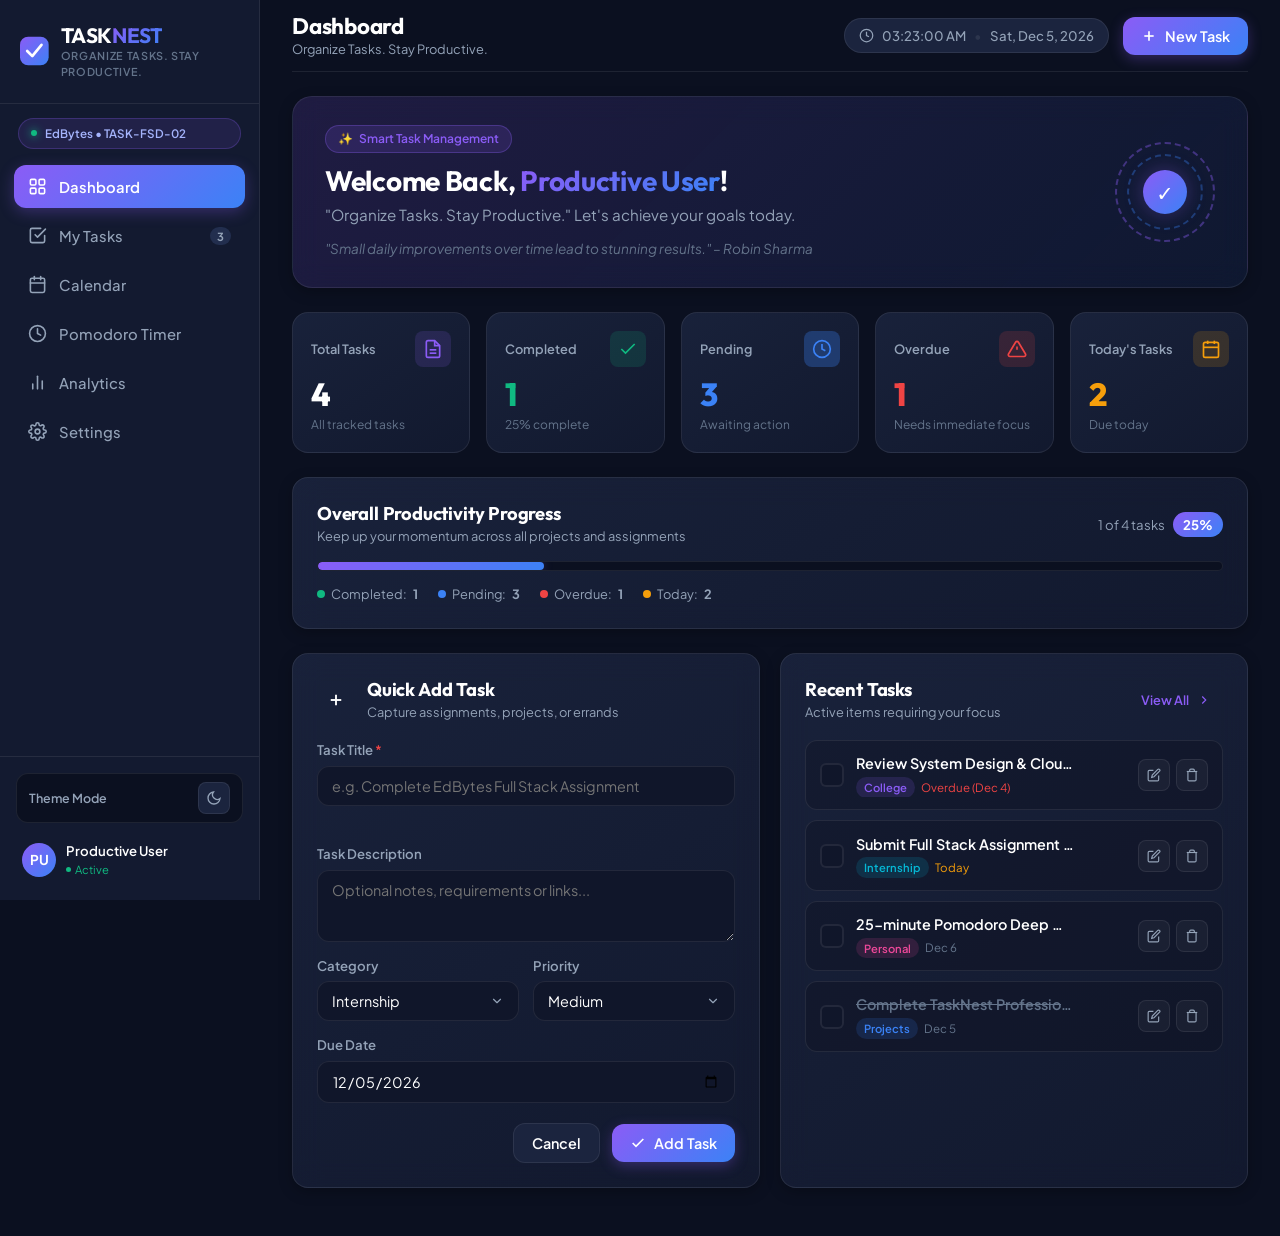
<file: index.html>
<!DOCTYPE html>
<html lang="en">
<head>
  <meta charset="UTF-8">
  <meta name="viewport" content="width=device-width, initial-scale=1.0">
  <meta name="description" content="TASKNEST – Smart Task Management & Productivity App. Organize Tasks. Stay Productive.">
  <meta name="theme-color" content="#0B1020">
  <title>TASKNEST – Smart Task Management App</title>
  <link rel="preconnect" href="https://fonts.googleapis.com">
  <link rel="preconnect" href="https://fonts.gstatic.com" crossorigin>
  <link href="https://fonts.googleapis.com/css2?family=Outfit:wght@500;600;700;800&family=Plus+Jakarta+Sans:wght@400;500;600;700;800&display=swap" rel="stylesheet">
  <link rel="stylesheet" href="style.css">
</head>
<body class="theme-dark">

  <!-- Mobile Sidebar Overlay Backdrop -->
  <div class="sidebar-overlay" id="sidebarOverlay"></div>

  <!-- Main App Shell -->
  <div class="app-shell">

    <!-- ====================================================================
         SIDEBAR NAVIGATION
         ==================================================================== -->
    <aside class="sidebar" id="sidebar">
      
      <!-- Brand & Logo -->
      <div class="sidebar-header">
        <div class="brand">
          <div class="brand-logo">
            <svg viewBox="0 0 28 28" fill="none" xmlns="http://www.w3.org/2000/svg">
              <rect width="28" height="28" rx="8" fill="url(#nestGrad)"/>
              <path d="M7 14L12 19L21 8" stroke="#FFFFFF" stroke-width="2.6" stroke-linecap="round" stroke-linejoin="round"/>
              <defs>
                <linearGradient id="nestGrad" x1="0" y1="0" x2="28" y2="28" gradientUnits="userSpaceOnUse">
                  <stop stop-color="#8B5CF6"/>
                  <stop offset="1" stop-color="#3B82F6"/>
                </linearGradient>
              </defs>
            </svg>
          </div>
          <div class="brand-text">
            <h1 class="brand-title">TASK<span>NEST</span></h1>
            <span class="brand-tagline">Organize Tasks. Stay Productive.</span>
          </div>
        </div>
        <button class="mobile-close-btn" id="sidebarCloseBtn" aria-label="Close sidebar">
          <svg width="20" height="20" viewBox="0 0 24 24" fill="none" stroke="currentColor" stroke-width="2" stroke-linecap="round"><line x1="18" y1="6" x2="6" y2="18"></line><line x1="6" y1="6" x2="18" y2="18"></line></svg>
        </button>
      </div>

      <!-- EdBytes Badge -->
      <div class="sidebar-project-badge">
        <span class="pulse-dot"></span>
        <span>EdBytes • TASK-FSD-02</span>
      </div>

      <!-- Navigation Menu -->
      <nav class="sidebar-nav">
        <ul class="nav-list">
          <li class="nav-item">
            <button class="nav-link active" data-view="dashboard" id="navDashboard">
              <svg class="nav-icon" viewBox="0 0 24 24" fill="none" stroke="currentColor" stroke-width="2" stroke-linecap="round" stroke-linejoin="round">
                <rect x="3" y="3" width="7" height="7" rx="1.5"></rect>
                <rect x="14" y="3" width="7" height="7" rx="1.5"></rect>
                <rect x="14" y="14" width="7" height="7" rx="1.5"></rect>
                <rect x="3" y="14" width="7" height="7" rx="1.5"></rect>
              </svg>
              <span>Dashboard</span>
            </button>
          </li>
          <li class="nav-item">
            <button class="nav-link" data-view="tasks" id="navTasks">
              <svg class="nav-icon" viewBox="0 0 24 24" fill="none" stroke="currentColor" stroke-width="2" stroke-linecap="round" stroke-linejoin="round">
                <path d="M9 11l3 3L22 4"></path>
                <path d="M21 12v7a2 2 0 0 1-2 2H5a2 2 0 0 1-2-2V5a2 2 0 0 1 2-2h11"></path>
              </svg>
              <span>My Tasks</span>
              <span class="nav-badge" id="navPendingBadge">0</span>
            </button>
          </li>
          <li class="nav-item">
            <button class="nav-link" data-view="calendar" id="navCalendar">
              <svg class="nav-icon" viewBox="0 0 24 24" fill="none" stroke="currentColor" stroke-width="2" stroke-linecap="round" stroke-linejoin="round">
                <rect x="3" y="4" width="18" height="18" rx="2" ry="2"></rect>
                <line x1="16" y1="2" x2="16" y2="6"></line>
                <line x1="8" y1="2" x2="8" y2="6"></line>
                <line x1="3" y1="10" x2="21" y2="10"></line>
              </svg>
              <span>Calendar</span>
            </button>
          </li>
          <li class="nav-item">
            <button class="nav-link" data-view="pomodoro" id="navPomodoro">
              <svg class="nav-icon" viewBox="0 0 24 24" fill="none" stroke="currentColor" stroke-width="2" stroke-linecap="round" stroke-linejoin="round">
                <circle cx="12" cy="12" r="10"></circle>
                <polyline points="12 6 12 12 16 14"></polyline>
              </svg>
              <span>Pomodoro Timer</span>
            </button>
          </li>
          <li class="nav-item">
            <button class="nav-link" data-view="analytics" id="navAnalytics">
              <svg class="nav-icon" viewBox="0 0 24 24" fill="none" stroke="currentColor" stroke-width="2" stroke-linecap="round" stroke-linejoin="round">
                <line x1="18" y1="20" x2="18" y2="10"></line>
                <line x1="12" y1="20" x2="12" y2="4"></line>
                <line x1="6" y1="20" x2="6" y2="14"></line>
              </svg>
              <span>Analytics</span>
            </button>
          </li>
          <li class="nav-item">
            <button class="nav-link" data-view="settings" id="navSettings">
              <svg class="nav-icon" viewBox="0 0 24 24" fill="none" stroke="currentColor" stroke-width="2" stroke-linecap="round" stroke-linejoin="round">
                <circle cx="12" cy="12" r="3"></circle>
                <path d="M19.4 15a1.65 1.65 0 0 0 .33 1.82l.06.06a2 2 0 0 1 0 2.83 2 2 0 0 1-2.83 0l-.06-.06a1.65 1.65 0 0 0-1.82-.33 1.65 1.65 0 0 0-1 1.51V21a2 2 0 0 1-2 2 2 2 0 0 1-2-2v-.09A1.65 1.65 0 0 0 9 19.4a1.65 1.65 0 0 0-1.82.33l-.06.06a2 2 0 0 1-2.83 0 2 2 0 0 1 0-2.83l.06-.06a1.65 1.65 0 0 0 .33-1.82 1.65 1.65 0 0 0-1.51-1H3a2 2 0 0 1-2-2 2 2 0 0 1 2-2h.09A1.65 1.65 0 0 0 4.6 9a1.65 1.65 0 0 0-.33-1.82l-.06-.06a2 2 0 0 1 0-2.83 2 2 0 0 1 2.83 0l.06.06a1.65 1.65 0 0 0 1.82.33H9a1.65 1.65 0 0 0 1-1.51V3a2 2 0 0 1 2-2 2 2 0 0 1 2 2v.09a1.65 1.65 0 0 0 1 1.51 1.65 1.65 0 0 0 1.82-.33l.06-.06a2 2 0 0 1 2.83 0 2 2 0 0 1 0 2.83l-.06.06a1.65 1.65 0 0 0-.33 1.82V9a1.65 1.65 0 0 0 1.51 1H21a2 2 0 0 1 2 2 2 2 0 0 1-2 2h-.09a1.65 1.65 0 0 0-1.51 1z"></path>
              </svg>
              <span>Settings</span>
            </button>
          </li>
        </ul>
      </nav>

      <!-- Sidebar Footer -->
      <div class="sidebar-footer">
        <div class="quick-theme-bar">
          <span class="theme-text">Theme Mode</span>
          <button class="theme-toggle-btn" id="quickThemeBtn" title="Toggle Dark/Light Mode">
            <svg class="icon-dark" viewBox="0 0 24 24" fill="none" stroke="currentColor" stroke-width="2">
              <path d="M21 12.79A9 9 0 1 1 11.21 3 7 7 0 0 0 21 12.79z"></path>
            </svg>
            <svg class="icon-light" viewBox="0 0 24 24" fill="none" stroke="currentColor" stroke-width="2">
              <circle cx="12" cy="12" r="5"></circle>
              <line x1="12" y1="1" x2="12" y2="3"></line>
              <line x1="12" y1="21" x2="12" y2="23"></line>
              <line x1="4.22" y1="4.22" x2="5.64" y2="5.64"></line>
              <line x1="18.36" y1="18.36" x2="19.78" y2="19.78"></line>
              <line x1="1" y1="12" x2="3" y2="12"></line>
              <line x1="21" y1="12" x2="23" y2="12"></line>
              <line x1="4.22" y1="19.78" x2="5.64" y2="18.36"></line>
              <line x1="18.36" y1="5.64" x2="19.78" y2="4.22"></line>
            </svg>
          </button>
        </div>

        <div class="user-profile-badge">
          <div class="user-avatar" id="sidebarAvatar">TN</div>
          <div class="user-meta">
            <span class="user-name" id="sidebarUserName">Productive User</span>
            <span class="user-status"><span class="status-dot"></span> Active</span>
          </div>
        </div>
      </div>
    </aside>

    <!-- ====================================================================
         MAIN CONTENT REGION
         ==================================================================== -->
    <main class="main-content">

      <!-- Top Header Bar -->
      <header class="top-header">
        <div class="header-left">
          <button class="mobile-hamburger" id="mobileMenuBtn" aria-label="Toggle navigation">
            <svg width="22" height="22" viewBox="0 0 24 24" fill="none" stroke="currentColor" stroke-width="2">
              <line x1="3" y1="12" x2="21" y2="12"></line>
              <line x1="3" y1="6" x2="21" y2="6"></line>
              <line x1="3" y1="18" x2="21" y2="18"></line>
            </svg>
          </button>
          <div class="header-titles">
            <h2 class="page-title" id="pageTitle">Dashboard</h2>
            <p class="page-subtitle" id="pageSubtitle">Organize Tasks. Stay Productive.</p>
          </div>
        </div>

        <div class="header-right">
          <!-- Dynamic Live Clock & Date -->
          <div class="live-clock-pill">
            <svg width="15" height="15" viewBox="0 0 24 24" fill="none" stroke="currentColor" stroke-width="2">
              <circle cx="12" cy="12" r="10"></circle>
              <polyline points="12 6 12 12 16 14"></polyline>
            </svg>
            <span id="liveClockText">--:--:--</span>
            <span class="clock-divider">•</span>
            <span id="liveDateText">Loading...</span>
          </div>

          <button class="btn btn-primary" id="openAddModalBtn">
            <svg width="16" height="16" viewBox="0 0 24 24" fill="none" stroke="currentColor" stroke-width="2.5">
              <line x1="12" y1="5" x2="12" y2="19"></line>
              <line x1="5" y1="12" x2="19" y2="12"></line>
            </svg>
            <span>New Task</span>
          </button>
        </div>
      </header>

      <!-- ==================================================================
           VIEW 1: DASHBOARD
           ================================================================== -->
      <section class="view-panel active" id="viewDashboard">
        
        <!-- Welcome Hero Section -->
        <div class="welcome-hero glass-card">
          <div class="welcome-text-wrap">
            <div class="welcome-tag">
              <span>✨</span> Smart Task Management
            </div>
            <h3 class="welcome-heading">Welcome Back, <span id="welcomeUserName">Productive User</span>!</h3>
            <p class="welcome-tagline">"Organize Tasks. Stay Productive." Let's achieve your goals today.</p>
            <div class="welcome-quote-box">
              <span class="quote-text" id="dailyQuote">"Small daily improvements over time lead to stunning results."</span>
            </div>
          </div>
          <div class="welcome-visual">
            <div class="visual-circle outer"></div>
            <div class="visual-circle inner"></div>
            <div class="visual-check">✓</div>
          </div>
        </div>

        <!-- 5 Dashboard Statistics Cards -->
        <div class="dashboard-stats-grid">
          
          <!-- Stat 1: Total Tasks -->
          <div class="stat-card stat-total">
            <div class="stat-header">
              <span class="stat-label">Total Tasks</span>
              <div class="stat-icon-wrap icon-purple">
                <svg width="20" height="20" viewBox="0 0 24 24" fill="none" stroke="currentColor" stroke-width="2">
                  <path d="M14 2H6a2 2 0 0 0-2 2v16a2 2 0 0 0 2 2h12a2 2 0 0 0 2-2V8z"></path>
                  <polyline points="14 2 14 8 20 8"></polyline>
                  <line x1="16" y1="13" x2="8" y2="13"></line>
                  <line x1="16" y1="17" x2="8" y2="17"></line>
                </svg>
              </div>
            </div>
            <div class="stat-value" id="dashTotalCount">0</div>
            <p class="stat-footer">All tracked tasks</p>
          </div>

          <!-- Stat 2: Completed Tasks -->
          <div class="stat-card stat-completed">
            <div class="stat-header">
              <span class="stat-label">Completed</span>
              <div class="stat-icon-wrap icon-green">
                <svg width="20" height="20" viewBox="0 0 24 24" fill="none" stroke="currentColor" stroke-width="2">
                  <polyline points="20 6 9 17 4 12"></polyline>
                </svg>
              </div>
            </div>
            <div class="stat-value text-success" id="dashCompletedCount">0</div>
            <p class="stat-footer" id="dashCompletionRateDesc">0% complete</p>
          </div>

          <!-- Stat 3: Pending Tasks -->
          <div class="stat-card stat-pending">
            <div class="stat-header">
              <span class="stat-label">Pending</span>
              <div class="stat-icon-wrap icon-blue">
                <svg width="20" height="20" viewBox="0 0 24 24" fill="none" stroke="currentColor" stroke-width="2">
                  <circle cx="12" cy="12" r="10"></circle>
                  <polyline points="12 6 12 12 16 14"></polyline>
                </svg>
              </div>
            </div>
            <div class="stat-value text-blue" id="dashPendingCount">0</div>
            <p class="stat-footer">Awaiting action</p>
          </div>

          <!-- Stat 4: Overdue Tasks -->
          <div class="stat-card stat-overdue">
            <div class="stat-header">
              <span class="stat-label">Overdue</span>
              <div class="stat-icon-wrap icon-red">
                <svg width="20" height="20" viewBox="0 0 24 24" fill="none" stroke="currentColor" stroke-width="2">
                  <path d="M10.29 3.86L1.82 18a2 2 0 0 0 1.71 3h16.94a2 2 0 0 0 1.71-3L13.71 3.86a2 2 0 0 0-3.42 0z"></path>
                  <line x1="12" y1="9" x2="12" y2="13"></line>
                  <line x1="12" y1="17" x2="12.01" y2="17"></line>
                </svg>
              </div>
            </div>
            <div class="stat-value text-danger" id="dashOverdueCount">0</div>
            <p class="stat-footer">Needs immediate focus</p>
          </div>

          <!-- Stat 5: Today's Tasks -->
          <div class="stat-card stat-today">
            <div class="stat-header">
              <span class="stat-label">Today's Tasks</span>
              <div class="stat-icon-wrap icon-orange">
                <svg width="20" height="20" viewBox="0 0 24 24" fill="none" stroke="currentColor" stroke-width="2">
                  <rect x="3" y="4" width="18" height="18" rx="2"></rect>
                  <line x1="16" y1="2" x2="16" y2="6"></line>
                  <line x1="8" y1="2" x2="8" y2="6"></line>
                  <line x1="3" y1="10" x2="21" y2="10"></line>
                </svg>
              </div>
            </div>
            <div class="stat-value text-warning" id="dashTodayCount">0</div>
            <p class="stat-footer">Due today</p>
          </div>

        </div>

        <!-- Overall Completion Progress Bar Section -->
        <div class="completion-progress-card glass-card">
          <div class="progress-info-row">
            <div>
              <h4 class="card-title">Overall Productivity Progress</h4>
              <p class="card-subtitle">Keep up your momentum across all projects and assignments</p>
            </div>
            <div class="progress-stats-pill">
              <span id="dashProgressRatioText">0 of 0 tasks</span>
              <span class="progress-percent-chip" id="dashProgressPercent">0%</span>
            </div>
          </div>

          <div class="progress-track">
            <div class="progress-bar-fill" id="dashProgressBar" style="width: 0%;"></div>
          </div>

          <div class="progress-breakdown-row">
            <span class="breakdown-item"><span class="dot dot-completed"></span> Completed: <strong id="progressCompCount">0</strong></span>
            <span class="breakdown-item"><span class="dot dot-pending"></span> Pending: <strong id="progressPendCount">0</strong></span>
            <span class="breakdown-item"><span class="dot dot-overdue"></span> Overdue: <strong id="progressOverCount">0</strong></span>
            <span class="breakdown-item"><span class="dot dot-today"></span> Today: <strong id="progressTodayCount">0</strong></span>
          </div>
        </div>

        <!-- Dashboard Split Grid: Quick Add Task + Recent Tasks -->
        <div class="dashboard-split-grid">
          
          <!-- Inline Quick Add Task Card -->
          <div class="glass-card quick-add-card">
            <div class="card-header-styled">
              <div class="header-icon-pill">
                <svg width="18" height="18" viewBox="0 0 24 24" fill="none" stroke="currentColor" stroke-width="2.5">
                  <line x1="12" y1="5" x2="12" y2="19"></line>
                  <line x1="5" y1="12" x2="19" y2="12"></line>
                </svg>
              </div>
              <div>
                <h4 class="card-title">Quick Add Task</h4>
                <p class="card-subtitle">Capture assignments, projects, or errands</p>
              </div>
            </div>

            <form id="dashQuickAddForm" class="task-form" novalidate>
              <div class="form-group">
                <label for="dashTaskTitle" class="form-label">Task Title <span class="required">*</span></label>
                <input type="text" id="dashTaskTitle" class="form-control" placeholder="e.g. Complete EdBytes Full Stack Assignment" maxlength="140" autocomplete="off" required>
                <span class="field-error" id="dashTitleError"></span>
              </div>

              <div class="form-group">
                <label for="dashTaskDesc" class="form-label">Task Description</label>
                <textarea id="dashTaskDesc" class="form-control form-textarea" rows="2" placeholder="Optional notes, requirements or links..." maxlength="400"></textarea>
              </div>

              <div class="form-row-2">
                <div class="form-group">
                  <label for="dashTaskCategory" class="form-label">Category</label>
                  <select id="dashTaskCategory" class="form-control form-select">
                    <option value="College">College</option>
                    <option value="Personal">Personal</option>
                    <option value="Projects">Projects</option>
                    <option value="Internship" selected>Internship</option>
                    <option value="Work">Work</option>
                    <option value="Other">Other</option>
                  </select>
                </div>

                <div class="form-group">
                  <label for="dashTaskPriority" class="form-label">Priority</label>
                  <select id="dashTaskPriority" class="form-control form-select">
                    <option value="High">High</option>
                    <option value="Medium" selected>Medium</option>
                    <option value="Low">Low</option>
                  </select>
                </div>
              </div>

              <div class="form-group">
                <label for="dashTaskDueDate" class="form-label">Due Date</label>
                <input type="date" id="dashTaskDueDate" class="form-control">
              </div>

              <div class="form-actions">
                <button type="button" class="btn btn-secondary" id="dashCancelBtn">Cancel</button>
                <button type="submit" class="btn btn-primary">
                  <svg width="16" height="16" viewBox="0 0 24 24" fill="none" stroke="currentColor" stroke-width="2.5"><polyline points="20 6 9 17 4 12"></polyline></svg>
                  <span>Add Task</span>
                </button>
              </div>
            </form>
          </div>

          <!-- Recent Tasks List Card -->
          <div class="glass-card recent-tasks-card">
            <div class="card-header-styled space-between">
              <div>
                <h4 class="card-title">Recent Tasks</h4>
                <p class="card-subtitle">Active items requiring your focus</p>
              </div>
              <button class="btn btn-ghost btn-sm" id="viewAllFromDashBtn">
                View All
                <svg width="14" height="14" viewBox="0 0 24 24" fill="none" stroke="currentColor" stroke-width="2"><polyline points="9 18 15 12 9 6"></polyline></svg>
              </button>
            </div>

            <div class="recent-tasks-list" id="dashRecentTasksList">
              <!-- Rendered dynamically -->
            </div>
          </div>

        </div>

      </section>

      <!-- ==================================================================
           VIEW 2: MY TASKS (CRUD & FILTERING)
           ================================================================== -->
      <section class="view-panel" id="viewTasks">
        
        <!-- Filter & Search Control Center -->
        <div class="tasks-filter-card glass-card">
          
          <!-- Search & Action Row -->
          <div class="search-sort-row">
            <div class="search-wrapper">
              <svg class="search-icon" width="18" height="18" viewBox="0 0 24 24" fill="none" stroke="currentColor" stroke-width="2">
                <circle cx="11" cy="11" r="8"></circle>
                <line x1="21" y1="21" x2="16.65" y2="16.65"></line>
              </svg>
              <input type="text" id="taskSearchInput" class="search-input" placeholder="Search tasks by title or description...">
              <button class="search-clear-btn" id="searchClearBtn" title="Clear search" style="display: none;">
                <svg width="15" height="15" viewBox="0 0 24 24" fill="none" stroke="currentColor" stroke-width="2"><line x1="18" y1="6" x2="6" y2="18"></line><line x1="6" y1="6" x2="18" y2="18"></line></svg>
              </button>
            </div>

            <div class="sort-wrapper">
              <label for="taskSortSelect" class="sort-label">Sort:</label>
              <select id="taskSortSelect" class="form-control form-select sort-select">
                <option value="due-asc">Due Date (Earliest First)</option>
                <option value="due-desc">Due Date (Latest First)</option>
                <option value="created-desc" selected>Recently Added</option>
                <option value="priority-desc">Priority (High to Low)</option>
              </select>
            </div>

            <button class="btn btn-secondary btn-sm" id="clearAllFiltersBtn">
              <svg width="14" height="14" viewBox="0 0 24 24" fill="none" stroke="currentColor" stroke-width="2">
                <polyline points="1 4 1 10 7 10"></polyline>
                <path d="M3.51 15a9 9 0 1 0 2.13-9.36L1 10"></path>
              </svg>
              <span>Clear Filters</span>
            </button>
          </div>

          <!-- Compound Filter Rows -->
          <div class="filter-groups-wrap">
            
            <!-- Status Filter -->
            <div class="filter-row">
              <span class="filter-label">Status:</span>
              <div class="filter-pills" id="statusFilterPills">
                <button class="filter-pill active" data-status="All">All Tasks</button>
                <button class="filter-pill" data-status="Pending">Pending</button>
                <button class="filter-pill" data-status="Completed">Completed</button>
                <button class="filter-pill" data-status="Overdue">Overdue</button>
              </div>
            </div>

            <!-- Category Filter -->
            <div class="filter-row">
              <span class="filter-label">Category:</span>
              <div class="filter-pills" id="categoryFilterPills">
                <button class="filter-pill active" data-category="All">All Categories</button>
                <button class="filter-pill" data-category="College">College</button>
                <button class="filter-pill" data-category="Personal">Personal</button>
                <button class="filter-pill" data-category="Projects">Projects</button>
                <button class="filter-pill" data-category="Internship">Internship</button>
                <button class="filter-pill" data-category="Work">Work</button>
                <button class="filter-pill" data-category="Other">Other</button>
              </div>
            </div>

            <!-- Priority Filter -->
            <div class="filter-row">
              <span class="filter-label">Priority:</span>
              <div class="filter-pills" id="priorityFilterPills">
                <button class="filter-pill active" data-priority="All">All Priorities</button>
                <button class="filter-pill prio-high" data-priority="High">High</button>
                <button class="filter-pill prio-medium" data-priority="Medium">Medium</button>
                <button class="filter-pill prio-low" data-priority="Low">Low</button>
              </div>
            </div>

          </div>

          <!-- Result Indicator Bar -->
          <div class="filter-results-bar">
            <span class="results-text" id="tasksResultCount">Showing 0 tasks</span>
            <div class="active-tags-row" id="activeFilterTags"></div>
          </div>

        </div>

        <!-- Task Cards Grid -->
        <div class="tasks-grid" id="taskCardsContainer">
          <!-- Dynamically populated or shows empty state -->
        </div>

      </section>

      <!-- ==================================================================
           VIEW 3: CALENDAR
           ================================================================== -->
      <section class="view-panel" id="viewCalendar">
        <div class="calendar-layout">
          
          <!-- Calendar Board -->
          <div class="calendar-board glass-card">
            <div class="calendar-header">
              <div class="calendar-month-title-wrap">
                <h3 class="calendar-month-title" id="calendarMonthYearText">Month 2026</h3>
                <span class="calendar-task-badge" id="calendarTaskCountBadge">0 scheduled</span>
              </div>
              <div class="calendar-nav-controls">
                <button class="btn btn-secondary btn-icon" id="calPrevMonthBtn" title="Previous Month">
                  <svg width="18" height="18" viewBox="0 0 24 24" fill="none" stroke="currentColor" stroke-width="2"><polyline points="15 18 9 12 15 6"></polyline></svg>
                </button>
                <button class="btn btn-secondary btn-sm" id="calTodayBtn">Today</button>
                <button class="btn btn-secondary btn-icon" id="calNextMonthBtn" title="Next Month">
                  <svg width="18" height="18" viewBox="0 0 24 24" fill="none" stroke="currentColor" stroke-width="2"><polyline points="9 18 15 12 9 6"></polyline></svg>
                </button>
              </div>
            </div>

            <!-- Weekday Headers -->
            <div class="calendar-weekdays-row">
              <div class="weekday-cell">Sun</div>
              <div class="weekday-cell">Mon</div>
              <div class="weekday-cell">Tue</div>
              <div class="weekday-cell">Wed</div>
              <div class="weekday-cell">Thu</div>
              <div class="weekday-cell">Fri</div>
              <div class="weekday-cell">Sat</div>
            </div>

            <!-- Dynamic Days Grid -->
            <div class="calendar-days-grid" id="calendarDaysGrid">
              <!-- Rendered via JS -->
            </div>

            <!-- Calendar Legend -->
            <div class="calendar-legend">
              <div class="legend-item"><span class="legend-dot dot-today"></span> Today</div>
              <div class="legend-item"><span class="legend-dot dot-pending"></span> Pending Tasks</div>
              <div class="legend-item"><span class="legend-dot dot-overdue"></span> Overdue</div>
              <div class="legend-item"><span class="legend-dot dot-completed"></span> Completed</div>
            </div>
          </div>

          <!-- Calendar Date Task Details Side Panel -->
          <div class="calendar-side-panel glass-card">
            <div class="cal-panel-top">
              <div>
                <h4 class="cal-panel-title" id="calSelectedDateTitle">Selected Date</h4>
                <p class="cal-panel-subtitle" id="calSelectedDateSubtitle">Tasks due on this day</p>
              </div>
              <button class="btn btn-primary btn-sm" id="calQuickAddBtn">
                <svg width="14" height="14" viewBox="0 0 24 24" fill="none" stroke="currentColor" stroke-width="2.5"><line x1="12" y1="5" x2="12" y2="19"></line><line x1="5" y1="12" x2="19" y2="12"></line></svg>
                <span>Add Task</span>
              </button>
            </div>

            <div class="cal-tasks-list" id="calSelectedTasksList">
              <!-- Dynamically populated -->
            </div>
          </div>

        </div>
      </section>

      <!-- ==================================================================
           VIEW 4: POMODORO FOCUS TIMER
           ================================================================== -->
      <section class="view-panel" id="viewPomodoro">
        <div class="pomodoro-container glass-card">
          
          <div class="pomodoro-header">
            <div class="header-icon-pill icon-purple">
              <svg width="22" height="22" viewBox="0 0 24 24" fill="none" stroke="currentColor" stroke-width="2">
                <circle cx="12" cy="12" r="10"></circle>
                <polyline points="12 6 12 12 16 14"></polyline>
              </svg>
            </div>
            <div>
              <h3 class="card-title">Pomodoro Focus Timer</h3>
              <p class="card-subtitle">Boost productivity with time-blocked deep work and planned breaks</p>
            </div>
          </div>

          <!-- Mode Selector Tabs -->
          <div class="pomodoro-mode-tabs">
            <button class="pomo-mode-btn active" data-mode="focus">Focus (25m)</button>
            <button class="pomo-mode-btn" data-mode="shortBreak">Short Break (5m)</button>
            <button class="pomo-mode-btn" data-mode="longBreak">Long Break (15m)</button>
          </div>

          <!-- Visual Circular Timer Display -->
          <div class="pomodoro-timer-display">
            <svg class="pomo-circle-svg" viewBox="0 0 220 220">
              <circle class="pomo-circle-track" cx="110" cy="110" r="95"></circle>
              <circle class="pomo-circle-progress" id="pomoProgressRing" cx="110" cy="110" r="95"></circle>
            </svg>
            <div class="pomo-timer-inner">
              <span class="pomo-time-text" id="pomoTimeDisplay">25:00</span>
              <span class="pomo-status-label" id="pomoStatusLabel">Ready to Focus</span>
            </div>
          </div>

          <!-- Control Buttons -->
          <div class="pomodoro-controls">
            <button class="btn btn-primary btn-lg" id="pomoStartBtn">
              <svg width="18" height="18" viewBox="0 0 24 24" fill="none" stroke="currentColor" stroke-width="2.5"><polygon points="5 3 19 12 5 21 5 3"></polygon></svg>
              <span id="pomoStartBtnText">Start Focus</span>
            </button>
            <button class="btn btn-secondary btn-lg" id="pomoResetBtn">
              <svg width="18" height="18" viewBox="0 0 24 24" fill="none" stroke="currentColor" stroke-width="2"><path d="M23 4v6h-6"></path><path d="M20.49 15a9 9 0 1 1-2.12-9.36L23 10"></path></svg>
              <span>Reset</span>
            </button>
          </div>

          <!-- Session Stats & Sound Toggle -->
          <div class="pomodoro-footer-stats">
            <div class="pomo-stat-item">
              <span class="pomo-stat-title">Completed Sessions:</span>
              <span class="pomo-stat-val" id="pomoSessionCount">0</span>
            </div>
            <div class="pomo-stat-item">
              <span class="pomo-stat-title">Total Focus Time:</span>
              <span class="pomo-stat-val" id="pomoTotalFocusMinutes">0 mins</span>
            </div>
            <div class="pomo-stat-item">
              <label class="pomo-sound-toggle">
                <input type="checkbox" id="pomoSoundToggle" checked>
                <span>Chime Sound</span>
              </label>
            </div>
          </div>

        </div>
      </section>

      <!-- ==================================================================
           VIEW 5: PRODUCTIVITY ANALYTICS
           ================================================================== -->
      <section class="view-panel" id="viewAnalytics">
        
        <!-- Score & Health Banner -->
        <div class="analytics-hero-banner glass-card">
          <div class="analytics-score-box">
            <svg viewBox="0 0 100 100" class="analytics-radial-chart">
              <path class="radial-track" d="M 50,50 m 0,-42 a 42,42 0 1 1 0,84 a 42,42 0 1 1 0,-84"/>
              <path class="radial-stroke" id="analyticsScorePath" stroke-dasharray="0, 100" d="M 50,50 m 0,-42 a 42,42 0 1 1 0,84 a 42,42 0 1 1 0,-84"/>
            </svg>
            <div class="analytics-score-content">
              <span id="analyticsProductivityScore">0%</span>
              <span class="score-label">Productivity</span>
            </div>
          </div>
          <div class="analytics-hero-text">
            <h3 class="hero-title" id="analyticsHeadline">Tracking Your Workflow</h3>
            <p class="hero-desc" id="analyticsSummaryText">Consistent task execution keeps your projects ahead of deadlines.</p>
            <div class="analytics-badges-row">
              <span class="badge badge-purple" id="analyticsRateBadge">Completion Rate: 0%</span>
              <span class="badge badge-green" id="analyticsStatusBadge">Status: On Track</span>
            </div>
          </div>
        </div>

        <!-- 4 Summary Stat Cards -->
        <div class="dashboard-stats-grid">
          <div class="stat-card">
            <span class="stat-label">Total Created</span>
            <div class="stat-value text-purple" id="analyticsTotalCount">0</div>
            <p class="stat-footer">Lifetime tasks</p>
          </div>
          <div class="stat-card">
            <span class="stat-label">Completed</span>
            <div class="stat-value text-success" id="analyticsCompletedCount">0</div>
            <p class="stat-footer">Achieved goals</p>
          </div>
          <div class="stat-card">
            <span class="stat-label">Pending</span>
            <div class="stat-value text-blue" id="analyticsPendingCount">0</div>
            <p class="stat-footer">In progress</p>
          </div>
          <div class="stat-card">
            <span class="stat-label">Overdue</span>
            <div class="stat-value text-danger" id="analyticsOverdueCount">0</div>
            <p class="stat-footer">Past deadline</p>
          </div>
        </div>

        <!-- Category & Priority Breakdowns -->
        <div class="analytics-split-grid">
          
          <!-- Category Breakdown -->
          <div class="glass-card breakdown-card">
            <div class="card-header-styled">
              <div class="header-icon-pill icon-purple">
                <svg width="18" height="18" viewBox="0 0 24 24" fill="none" stroke="currentColor" stroke-width="2">
                  <path d="M22 19a2 2 0 0 1-2 2H4a2 2 0 0 1-2-2V5a2 2 0 0 1 2-2h5l2 3h9a2 2 0 0 1 2 2z"></path>
                </svg>
              </div>
              <div>
                <h4 class="card-title">Category Breakdown</h4>
                <p class="card-subtitle">Task allocation by functional area</p>
              </div>
            </div>

            <div class="breakdown-list" id="analyticsCategoryList">
              <!-- Dynamically generated bars -->
            </div>
          </div>

          <!-- Priority Breakdown -->
          <div class="glass-card breakdown-card">
            <div class="card-header-styled">
              <div class="header-icon-pill icon-orange">
                <svg width="18" height="18" viewBox="0 0 24 24" fill="none" stroke="currentColor" stroke-width="2">
                  <polygon points="12 2 15.09 8.26 22 9.27 17 14.14 18.18 21.02 12 17.77 5.82 21.02 7 14.14 2 9.27 8.91 8.26 12 2"></polygon>
                </svg>
              </div>
              <div>
                <h4 class="card-title">Priority Breakdown</h4>
                <p class="card-subtitle">Urgency distribution across tasks</p>
              </div>
            </div>

            <div class="breakdown-list" id="analyticsPriorityList">
              <!-- Dynamically generated bars -->
            </div>
          </div>

        </div>

        <!-- Daily Summary & Weekly Velocity Report -->
        <div class="analytics-split-grid">
          
          <!-- Daily Productivity Summary -->
          <div class="glass-card report-card">
            <div class="card-header-styled">
              <div class="header-icon-pill icon-green">
                <svg width="18" height="18" viewBox="0 0 24 24" fill="none" stroke="currentColor" stroke-width="2">
                  <circle cx="12" cy="12" r="10"></circle>
                  <polyline points="12 6 12 12 14 14"></polyline>
                </svg>
              </div>
              <div>
                <h4 class="card-title">Daily Productivity Summary</h4>
                <p class="card-subtitle">Performance snapshot for today</p>
              </div>
            </div>

            <div class="daily-summary-stats">
              <div class="daily-stat-row">
                <span>Tasks Due Today:</span>
                <strong id="dailyDueTodayCount">0</strong>
              </div>
              <div class="daily-stat-row">
                <span>Completed Today:</span>
                <strong class="text-success" id="dailyCompletedTodayCount">0</strong>
              </div>
              <div class="daily-stat-row">
                <span>Pending for Today:</span>
                <strong class="text-warning" id="dailyPendingTodayCount">0</strong>
              </div>
              <div class="daily-stat-row">
                <span>Focus Sessions Today:</span>
                <strong class="text-purple" id="dailyPomodoroSessions">0</strong>
              </div>
            </div>
          </div>

          <!-- Weekly Productivity Report -->
          <div class="glass-card report-card">
            <div class="card-header-styled">
              <div class="header-icon-pill icon-blue">
                <svg width="18" height="18" viewBox="0 0 24 24" fill="none" stroke="currentColor" stroke-width="2">
                  <line x1="18" y1="20" x2="18" y2="10"></line>
                  <line x1="12" y1="20" x2="12" y2="4"></line>
                  <line x1="6" y1="20" x2="6" y2="14"></line>
                </svg>
              </div>
              <div>
                <h4 class="card-title">Weekly Productivity Report</h4>
                <p class="card-subtitle">Completion activity over the last 7 days</p>
              </div>
            </div>

            <div class="weekly-velocity-chart" id="weeklyVelocityChart">
              <!-- Dynamically generated weekly bars -->
            </div>
          </div>

        </div>

      </section>

      <!-- ==================================================================
           VIEW 6: SETTINGS
           ================================================================== -->
      <section class="view-panel" id="viewSettings">
        <div class="settings-layout">
          
          <!-- User Profile Settings -->
          <div class="glass-card settings-card">
            <div class="card-header-styled">
              <div class="header-icon-pill icon-purple">
                <svg width="18" height="18" viewBox="0 0 24 24" fill="none" stroke="currentColor" stroke-width="2">
                  <path d="M20 21v-2a4 4 0 0 0-4-4H8a4 4 0 0 0-4 4v2"></path>
                  <circle cx="12" cy="7" r="4"></circle>
                </svg>
              </div>
              <div>
                <h4 class="card-title">User Profile</h4>
                <p class="card-subtitle">Customize how TaskNest greets you</p>
              </div>
            </div>

            <form id="settingsProfileForm" class="settings-form">
              <div class="form-group">
                <label for="settingsDisplayName" class="form-label">Display Name</label>
                <input type="text" id="settingsDisplayName" class="form-control" placeholder="Your name" maxlength="32">
                <span class="form-hint">Used in welcome banners, greetings, and avatar initials</span>
              </div>
              <button type="submit" class="btn btn-primary btn-sm">Save Profile</button>
            </form>
          </div>

          <!-- Theme Selection Settings -->
          <div class="glass-card settings-card">
            <div class="card-header-styled">
              <div class="header-icon-pill icon-blue">
                <svg width="18" height="18" viewBox="0 0 24 24" fill="none" stroke="currentColor" stroke-width="2">
                  <circle cx="12" cy="12" r="5"></circle>
                  <line x1="12" y1="1" x2="12" y2="3"></line>
                  <line x1="12" y1="21" x2="12" y2="23"></line>
                  <line x1="4.22" y1="4.22" x2="5.64" y2="5.64"></line>
                  <line x1="18.36" y1="18.36" x2="19.78" y2="19.78"></line>
                  <line x1="1" y1="12" x2="3" y2="12"></line>
                  <line x1="21" y1="12" x2="23" y2="12"></line>
                </svg>
              </div>
              <div>
                <h4 class="card-title">Theme & Appearance</h4>
                <p class="card-subtitle">Choose your preferred visual aesthetic</p>
              </div>
            </div>

            <div class="theme-picker-grid">
              <div class="theme-card active" id="themeCardDark" data-theme="theme-dark">
                <div class="theme-preview preview-dark">
                  <div class="p-bar"></div>
                  <div class="p-line l1"></div>
                  <div class="p-line l2"></div>
                </div>
                <div class="theme-label-wrap">
                  <span class="theme-name">Dark Navy (Default)</span>
                  <span class="theme-sub">Navy glassmorphism with purple accents</span>
                </div>
                <div class="theme-check-dot"></div>
              </div>

              <div class="theme-card" id="themeCardLight" data-theme="theme-light">
                <div class="theme-preview preview-light">
                  <div class="p-bar"></div>
                  <div class="p-line l1"></div>
                  <div class="p-line l2"></div>
                </div>
                <div class="theme-label-wrap">
                  <span class="theme-name">Light Mode</span>
                  <span class="theme-sub">Clean white and slate productivity workspace</span>
                </div>
                <div class="theme-check-dot"></div>
              </div>
            </div>
          </div>

          <!-- Notification Preferences -->
          <div class="glass-card settings-card">
            <div class="card-header-styled">
              <div class="header-icon-pill icon-green">
                <svg width="18" height="18" viewBox="0 0 24 24" fill="none" stroke="currentColor" stroke-width="2">
                  <path d="M18 8A6 6 0 0 0 6 8c0 7-3 9-3 9h18s-3-2-3-9"></path>
                  <path d="M13.73 21a2 2 0 0 1-3.46 0"></path>
                </svg>
              </div>
              <div>
                <h4 class="card-title">Notification Preferences</h4>
                <p class="card-subtitle">Control in-app alerts and sound effects</p>
              </div>
            </div>

            <div class="setting-toggle-row">
              <div>
                <span class="toggle-name">Show In-App Toast Notifications</span>
                <span class="toggle-desc">Display feedback alerts when tasks are added, edited, or removed</span>
              </div>
              <label class="switch">
                <input type="checkbox" id="settingsToastToggle" checked>
                <span class="slider round"></span>
              </label>
            </div>
          </div>

          <!-- Data Management & Danger Zone -->
          <div class="glass-card settings-card danger-zone-card">
            <div class="card-header-styled">
              <div class="header-icon-pill icon-red">
                <svg width="18" height="18" viewBox="0 0 24 24" fill="none" stroke="currentColor" stroke-width="2">
                  <path d="M10.29 3.86L1.82 18a2 2 0 0 0 1.71 3h16.94a2 2 0 0 0 1.71-3L13.71 3.86a2 2 0 0 0-3.42 0z"></path>
                  <line x1="12" y1="9" x2="12" y2="13"></line>
                  <line x1="12" y1="17" x2="12.01" y2="17"></line>
                </svg>
              </div>
              <div>
                <h4 class="card-title text-danger">Data Management & Reset</h4>
                <p class="card-subtitle">Backup your tasks or reset your local workspace</p>
              </div>
            </div>

            <div class="danger-actions-list">
              <div class="danger-row">
                <div>
                  <span class="danger-title">Backup & Restore Tasks</span>
                  <span class="danger-desc">Export your task data as JSON or restore from a backup file</span>
                </div>
                <div class="danger-btn-group">
                  <button class="btn btn-secondary btn-sm" id="exportDataBtn">Export JSON</button>
                  <label class="btn btn-secondary btn-sm file-label">
                    Import JSON
                    <input type="file" id="importDataInput" accept=".json" style="display: none;">
                  </label>
                </div>
              </div>

              <div class="danger-row">
                <div>
                  <span class="danger-title">Clear All Tasks</span>
                  <span class="danger-desc">Permanently remove all tasks from LocalStorage</span>
                </div>
                <button class="btn btn-outline-danger btn-sm" id="clearAllTasksBtn">Clear All Tasks</button>
              </div>

              <div class="danger-row">
                <div>
                  <span class="danger-title">Reset Application</span>
                  <span class="danger-desc">Reset settings and reload default starter tasks</span>
                </div>
                <button class="btn btn-danger btn-sm" id="resetAppBtn">Reset Application</button>
              </div>
            </div>
          </div>

        </div>
      </section>

    </main>
  </div>

  <!-- ====================================================================
       MODALS: ADD TASK, EDIT TASK, CONFIRM
       ==================================================================== -->
  <!-- ADD TASK MODAL -->
  <div class="modal-backdrop" id="addTaskModal">
    <div class="modal-dialog glass-card">
      <div class="modal-header">
        <div class="modal-title-wrap">
          <div class="header-icon-pill icon-purple">
            <svg width="18" height="18" viewBox="0 0 24 24" fill="none" stroke="currentColor" stroke-width="2.5"><line x1="12" y1="5" x2="12" y2="19"></line><line x1="5" y1="12" x2="19" y2="12"></line></svg>
          </div>
          <div>
            <h3 class="modal-title">Create New Task</h3>
            <p class="modal-subtitle">Add a task with category, priority, and due date</p>
          </div>
        </div>
        <button class="modal-close-btn" id="closeAddModalBtn" aria-label="Close modal">
          <svg width="20" height="20" viewBox="0 0 24 24" fill="none" stroke="currentColor" stroke-width="2"><line x1="18" y1="6" x2="6" y2="18"></line><line x1="6" y1="6" x2="18" y2="18"></line></svg>
        </button>
      </div>

      <form id="modalAddTaskForm" class="modal-form" novalidate>
        <div class="form-group">
          <label for="modalTaskTitle" class="form-label">Task Title <span class="required">*</span></label>
          <input type="text" id="modalTaskTitle" class="form-control" placeholder="e.g. Prepare Presentation Slides" maxlength="140" required autocomplete="off">
          <span class="field-error" id="modalTitleError"></span>
        </div>

        <div class="form-group">
          <label for="modalTaskDesc" class="form-label">Task Description</label>
          <textarea id="modalTaskDesc" class="form-control form-textarea" rows="3" placeholder="Key points, requirements, or links..." maxlength="400"></textarea>
        </div>

        <div class="form-row-2">
          <div class="form-group">
            <label for="modalTaskCategory" class="form-label">Category</label>
            <select id="modalTaskCategory" class="form-control form-select">
              <option value="College">College</option>
              <option value="Personal">Personal</option>
              <option value="Projects">Projects</option>
              <option value="Internship" selected>Internship</option>
              <option value="Work">Work</option>
              <option value="Other">Other</option>
            </select>
          </div>

          <div class="form-group">
            <label for="modalTaskPriority" class="form-label">Priority</label>
            <select id="modalTaskPriority" class="form-control form-select">
              <option value="High">High</option>
              <option value="Medium" selected>Medium</option>
              <option value="Low">Low</option>
            </select>
          </div>
        </div>

        <div class="form-group">
          <label for="modalTaskDueDate" class="form-label">Due Date</label>
          <input type="date" id="modalTaskDueDate" class="form-control">
        </div>

        <div class="modal-footer">
          <button type="button" class="btn btn-secondary" id="cancelAddModalBtn">Cancel</button>
          <button type="submit" class="btn btn-primary">
            <svg width="16" height="16" viewBox="0 0 24 24" fill="none" stroke="currentColor" stroke-width="2.5"><polyline points="20 6 9 17 4 12"></polyline></svg>
            <span>Add Task</span>
          </button>
        </div>
      </form>
    </div>
  </div>

  <!-- EDIT TASK MODAL -->
  <div class="modal-backdrop" id="editTaskModal">
    <div class="modal-dialog glass-card">
      <div class="modal-header">
        <div class="modal-title-wrap">
          <div class="header-icon-pill icon-blue">
            <svg width="18" height="18" viewBox="0 0 24 24" fill="none" stroke="currentColor" stroke-width="2">
              <path d="M11 4H4a2 2 0 0 0-2 2v14a2 2 0 0 0 2 2h14a2 2 0 0 0 2-2v-7"></path>
              <path d="M18.5 2.5a2.121 2.121 0 0 1 3 3L12 15l-4 1 1-4 9.5-9.5z"></path>
            </svg>
          </div>
          <div>
            <h3 class="modal-title">Edit Task</h3>
            <p class="modal-subtitle">Update your task information, priority, or timeline</p>
          </div>
        </div>
        <button class="modal-close-btn" id="closeEditModalBtn" aria-label="Close edit modal">
          <svg width="20" height="20" viewBox="0 0 24 24" fill="none" stroke="currentColor" stroke-width="2"><line x1="18" y1="6" x2="6" y2="18"></line><line x1="6" y1="6" x2="18" y2="18"></line></svg>
        </button>
      </div>

      <form id="editTaskForm" class="modal-form" novalidate>
        <input type="hidden" id="editTaskId">

        <div class="form-group">
          <label for="editTaskTitle" class="form-label">Task Title <span class="required">*</span></label>
          <input type="text" id="editTaskTitle" class="form-control" placeholder="Task title..." maxlength="140" required autocomplete="off">
          <span class="field-error" id="editTitleError"></span>
        </div>

        <div class="form-group">
          <label for="editTaskDesc" class="form-label">Task Description</label>
          <textarea id="editTaskDesc" class="form-control form-textarea" rows="3" placeholder="Description or notes..." maxlength="400"></textarea>
        </div>

        <div class="form-row-2">
          <div class="form-group">
            <label for="editTaskCategory" class="form-label">Category</label>
            <select id="editTaskCategory" class="form-control form-select">
              <option value="College">College</option>
              <option value="Personal">Personal</option>
              <option value="Projects">Projects</option>
              <option value="Internship">Internship</option>
              <option value="Work">Work</option>
              <option value="Other">Other</option>
            </select>
          </div>

          <div class="form-group">
            <label for="editTaskPriority" class="form-label">Priority</label>
            <select id="editTaskPriority" class="form-control form-select">
              <option value="High">High</option>
              <option value="Medium">Medium</option>
              <option value="Low">Low</option>
            </select>
          </div>
        </div>

        <div class="form-row-2">
          <div class="form-group">
            <label for="editTaskDueDate" class="form-label">Due Date</label>
            <input type="date" id="editTaskDueDate" class="form-control">
          </div>

          <div class="form-group">
            <label for="editTaskStatus" class="form-label">Status</label>
            <select id="editTaskStatus" class="form-control form-select">
              <option value="pending">Pending</option>
              <option value="completed">Completed</option>
            </select>
          </div>
        </div>

        <div class="modal-footer">
          <button type="button" class="btn btn-secondary" id="cancelEditModalBtn">Cancel</button>
          <button type="submit" class="btn btn-primary">
            <svg width="16" height="16" viewBox="0 0 24 24" fill="none" stroke="currentColor" stroke-width="2.5"><polyline points="20 6 9 17 4 12"></polyline></svg>
            <span>Save Changes</span>
          </button>
        </div>
      </form>
    </div>
  </div>

  <!-- CONFIRMATION MODAL -->
  <div class="modal-backdrop" id="confirmModal">
    <div class="modal-dialog modal-dialog-sm glass-card">
      <div class="modal-header">
        <div class="modal-title-wrap">
          <div class="header-icon-pill icon-red">
            <svg width="20" height="20" viewBox="0 0 24 24" fill="none" stroke="currentColor" stroke-width="2">
              <path d="M10.29 3.86L1.82 18a2 2 0 0 0 1.71 3h16.94a2 2 0 0 0 1.71-3L13.71 3.86a2 2 0 0 0-3.42 0z"></path>
              <line x1="12" y1="9" x2="12" y2="13"></line>
              <line x1="12" y1="17" x2="12.01" y2="17"></line>
            </svg>
          </div>
          <div>
            <h3 class="modal-title" id="confirmModalTitle">Confirm Action</h3>
            <p class="modal-subtitle">Please verify before proceeding</p>
          </div>
        </div>
      </div>

      <div class="confirm-modal-body">
        <p id="confirmModalMessage">Are you sure you want to perform this action? This cannot be undone.</p>
      </div>

      <div class="modal-footer">
        <button type="button" class="btn btn-secondary" id="confirmCancelBtn">Cancel</button>
        <button type="button" class="btn btn-danger" id="confirmOkBtn">Confirm</button>
      </div>
    </div>
  </div>

  <!-- TOAST NOTIFICATION CONTAINER -->
  <div class="toast-container" id="toastContainer" aria-live="polite"></div>

  <!-- MAIN SCRIPT -->
  <script src="script.js"></script>
</body>
</html>
</file>
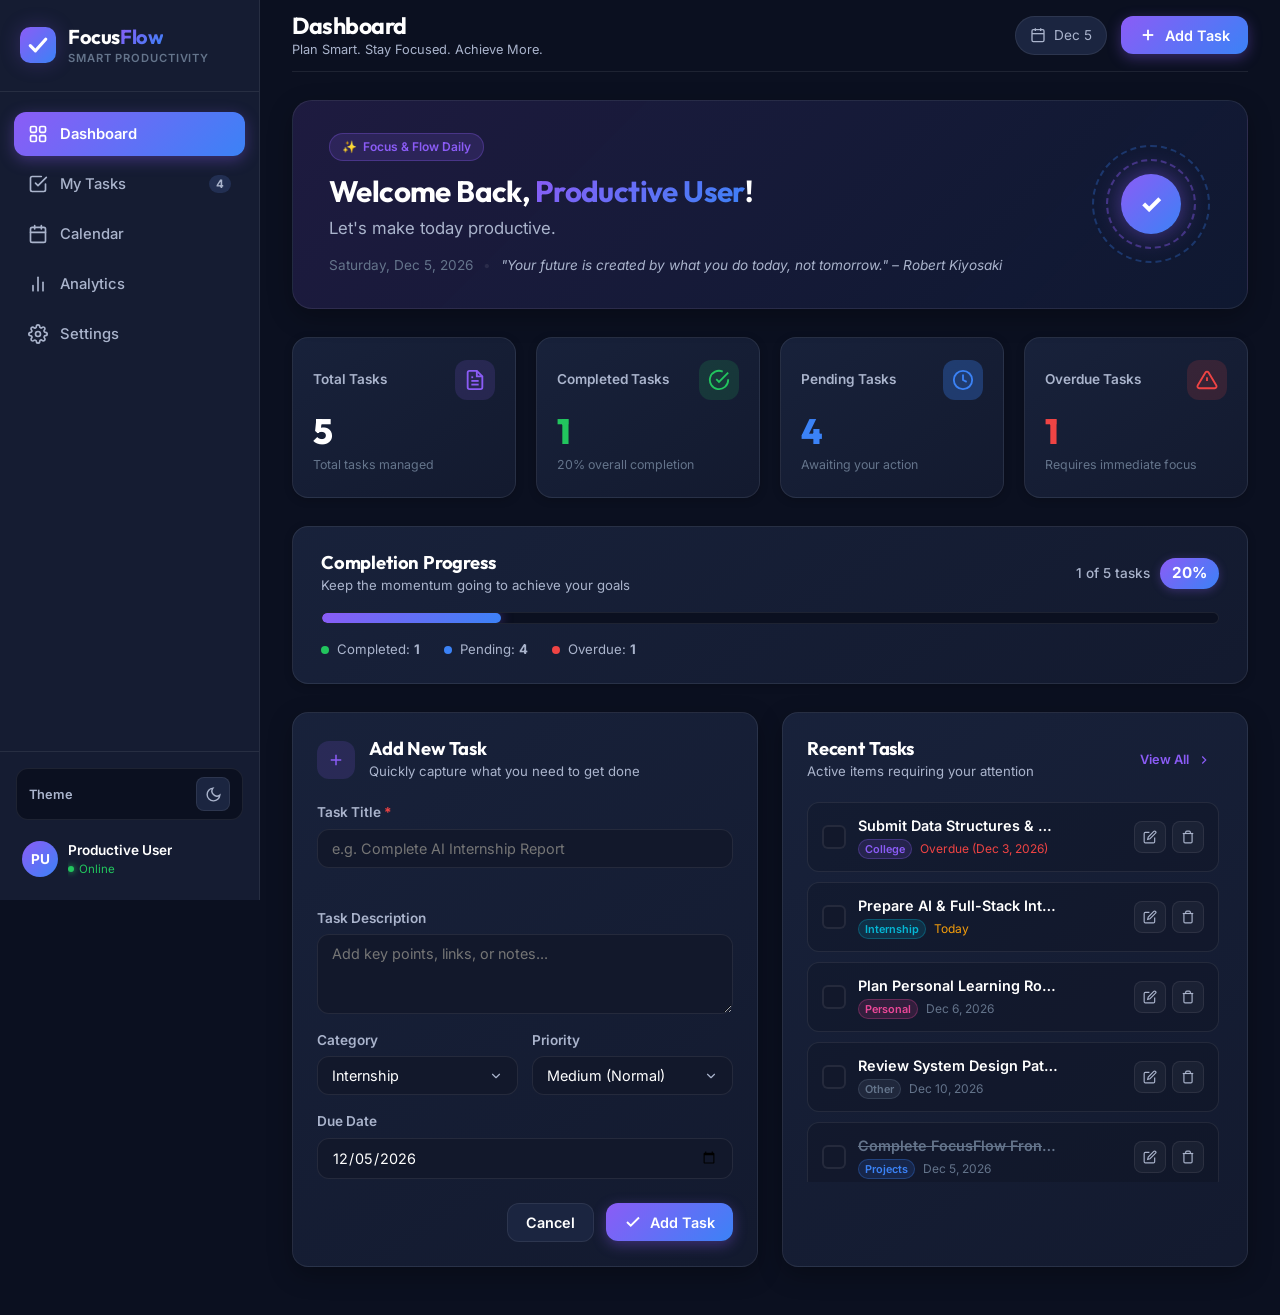
<file: FocusFlow/index.html>
<!DOCTYPE html>
<html lang="en">
<head>
  <meta charset="UTF-8">
  <meta name="viewport" content="width=device-width, initial-scale=1.0">
  <meta name="description" content="FocusFlow - Smart Productivity Manager. Plan Smart. Stay Focused. Achieve More.">
  <meta name="theme-color" content="#0B1020">
  <title>FocusFlow – Smart Productivity Manager</title>
  <link rel="preconnect" href="https://fonts.googleapis.com">
  <link rel="preconnect" href="https://fonts.gstatic.com" crossorigin>
  <link href="https://fonts.googleapis.com/css2?family=Inter:wght@300;400;500;600;700;800&family=Outfit:wght@500;600;700;800&display=swap" rel="stylesheet">
  <link rel="stylesheet" href="style.css">
</head>
<body class="theme-dark">
  <!-- Mobile Sidebar Overlay -->
  <div class="sidebar-overlay" id="sidebarOverlay"></div>

  <!-- Main App Layout Container -->
  <div class="app-layout">
    
    <!-- SIDEBAR NAVIGATION -->
    <aside class="sidebar" id="sidebar">
      <div class="sidebar-brand">
        <div class="brand-logo-wrapper">
          <svg class="brand-icon" viewBox="0 0 28 28" fill="none" xmlns="http://www.w3.org/2000/svg">
            <rect width="28" height="28" rx="8" fill="url(#brandGrad)" />
            <path d="M8 14.5L12 18.5L20 9.5" stroke="#FFFFFF" stroke-width="2.5" stroke-linecap="round" stroke-linejoin="round"/>
            <defs>
              <linearGradient id="brandGrad" x1="0" y1="0" x2="28" y2="28" gradientUnits="userSpaceOnUse">
                <stop stop-color="#8B5CF6"/>
                <stop offset="1" stop-color="#3B82F6"/>
              </linearGradient>
            </defs>
          </svg>
        </div>
        <div class="brand-text">
          <h1 class="brand-title">Focus<span>Flow</span></h1>
          <span class="brand-tagline">Smart Productivity</span>
        </div>
        <button class="mobile-close-btn" id="sidebarCloseBtn" aria-label="Close sidebar">
          <svg width="20" height="20" viewBox="0 0 24 24" fill="none" stroke="currentColor" stroke-width="2" stroke-linecap="round"><line x1="18" y1="6" x2="6" y2="18"></line><line x1="6" y1="6" x2="18" y2="18"></line></svg>
        </button>
      </div>

      <!-- Navigation Menu -->
      <nav class="sidebar-nav">
        <ul class="nav-list">
          <li class="nav-item">
            <button class="nav-link active" data-view="dashboard" id="navDashboard">
              <svg class="nav-icon" viewBox="0 0 24 24" fill="none" stroke="currentColor" stroke-width="2" stroke-linecap="round" stroke-linejoin="round">
                <rect x="3" y="3" width="7" height="7" rx="1.5"></rect>
                <rect x="14" y="3" width="7" height="7" rx="1.5"></rect>
                <rect x="14" y="14" width="7" height="7" rx="1.5"></rect>
                <rect x="3" y="14" width="7" height="7" rx="1.5"></rect>
              </svg>
              <span>Dashboard</span>
            </button>
          </li>
          <li class="nav-item">
            <button class="nav-link" data-view="tasks" id="navTasks">
              <svg class="nav-icon" viewBox="0 0 24 24" fill="none" stroke="currentColor" stroke-width="2" stroke-linecap="round" stroke-linejoin="round">
                <path d="M9 11l3 3L22 4"></path>
                <path d="M21 12v7a2 2 0 0 1-2 2H5a2 2 0 0 1-2-2V5a2 2 0 0 1 2-2h11"></path>
              </svg>
              <span>My Tasks</span>
              <span class="nav-badge" id="sidebarPendingBadge">0</span>
            </button>
          </li>
          <li class="nav-item">
            <button class="nav-link" data-view="calendar" id="navCalendar">
              <svg class="nav-icon" viewBox="0 0 24 24" fill="none" stroke="currentColor" stroke-width="2" stroke-linecap="round" stroke-linejoin="round">
                <rect x="3" y="4" width="18" height="18" rx="2" ry="2"></rect>
                <line x1="16" y1="2" x2="16" y2="6"></line>
                <line x1="8" y1="2" x2="8" y2="6"></line>
                <line x1="3" y1="10" x2="21" y2="10"></line>
              </svg>
              <span>Calendar</span>
            </button>
          </li>
          <li class="nav-item">
            <button class="nav-link" data-view="analytics" id="navAnalytics">
              <svg class="nav-icon" viewBox="0 0 24 24" fill="none" stroke="currentColor" stroke-width="2" stroke-linecap="round" stroke-linejoin="round">
                <line x1="18" y1="20" x2="18" y2="10"></line>
                <line x1="12" y1="20" x2="12" y2="4"></line>
                <line x1="6" y1="20" x2="6" y2="14"></line>
              </svg>
              <span>Analytics</span>
            </button>
          </li>
          <li class="nav-item">
            <button class="nav-link" data-view="settings" id="navSettings">
              <svg class="nav-icon" viewBox="0 0 24 24" fill="none" stroke="currentColor" stroke-width="2" stroke-linecap="round" stroke-linejoin="round">
                <circle cx="12" cy="12" r="3"></circle>
                <path d="M19.4 15a1.65 1.65 0 0 0 .33 1.82l.06.06a2 2 0 0 1 0 2.83 2 2 0 0 1-2.83 0l-.06-.06a1.65 1.65 0 0 0-1.82-.33 1.65 1.65 0 0 0-1 1.51V21a2 2 0 0 1-2 2 2 2 0 0 1-2-2v-.09A1.65 1.65 0 0 0 9 19.4a1.65 1.65 0 0 0-1.82.33l-.06.06a2 2 0 0 1-2.83 0 2 2 0 0 1 0-2.83l.06-.06a1.65 1.65 0 0 0 .33-1.82 1.65 1.65 0 0 0-1.51-1H3a2 2 0 0 1-2-2 2 2 0 0 1 2-2h.09A1.65 1.65 0 0 0 4.6 9a1.65 1.65 0 0 0-.33-1.82l-.06-.06a2 2 0 0 1 0-2.83 2 2 0 0 1 2.83 0l.06.06a1.65 1.65 0 0 0 1.82.33H9a1.65 1.65 0 0 0 1-1.51V3a2 2 0 0 1 2-2 2 2 0 0 1 2 2v.09a1.65 1.65 0 0 0 1 1.51 1.65 1.65 0 0 0 1.82-.33l.06-.06a2 2 0 0 1 2.83 0 2 2 0 0 1 0 2.83l-.06.06a1.65 1.65 0 0 0-.33 1.82V9a1.65 1.65 0 0 0 1.51 1H21a2 2 0 0 1 2 2 2 2 0 0 1-2 2h-.09a1.65 1.65 0 0 0-1.51 1z"></path>
              </svg>
              <span>Settings</span>
            </button>
          </li>
        </ul>
      </nav>

      <!-- Sidebar Footer / User Profile & Theme Quick Switch -->
      <div class="sidebar-footer">
        <div class="quick-theme-toggle">
          <span class="theme-label-sm">Theme</span>
          <button class="theme-switch-btn" id="quickThemeBtn" title="Switch Theme">
            <svg class="theme-icon-dark" viewBox="0 0 24 24" fill="none" stroke="currentColor" stroke-width="2">
              <path d="M21 12.79A9 9 0 1 1 11.21 3 7 7 0 0 0 21 12.79z"></path>
            </svg>
            <svg class="theme-icon-light" viewBox="0 0 24 24" fill="none" stroke="currentColor" stroke-width="2">
              <circle cx="12" cy="12" r="5"></circle>
              <line x1="12" y1="1" x2="12" y2="3"></line>
              <line x1="12" y1="21" x2="12" y2="23"></line>
              <line x1="4.22" y1="4.22" x2="5.64" y2="5.64"></line>
              <line x1="18.36" y1="18.36" x2="19.78" y2="19.78"></line>
              <line x1="1" y1="12" x2="3" y2="12"></line>
              <line x1="21" y1="12" x2="23" y2="12"></line>
              <line x1="4.22" y1="19.78" x2="5.64" y2="18.36"></line>
              <line x1="18.36" y1="5.64" x2="19.78" y2="4.22"></line>
            </svg>
          </button>
        </div>

        <div class="user-card-mini">
          <div class="user-avatar" id="sidebarAvatar">FF</div>
          <div class="user-details">
            <span class="user-name" id="sidebarUserName">Productive User</span>
            <span class="user-status-dot"><span class="dot"></span> Online</span>
          </div>
        </div>
      </div>
    </aside>

    <!-- MAIN APP CONTENT AREA -->
    <main class="main-content">
      
      <!-- Top Header Bar -->
      <header class="top-header">
        <div class="header-left">
          <button class="mobile-hamburger-btn" id="mobileMenuBtn" aria-label="Open Navigation">
            <svg width="24" height="24" viewBox="0 0 24 24" fill="none" stroke="currentColor" stroke-width="2">
              <line x1="3" y1="12" x2="21" y2="12"></line>
              <line x1="3" y1="6" x2="21" y2="6"></line>
              <line x1="3" y1="18" x2="21" y2="18"></line>
            </svg>
          </button>
          <div class="header-titles">
            <h2 class="view-title" id="pageTitle">Dashboard</h2>
            <p class="view-subtitle" id="pageSubtitle">Plan Smart. Stay Focused. Achieve More.</p>
          </div>
        </div>

        <div class="header-right">
          <div class="date-pill" id="headerDateDisplay">
            <svg width="16" height="16" viewBox="0 0 24 24" fill="none" stroke="currentColor" stroke-width="2">
              <rect x="3" y="4" width="18" height="18" rx="2"></rect>
              <line x1="16" y1="2" x2="16" y2="6"></line>
              <line x1="8" y1="2" x2="8" y2="6"></line>
              <line x1="3" y1="10" x2="21" y2="10"></line>
            </svg>
            <span id="currentDateText">Today</span>
          </div>

          <button class="btn btn-primary" id="openAddModalBtn">
            <svg width="18" height="18" viewBox="0 0 24 24" fill="none" stroke="currentColor" stroke-width="2.5">
              <line x1="12" y1="5" x2="12" y2="19"></line>
              <line x1="5" y1="12" x2="19" y2="12"></line>
            </svg>
            <span>Add Task</span>
          </button>
        </div>
      </header>

      <!-- VIEW 1: DASHBOARD -->
      <section class="view-panel active" id="viewDashboard">
        
        <!-- Welcome Hero Section -->
        <div class="welcome-hero-card">
          <div class="welcome-content">
            <div class="welcome-badge">
              <span class="pulse-sparkle">✨</span> Focus & Flow Daily
            </div>
            <h2 class="welcome-heading">Welcome Back, <span id="welcomeUserName">Productive User</span>!</h2>
            <p class="welcome-tagline">Let's make today productive.</p>
            <div class="welcome-meta">
              <span class="meta-date" id="welcomeDateStr">Loading date...</span>
              <span class="meta-divider">•</span>
              <span class="meta-quote" id="dailyInspiration">"The secret of getting ahead is getting started."</span>
            </div>
          </div>
          <div class="welcome-graphic">
            <div class="floating-orbit">
              <div class="orbit-circle c1"></div>
              <div class="orbit-circle c2"></div>
              <div class="orbit-check">✓</div>
            </div>
          </div>
        </div>

        <!-- 4 Statistics Cards -->
        <div class="stats-grid">
          
          <!-- Card 1: Total Tasks -->
          <div class="stat-card stat-total">
            <div class="stat-card-header">
              <span class="stat-label">Total Tasks</span>
              <div class="stat-icon-wrap icon-purple">
                <svg width="22" height="22" viewBox="0 0 24 24" fill="none" stroke="currentColor" stroke-width="2">
                  <path d="M14 2H6a2 2 0 0 0-2 2v16a2 2 0 0 0 2 2h12a2 2 0 0 0 2-2V8z"></path>
                  <polyline points="14 2 14 8 20 8"></polyline>
                  <line x1="16" y1="13" x2="8" y2="13"></line>
                  <line x1="16" y1="17" x2="8" y2="17"></line>
                  <polyline points="10 9 9 9 8 9"></polyline>
                </svg>
              </div>
            </div>
            <div class="stat-count" id="statTotalCount">0</div>
            <p class="stat-desc">Total tasks managed</p>
          </div>

          <!-- Card 2: Completed Tasks -->
          <div class="stat-card stat-completed">
            <div class="stat-card-header">
              <span class="stat-label">Completed Tasks</span>
              <div class="stat-icon-wrap icon-green">
                <svg width="22" height="22" viewBox="0 0 24 24" fill="none" stroke="currentColor" stroke-width="2">
                  <path d="M22 11.08V12a10 10 0 1 1-5.93-9.14"></path>
                  <polyline points="22 4 12 14.01 9 11.01"></polyline>
                </svg>
              </div>
            </div>
            <div class="stat-count text-success" id="statCompletedCount">0</div>
            <p class="stat-desc" id="statCompletedRateDesc">0% overall completion</p>
          </div>

          <!-- Card 3: Pending Tasks -->
          <div class="stat-card stat-pending">
            <div class="stat-card-header">
              <span class="stat-label">Pending Tasks</span>
              <div class="stat-icon-wrap icon-blue">
                <svg width="22" height="22" viewBox="0 0 24 24" fill="none" stroke="currentColor" stroke-width="2">
                  <circle cx="12" cy="12" r="10"></circle>
                  <polyline points="12 6 12 12 16 14"></polyline>
                </svg>
              </div>
            </div>
            <div class="stat-count text-blue" id="statPendingCount">0</div>
            <p class="stat-desc">Awaiting your action</p>
          </div>

          <!-- Card 4: Overdue Tasks -->
          <div class="stat-card stat-overdue">
            <div class="stat-card-header">
              <span class="stat-label">Overdue Tasks</span>
              <div class="stat-icon-wrap icon-red">
                <svg width="22" height="22" viewBox="0 0 24 24" fill="none" stroke="currentColor" stroke-width="2">
                  <path d="M10.29 3.86L1.82 18a2 2 0 0 0 1.71 3h16.94a2 2 0 0 0 1.71-3L13.71 3.86a2 2 0 0 0-3.42 0z"></path>
                  <line x1="12" y1="9" x2="12" y2="13"></line>
                  <line x1="12" y1="17" x2="12.01" y2="17"></line>
                </svg>
              </div>
            </div>
            <div class="stat-count text-danger" id="statOverdueCount">0</div>
            <p class="stat-desc">Requires immediate focus</p>
          </div>

        </div>

        <!-- Completion Progress Section -->
        <div class="progress-section-card">
          <div class="progress-card-header">
            <div>
              <h3 class="card-title">Completion Progress</h3>
              <p class="card-subtitle">Keep the momentum going to achieve your goals</p>
            </div>
            <div class="progress-badge-wrapper">
              <span class="progress-ratio-badge" id="progressRatioText">0 of 0 tasks</span>
              <span class="progress-percentage-pill" id="progressPercentPill">0%</span>
            </div>
          </div>
          
          <!-- Animated Progress Bar -->
          <div class="progress-track">
            <div class="progress-bar-fill" id="dashboardProgressBar" style="width: 0%;"></div>
          </div>

          <div class="progress-footer-stats">
            <div class="progress-stat-item">
              <span class="stat-dot dot-completed"></span>
              <span class="stat-text">Completed: <strong id="progressCompletedVal">0</strong></span>
            </div>
            <div class="progress-stat-item">
              <span class="stat-dot dot-pending"></span>
              <span class="stat-text">Pending: <strong id="progressPendingVal">0</strong></span>
            </div>
            <div class="progress-stat-item">
              <span class="stat-dot dot-overdue"></span>
              <span class="stat-text">Overdue: <strong id="progressOverdueVal">0</strong></span>
            </div>
          </div>
        </div>

        <!-- Dashboard Two-Column Section: Quick Add Form & Urgent/Recent Tasks -->
        <div class="dashboard-split-grid">
          
          <!-- Add New Task Section (Dashboard Inline) -->
          <div class="glass-card add-task-card">
            <div class="card-header-styled">
              <div class="header-icon-pill">
                <svg width="18" height="18" viewBox="0 0 24 24" fill="none" stroke="currentColor" stroke-width="2">
                  <path d="M12 5v14M5 12h14"></path>
                </svg>
              </div>
              <div>
                <h3 class="card-title">Add New Task</h3>
                <p class="card-subtitle">Quickly capture what you need to get done</p>
              </div>
            </div>

            <form id="dashAddTaskForm" class="task-form" novalidate>
              <!-- Title Field -->
              <div class="form-group">
                <label for="dashTaskTitle" class="form-label">
                  Task Title <span class="required">*</span>
                </label>
                <div class="input-wrap">
                  <input type="text" id="dashTaskTitle" class="form-control" placeholder="e.g. Complete AI Internship Report" maxlength="120" required>
                </div>
                <span class="field-error-msg" id="dashTitleError"></span>
              </div>

              <!-- Description Field -->
              <div class="form-group">
                <label for="dashTaskDesc" class="form-label">Task Description</label>
                <textarea id="dashTaskDesc" class="form-control form-textarea" rows="3" placeholder="Add key points, links, or notes..." maxlength="500"></textarea>
              </div>

              <!-- Category & Priority Row -->
              <div class="form-row-2">
                <div class="form-group">
                  <label for="dashTaskCategory" class="form-label">Category</label>
                  <select id="dashTaskCategory" class="form-control form-select">
                    <option value="College">College</option>
                    <option value="Projects">Projects</option>
                    <option value="Internship" selected>Internship</option>
                    <option value="Personal">Personal</option>
                    <option value="Other">Other</option>
                  </select>
                </div>

                <div class="form-group">
                  <label for="dashTaskPriority" class="form-label">Priority</label>
                  <select id="dashTaskPriority" class="form-control form-select">
                    <option value="High">High (Urgent)</option>
                    <option value="Medium" selected>Medium (Normal)</option>
                    <option value="Low">Low (Flexible)</option>
                  </select>
                </div>
              </div>

              <!-- Due Date Field -->
              <div class="form-group">
                <label for="dashTaskDueDate" class="form-label">Due Date</label>
                <input type="date" id="dashTaskDueDate" class="form-control">
              </div>

              <!-- Buttons -->
              <div class="form-actions">
                <button type="button" class="btn btn-secondary" id="dashCancelBtn">Cancel</button>
                <button type="submit" class="btn btn-primary" id="dashSubmitBtn">
                  <svg width="18" height="18" viewBox="0 0 24 24" fill="none" stroke="currentColor" stroke-width="2.5">
                    <polyline points="20 6 9 17 4 12"></polyline>
                  </svg>
                  <span>Add Task</span>
                </button>
              </div>
            </form>
          </div>

          <!-- Recent Tasks / Quick Queue -->
          <div class="glass-card recent-tasks-card">
            <div class="card-header-styled space-between">
              <div>
                <h3 class="card-title">Recent Tasks</h3>
                <p class="card-subtitle">Active items requiring your attention</p>
              </div>
              <button class="btn btn-ghost btn-sm" id="viewAllTasksBtn">
                View All
                <svg width="14" height="14" viewBox="0 0 24 24" fill="none" stroke="currentColor" stroke-width="2">
                  <polyline points="9 18 15 12 9 6"></polyline>
                </svg>
              </button>
            </div>

            <div class="recent-tasks-list" id="dashRecentTasksList">
              <!-- Rendered dynamically -->
            </div>
          </div>

        </div>

      </section>

      <!-- VIEW 2: MY TASKS -->
      <section class="view-panel" id="viewTasks">
        
        <!-- Search and Filter Control Center -->
        <div class="tasks-control-center glass-card">
          
          <!-- Top Row: Search and Action Button -->
          <div class="search-action-row">
            <div class="search-box">
              <svg class="search-icon" width="18" height="18" viewBox="0 0 24 24" fill="none" stroke="currentColor" stroke-width="2">
                <circle cx="11" cy="11" r="8"></circle>
                <line x1="21" y1="21" x2="16.65" y2="16.65"></line>
              </svg>
              <input type="text" id="taskSearchInput" class="search-input" placeholder="Search tasks by title or notes...">
              <button class="search-clear-btn" id="searchClearBtn" title="Clear search" style="display: none;">
                <svg width="16" height="16" viewBox="0 0 24 24" fill="none" stroke="currentColor" stroke-width="2">
                  <line x1="18" y1="6" x2="6" y2="18"></line>
                  <line x1="6" y1="6" x2="18" y2="18"></line>
                </svg>
              </button>
            </div>

            <div class="control-actions">
              <button class="btn btn-secondary btn-sm" id="clearAllFiltersBtn" title="Reset all search filters">
                <svg width="14" height="14" viewBox="0 0 24 24" fill="none" stroke="currentColor" stroke-width="2">
                  <polyline points="1 4 1 10 7 10"></polyline>
                  <path d="M3.51 15a9 9 0 1 0 2.13-9.36L1 10"></path>
                </svg>
                <span>Clear Filters</span>
              </button>
              <button class="btn btn-primary" id="tasksPageAddBtn">
                <svg width="16" height="16" viewBox="0 0 24 24" fill="none" stroke="currentColor" stroke-width="2.5">
                  <line x1="12" y1="5" x2="12" y2="19"></line>
                  <line x1="5" y1="12" x2="19" y2="12"></line>
                </svg>
                <span>New Task</span>
              </button>
            </div>
          </div>

          <!-- Filter Group Rows -->
          <div class="filters-container">
            
            <!-- Status Filter Pills -->
            <div class="filter-group">
              <span class="filter-group-label">Status:</span>
              <div class="filter-pills" id="statusFilterPills">
                <button class="filter-pill active" data-status="All">All Tasks</button>
                <button class="filter-pill" data-status="Pending">Pending</button>
                <button class="filter-pill" data-status="Completed">Completed</button>
                <button class="filter-pill" data-status="Overdue">Overdue</button>
              </div>
            </div>

            <!-- Category Filter Pills -->
            <div class="filter-group">
              <span class="filter-group-label">Category:</span>
              <div class="filter-pills" id="categoryFilterPills">
                <button class="filter-pill active" data-category="All">All Categories</button>
                <button class="filter-pill" data-category="College">College</button>
                <button class="filter-pill" data-category="Projects">Projects</button>
                <button class="filter-pill" data-category="Internship">Internship</button>
                <button class="filter-pill" data-category="Personal">Personal</button>
                <button class="filter-pill" data-category="Other">Other</button>
              </div>
            </div>

            <!-- Priority Filter Pills -->
            <div class="filter-group">
              <span class="filter-group-label">Priority:</span>
              <div class="filter-pills" id="priorityFilterPills">
                <button class="filter-pill active" data-priority="All">All Priorities</button>
                <button class="filter-pill pill-priority-high" data-priority="High">High</button>
                <button class="filter-pill pill-priority-medium" data-priority="Medium">Medium</button>
                <button class="filter-pill pill-priority-low" data-priority="Low">Low</button>
              </div>
            </div>

          </div>

          <!-- Filter Active Status / Result Count Indicator -->
          <div class="filter-status-bar">
            <span class="results-count-text" id="tasksResultCount">Showing 0 tasks</span>
            <div class="active-filter-tags" id="activeFilterTagsContainer"></div>
          </div>

        </div>

        <!-- Task Cards Grid Container -->
        <div class="task-cards-grid" id="taskCardsContainer">
          <!-- Dynamically populated or shows empty state -->
        </div>

      </section>

      <!-- VIEW 3: CALENDAR -->
      <section class="view-panel" id="viewCalendar">
        <div class="calendar-wrapper">
          
          <!-- Calendar Main Board -->
          <div class="calendar-board glass-card">
            
            <!-- Calendar Navigation Header -->
            <div class="calendar-header">
              <div class="calendar-title-wrap">
                <h3 class="calendar-month-title" id="calendarMonthYearText">Month 2026</h3>
                <span class="calendar-indicator-pill" id="calendarTotalTasksIndicator">0 scheduled tasks</span>
              </div>
              <div class="calendar-nav-buttons">
                <button class="btn btn-secondary btn-icon" id="calPrevMonthBtn" title="Previous Month">
                  <svg width="18" height="18" viewBox="0 0 24 24" fill="none" stroke="currentColor" stroke-width="2">
                    <polyline points="15 18 9 12 15 6"></polyline>
                  </svg>
                </button>
                <button class="btn btn-secondary btn-sm" id="calTodayBtn">Today</button>
                <button class="btn btn-secondary btn-icon" id="calNextMonthBtn" title="Next Month">
                  <svg width="18" height="18" viewBox="0 0 24 24" fill="none" stroke="currentColor" stroke-width="2">
                    <polyline points="9 18 15 12 9 6"></polyline>
                  </svg>
                </button>
              </div>
            </div>

            <!-- Calendar Days of Week Header -->
            <div class="calendar-weekdays">
              <div class="weekday-name">Sun</div>
              <div class="weekday-name">Mon</div>
              <div class="weekday-name">Tue</div>
              <div class="weekday-name">Wed</div>
              <div class="weekday-name">Thu</div>
              <div class="weekday-name">Fri</div>
              <div class="weekday-name">Sat</div>
            </div>

            <!-- Dynamic Calendar Days Grid -->
            <div class="calendar-days-grid" id="calendarDaysGrid">
              <!-- Rendered via JS -->
            </div>

            <div class="calendar-legend">
              <div class="legend-item"><span class="legend-dot dot-today"></span> Today</div>
              <div class="legend-item"><span class="legend-dot dot-task-pending"></span> Pending Tasks</div>
              <div class="legend-item"><span class="legend-dot dot-task-overdue"></span> Overdue</div>
              <div class="legend-item"><span class="legend-dot dot-task-completed"></span> Completed</div>
            </div>
          </div>

          <!-- Calendar Date Task Details Side Panel -->
          <div class="calendar-details-panel glass-card">
            <div class="cal-panel-header">
              <div>
                <h4 class="cal-panel-title" id="calSelectedDateTitle">Selected Date</h4>
                <p class="cal-panel-subtitle" id="calSelectedDateSubtitle">Tasks due on this day</p>
              </div>
              <button class="btn btn-primary btn-sm" id="calQuickAddTaskBtn">
                <svg width="14" height="14" viewBox="0 0 24 24" fill="none" stroke="currentColor" stroke-width="2.5">
                  <line x1="12" y1="5" x2="12" y2="19"></line>
                  <line x1="5" y1="12" x2="19" y2="12"></line>
                </svg>
                <span>Add Task</span>
              </button>
            </div>

            <div class="cal-tasks-list" id="calSelectedTasksList">
              <!-- Populated by JS -->
            </div>
          </div>

        </div>
      </section>

      <!-- VIEW 4: ANALYTICS -->
      <section class="view-panel" id="viewAnalytics">
        
        <!-- Analytics Top Metrics -->
        <div class="analytics-top-hero glass-card">
          <div class="hero-metric-box">
            <div class="metric-score-circle">
              <svg viewBox="0 0 100 100" class="circular-chart">
                <path class="circle-bg" d="M 50,50 m 0,-42 a 42,42 0 1 1 0,84 a 42,42 0 1 1 0,-84"/>
                <path class="circle-stroke" id="analyticsScorePath" stroke-dasharray="0, 100" d="M 50,50 m 0,-42 a 42,42 0 1 1 0,84 a 42,42 0 1 1 0,-84"/>
              </svg>
              <div class="metric-score-value">
                <span id="analyticsProductivityScore">0%</span>
                <span class="score-subtext">Productivity</span>
              </div>
            </div>
            <div class="hero-metric-text">
              <h3 class="metric-headline" id="analyticsHeadline">Tracking Your Workflow</h3>
              <p class="metric-desc" id="analyticsSummaryText">Consistent task completion keeps you ahead of deadlines.</p>
              <div class="metric-quick-badges">
                <span class="badge badge-purple" id="analyticsRateBadge">Completion Rate: 0%</span>
                <span class="badge badge-green" id="analyticsActiveBadge">Focus Score: Great</span>
              </div>
            </div>
          </div>
        </div>

        <!-- 4 Analytics Summary Counters -->
        <div class="stats-grid">
          <div class="stat-card">
            <span class="stat-label">Total Created</span>
            <div class="stat-count text-purple" id="analyticsTotalCount">0</div>
            <p class="stat-desc">Lifetime managed tasks</p>
          </div>
          <div class="stat-card">
            <span class="stat-label">Completed</span>
            <div class="stat-count text-success" id="analyticsCompletedCount">0</div>
            <p class="stat-desc">Achieved goals</p>
          </div>
          <div class="stat-card">
            <span class="stat-label">Pending</span>
            <div class="stat-count text-blue" id="analyticsPendingCount">0</div>
            <p class="stat-desc">Active to-do list</p>
          </div>
          <div class="stat-card">
            <span class="stat-label">Overdue</span>
            <div class="stat-count text-danger" id="analyticsOverdueCount">0</div>
            <p class="stat-desc">Past target deadline</p>
          </div>
        </div>

        <!-- Distribution Cards Grid -->
        <div class="analytics-breakdown-grid">
          
          <!-- Category-wise Task Breakdown -->
          <div class="glass-card breakdown-card">
            <div class="card-header-styled">
              <div class="header-icon-pill">
                <svg width="18" height="18" viewBox="0 0 24 24" fill="none" stroke="currentColor" stroke-width="2">
                  <path d="M22 19a2 2 0 0 1-2 2H4a2 2 0 0 1-2-2V5a2 2 0 0 1 2-2h5l2 3h9a2 2 0 0 1 2 2z"></path>
                </svg>
              </div>
              <div>
                <h3 class="card-title">Category Breakdown</h3>
                <p class="card-subtitle">Task allocation across life areas</p>
              </div>
            </div>

            <div class="breakdown-list" id="categoryBreakdownList">
              <!-- Dynamically generated visual progress bars -->
            </div>
          </div>

          <!-- Priority-wise Task Breakdown -->
          <div class="glass-card breakdown-card">
            <div class="card-header-styled">
              <div class="header-icon-pill">
                <svg width="18" height="18" viewBox="0 0 24 24" fill="none" stroke="currentColor" stroke-width="2">
                  <polygon points="12 2 15.09 8.26 22 9.27 17 14.14 18.18 21.02 12 17.77 5.82 21.02 7 14.14 2 9.27 8.91 8.26 12 2"></polygon>
                </svg>
              </div>
              <div>
                <h3 class="card-title">Priority Breakdown</h3>
                <p class="card-subtitle">Distribution of urgency levels</p>
              </div>
            </div>

            <div class="breakdown-list" id="priorityBreakdownList">
              <!-- Dynamically generated visual progress bars -->
            </div>
          </div>

        </div>

      </section>

      <!-- VIEW 5: SETTINGS -->
      <section class="view-panel" id="viewSettings">
        
        <div class="settings-container">
          
          <!-- Profile Card -->
          <div class="glass-card settings-card">
            <div class="card-header-styled">
              <div class="header-icon-pill">
                <svg width="18" height="18" viewBox="0 0 24 24" fill="none" stroke="currentColor" stroke-width="2">
                  <path d="M20 21v-2a4 4 0 0 0-4-4H8a4 4 0 0 0-4 4v2"></path>
                  <circle cx="12" cy="7" r="4"></circle>
                </svg>
              </div>
              <div>
                <h3 class="card-title">User Profile</h3>
                <p class="card-subtitle">Personalize your productivity workspace</p>
              </div>
            </div>

            <form id="profileSettingsForm" class="settings-form">
              <div class="form-group">
                <label for="settingsDisplayName" class="form-label">Display Name</label>
                <div class="input-wrap">
                  <input type="text" id="settingsDisplayName" class="form-control" placeholder="Enter your name" maxlength="30">
                </div>
                <span class="form-hint">Used in greeting and dashboard headers</span>
              </div>
              <button type="submit" class="btn btn-primary btn-sm">Save Profile</button>
            </form>
          </div>

          <!-- Theme Selection Card -->
          <div class="glass-card settings-card">
            <div class="card-header-styled">
              <div class="header-icon-pill">
                <svg width="18" height="18" viewBox="0 0 24 24" fill="none" stroke="currentColor" stroke-width="2">
                  <circle cx="12" cy="12" r="5"></circle>
                  <path d="M12 1v2M12 21v2M4.2 4.2l1.4 1.4M18.4 18.4l1.4 1.4M1 12h2M21 12h2M4.2 19.8l1.4-1.4M18.4 5.6l1.4-1.4"></path>
                </svg>
              </div>
              <div>
                <h3 class="card-title">Appearance & Theme</h3>
                <p class="card-subtitle">Choose between dark navy glassmorphism and clean light mode</p>
              </div>
            </div>

            <div class="theme-picker-grid">
              <!-- Dark Mode Option -->
              <div class="theme-option-card active" id="themeOptionDark" data-theme="theme-dark">
                <div class="theme-preview preview-dark">
                  <div class="preview-header"></div>
                  <div class="preview-body">
                    <div class="preview-line w-60"></div>
                    <div class="preview-line w-80"></div>
                  </div>
                </div>
                <div class="theme-option-info">
                  <span class="theme-option-title">Dark Navy (Default)</span>
                  <span class="theme-option-desc">Deep navy glassmorphism with purple accents</span>
                </div>
                <div class="theme-radio-dot"></div>
              </div>

              <!-- Light Mode Option -->
              <div class="theme-option-card" id="themeOptionLight" data-theme="theme-light">
                <div class="theme-preview preview-light">
                  <div class="preview-header"></div>
                  <div class="preview-body">
                    <div class="preview-line w-60"></div>
                    <div class="preview-line w-80"></div>
                  </div>
                </div>
                <div class="theme-option-info">
                  <span class="theme-option-title">Light Mode</span>
                  <span class="theme-option-desc">Crisp white and slate clean productivity layout</span>
                </div>
                <div class="theme-radio-dot"></div>
              </div>
            </div>
          </div>

          <!-- Notification & Audio Preferences -->
          <div class="glass-card settings-card">
            <div class="card-header-styled">
              <div class="header-icon-pill">
                <svg width="18" height="18" viewBox="0 0 24 24" fill="none" stroke="currentColor" stroke-width="2">
                  <path d="M18 8A6 6 0 0 0 6 8c0 7-3 9-3 9h18s-3-2-3-9"></path>
                  <path d="M13.73 21a2 2 0 0 1-3.46 0"></path>
                </svg>
              </div>
              <div>
                <h3 class="card-title">Notification Preferences</h3>
                <p class="card-subtitle">Manage how FocusFlow alerts you</p>
              </div>
            </div>

            <div class="setting-toggle-row">
              <div class="toggle-text">
                <span class="toggle-title">Show In-App Toast Notifications</span>
                <span class="toggle-desc">Display feedback toasts when tasks are added, updated, or removed</span>
              </div>
              <label class="switch">
                <input type="checkbox" id="settingToastToggle" checked>
                <span class="slider round"></span>
              </label>
            </div>
          </div>

          <!-- Data Management & Danger Zone -->
          <div class="glass-card settings-card danger-zone-card">
            <div class="card-header-styled">
              <div class="header-icon-pill icon-red">
                <svg width="18" height="18" viewBox="0 0 24 24" fill="none" stroke="currentColor" stroke-width="2">
                  <path d="M10.29 3.86L1.82 18a2 2 0 0 0 1.71 3h16.94a2 2 0 0 0 1.71-3L13.71 3.86a2 2 0 0 0-3.42 0z"></path>
                  <line x1="12" y1="9" x2="12" y2="13"></line>
                  <line x1="12" y1="17" x2="12.01" y2="17"></line>
                </svg>
              </div>
              <div>
                <h3 class="card-title text-danger">Data Management & Reset</h3>
                <p class="card-subtitle">Export your tasks, clear your database, or reset application</p>
              </div>
            </div>

            <div class="danger-actions-list">
              <!-- Export/Import backup -->
              <div class="danger-item">
                <div class="danger-info">
                  <span class="danger-title">Backup & Restore Tasks</span>
                  <span class="danger-desc">Export your tasks as a JSON file or import a previous backup</span>
                </div>
                <div class="danger-btn-group">
                  <button class="btn btn-secondary btn-sm" id="exportTasksBtn">Export JSON</button>
                  <label class="btn btn-secondary btn-sm file-input-label">
                    Import JSON
                    <input type="file" id="importTasksInput" accept=".json" style="display: none;">
                  </label>
                </div>
              </div>

              <!-- Clear all tasks -->
              <div class="danger-item">
                <div class="danger-info">
                  <span class="danger-title">Clear All Tasks</span>
                  <span class="danger-desc">Permanently remove all current tasks from LocalStorage</span>
                </div>
                <button class="btn btn-outline-danger btn-sm" id="clearAllTasksBtn">Clear All Tasks</button>
              </div>

              <!-- Reset whole app -->
              <div class="danger-item">
                <div class="danger-info">
                  <span class="danger-title">Reset Application</span>
                  <span class="danger-desc">Reset all tasks, settings, and reload starter sample data</span>
                </div>
                <button class="btn btn-danger btn-sm" id="resetAppBtn">Reset Application</button>
              </div>
            </div>
          </div>

        </div>

      </section>

    </main>
  </div>

  <!-- ADD TASK MODAL (Accessible globally via Add Task buttons) -->
  <div class="modal-backdrop" id="addTaskModal">
    <div class="modal-dialog glass-card">
      <div class="modal-header">
        <div class="modal-title-wrap">
          <div class="header-icon-pill">
            <svg width="18" height="18" viewBox="0 0 24 24" fill="none" stroke="currentColor" stroke-width="2">
              <line x1="12" y1="5" x2="12" y2="19"></line>
              <line x1="5" y1="12" x2="19" y2="12"></line>
            </svg>
          </div>
          <div>
            <h3 class="modal-title">Create New Task</h3>
            <p class="modal-subtitle">Add a task with priority, category, and target deadline</p>
          </div>
        </div>
        <button class="modal-close-btn" id="closeAddModalBtn" aria-label="Close modal">
          <svg width="20" height="20" viewBox="0 0 24 24" fill="none" stroke="currentColor" stroke-width="2">
            <line x1="18" y1="6" x2="6" y2="18"></line>
            <line x1="6" y1="6" x2="18" y2="18"></line>
          </svg>
        </button>
      </div>

      <form id="modalAddTaskForm" class="modal-form" novalidate>
        <div class="form-group">
          <label for="modalTaskTitle" class="form-label">
            Task Title <span class="required">*</span>
          </label>
          <div class="input-wrap">
            <input type="text" id="modalTaskTitle" class="form-control" placeholder="e.g. Prepare Presentation Slides" maxlength="120" required>
          </div>
          <span class="field-error-msg" id="modalTitleError"></span>
        </div>

        <div class="form-group">
          <label for="modalTaskDesc" class="form-label">Task Description</label>
          <textarea id="modalTaskDesc" class="form-control form-textarea" rows="3" placeholder="Add relevant details, instructions, or notes..." maxlength="500"></textarea>
        </div>

        <div class="form-row-2">
          <div class="form-group">
            <label for="modalTaskCategory" class="form-label">Category</label>
            <select id="modalTaskCategory" class="form-control form-select">
              <option value="College">College</option>
              <option value="Projects">Projects</option>
              <option value="Internship">Internship</option>
              <option value="Personal">Personal</option>
              <option value="Other">Other</option>
            </select>
          </div>

          <div class="form-group">
            <label for="modalTaskPriority" class="form-label">Priority</label>
            <select id="modalTaskPriority" class="form-control form-select">
              <option value="High">High (Urgent)</option>
              <option value="Medium" selected>Medium (Normal)</option>
              <option value="Low">Low (Flexible)</option>
            </select>
          </div>
        </div>

        <div class="form-group">
          <label for="modalTaskDueDate" class="form-label">Due Date</label>
          <input type="date" id="modalTaskDueDate" class="form-control">
        </div>

        <div class="modal-footer">
          <button type="button" class="btn btn-secondary" id="modalAddCancelBtn">Cancel</button>
          <button type="submit" class="btn btn-primary" id="modalAddSubmitBtn">
            <svg width="18" height="18" viewBox="0 0 24 24" fill="none" stroke="currentColor" stroke-width="2.5">
              <polyline points="20 6 9 17 4 12"></polyline>
            </svg>
            <span>Add Task</span>
          </button>
        </div>
      </form>
    </div>
  </div>

  <!-- EDIT TASK MODAL -->
  <div class="modal-backdrop" id="editTaskModal">
    <div class="modal-dialog glass-card">
      <div class="modal-header">
        <div class="modal-title-wrap">
          <div class="header-icon-pill icon-blue">
            <svg width="18" height="18" viewBox="0 0 24 24" fill="none" stroke="currentColor" stroke-width="2">
              <path d="M11 4H4a2 2 0 0 0-2 2v14a2 2 0 0 0 2 2h14a2 2 0 0 0 2-2v-7"></path>
              <path d="M18.5 2.5a2.121 2.121 0 0 1 3 3L12 15l-4 1 1-4 9.5-9.5z"></path>
            </svg>
          </div>
          <div>
            <h3 class="modal-title">Edit Task</h3>
            <p class="modal-subtitle">Update your task information and timeline</p>
          </div>
        </div>
        <button class="modal-close-btn" id="closeEditModalBtn" aria-label="Close edit modal">
          <svg width="20" height="20" viewBox="0 0 24 24" fill="none" stroke="currentColor" stroke-width="2">
            <line x1="18" y1="6" x2="6" y2="18"></line>
            <line x1="6" y1="6" x2="18" y2="18"></line>
          </svg>
        </button>
      </div>

      <form id="editTaskForm" class="modal-form" novalidate>
        <!-- Hidden Task ID -->
        <input type="hidden" id="editTaskId">

        <div class="form-group">
          <label for="editTaskTitle" class="form-label">
            Task Title <span class="required">*</span>
          </label>
          <div class="input-wrap">
            <input type="text" id="editTaskTitle" class="form-control" placeholder="Task title..." maxlength="120" required>
          </div>
          <span class="field-error-msg" id="editTitleError"></span>
        </div>

        <div class="form-group">
          <label for="editTaskDesc" class="form-label">Task Description</label>
          <textarea id="editTaskDesc" class="form-control form-textarea" rows="3" placeholder="Description or notes..." maxlength="500"></textarea>
        </div>

        <div class="form-row-2">
          <div class="form-group">
            <label for="editTaskCategory" class="form-label">Category</label>
            <select id="editTaskCategory" class="form-control form-select">
              <option value="College">College</option>
              <option value="Projects">Projects</option>
              <option value="Internship">Internship</option>
              <option value="Personal">Personal</option>
              <option value="Other">Other</option>
            </select>
          </div>

          <div class="form-group">
            <label for="editTaskPriority" class="form-label">Priority</label>
            <select id="editTaskPriority" class="form-control form-select">
              <option value="High">High (Urgent)</option>
              <option value="Medium">Medium (Normal)</option>
              <option value="Low">Low (Flexible)</option>
            </select>
          </div>
        </div>

        <div class="form-row-2">
          <div class="form-group">
            <label for="editTaskDueDate" class="form-label">Due Date</label>
            <input type="date" id="editTaskDueDate" class="form-control">
          </div>

          <div class="form-group">
            <label for="editTaskStatus" class="form-label">Status</label>
            <select id="editTaskStatus" class="form-control form-select">
              <option value="pending">Pending</option>
              <option value="completed">Completed</option>
            </select>
          </div>
        </div>

        <div class="modal-footer">
          <button type="button" class="btn btn-secondary" id="editCancelBtn">Cancel</button>
          <button type="submit" class="btn btn-primary" id="editSubmitBtn">
            <svg width="18" height="18" viewBox="0 0 24 24" fill="none" stroke="currentColor" stroke-width="2.5">
              <polyline points="20 6 9 17 4 12"></polyline>
            </svg>
            <span>Save Changes</span>
          </button>
        </div>
      </form>
    </div>
  </div>

  <!-- GENERIC CONFIRMATION MODAL -->
  <div class="modal-backdrop" id="confirmModal">
    <div class="modal-dialog modal-dialog-sm glass-card">
      <div class="modal-header">
        <div class="modal-title-wrap">
          <div class="header-icon-pill icon-red" id="confirmIcon">
            <svg width="20" height="20" viewBox="0 0 24 24" fill="none" stroke="currentColor" stroke-width="2">
              <path d="M10.29 3.86L1.82 18a2 2 0 0 0 1.71 3h16.94a2 2 0 0 0 1.71-3L13.71 3.86a2 2 0 0 0-3.42 0z"></path>
              <line x1="12" y1="9" x2="12" y2="13"></line>
              <line x1="12" y1="17" x2="12.01" y2="17"></line>
            </svg>
          </div>
          <div>
            <h3 class="modal-title" id="confirmModalTitle">Confirm Action</h3>
            <p class="modal-subtitle">Please confirm to proceed</p>
          </div>
        </div>
      </div>

      <div class="confirm-modal-body">
        <p id="confirmModalMessage">Are you sure you want to perform this action? This cannot be undone.</p>
      </div>

      <div class="modal-footer">
        <button type="button" class="btn btn-secondary" id="confirmCancelBtn">Cancel</button>
        <button type="button" class="btn btn-danger" id="confirmOkBtn">Confirm</button>
      </div>
    </div>
  </div>

  <!-- TOAST NOTIFICATION CONTAINER -->
  <div class="toast-container" id="toastContainer" aria-live="polite" aria-atomic="true"></div>

  <!-- MAIN SCRIPT -->
  <script src="script.js"></script>
</body>
</html>
</file>
<file: style.css>
/* ==========================================================================
   TASKNEST – SMART TASK MANAGEMENT APP
   EdBytes Full Stack Development – TASK-FSD-02
   Professional Modern Glassmorphic Dark & Light Design System
   ========================================================================== */

/* --------------------------------------------------------------------------
   DESIGN TOKENS & THEMES
   -------------------------------------------------------------------------- */
:root {
  /* Dark Navy Palette (Default) */
  --bg-main: #0B1020;
  --bg-secondary: #131A30;
  --bg-card: #1B243E;
  --bg-card-hover: #222E4E;
  --bg-card-glass: rgba(27, 36, 62, 0.72);
  --bg-input: #10162A;
  --border-color: rgba(255, 255, 255, 0.08);
  --border-color-hover: rgba(139, 92, 246, 0.35);

  /* Accents & Gradients */
  --primary-purple: #8B5CF6;
  --primary-purple-hover: #7C3AED;
  --primary-glow: rgba(139, 92, 246, 0.3);
  --secondary-blue: #3B82F6;
  --secondary-blue-glow: rgba(59, 130, 246, 0.3);
  --gradient-nest: linear-gradient(135deg, #8B5CF6 0%, #3B82F6 100%);
  --gradient-nest-hover: linear-gradient(135deg, #7C3AED 0%, #2563EB 100%);
  --gradient-card: linear-gradient(145deg, rgba(27, 36, 62, 0.88) 0%, rgba(19, 26, 48, 0.88) 100%);
  --gradient-hero: linear-gradient(135deg, rgba(139, 92, 246, 0.16) 0%, rgba(59, 130, 246, 0.08) 100%);

  /* Functional Status Colors */
  --color-success: #10B981;
  --color-success-bg: rgba(16, 185, 129, 0.15);
  --color-warning: #F59E0B;
  --color-warning-bg: rgba(245, 158, 11, 0.15);
  --color-danger: #EF4444;
  --color-danger-bg: rgba(239, 68, 68, 0.15);
  --color-info: #06B6D4;
  --color-info-bg: rgba(6, 182, 212, 0.15);

  /* Task Priority Colors */
  --prio-high: #EF4444;
  --prio-high-bg: rgba(239, 68, 68, 0.15);
  --prio-medium: #F59E0B;
  --prio-medium-bg: rgba(245, 158, 11, 0.15);
  --prio-low: #10B981;
  --prio-low-bg: rgba(16, 185, 129, 0.15);

  /* Category Tag Colors */
  --cat-college: #8B5CF6;
  --cat-college-bg: rgba(139, 92, 246, 0.15);
  --cat-personal: #EC4899;
  --cat-personal-bg: rgba(236, 72, 153, 0.15);
  --cat-projects: #3B82F6;
  --cat-projects-bg: rgba(59, 130, 246, 0.15);
  --cat-internship: #06B6D4;
  --cat-internship-bg: rgba(6, 182, 212, 0.15);
  --cat-work: #10B981;
  --cat-work-bg: rgba(16, 185, 129, 0.15);
  --cat-other: #64748B;
  --cat-other-bg: rgba(100, 116, 139, 0.18);

  /* Typography Colors */
  --text-main: #FFFFFF;
  --text-secondary: #94A3B8;
  --text-muted: #64748B;

  /* Geometry & Shadows */
  --radius-sm: 8px;
  --radius-md: 12px;
  --radius-lg: 16px;
  --radius-xl: 20px;
  --radius-full: 9999px;

  --shadow-sm: 0 4px 14px rgba(0, 0, 0, 0.25);
  --shadow-md: 0 8px 24px rgba(0, 0, 0, 0.35);
  --shadow-lg: 0 16px 42px rgba(0, 0, 0, 0.45);

  --transition: all 0.22s cubic-bezier(0.4, 0, 0.2, 1);
  --sidebar-width: 260px;
}

/* Light Theme Variables */
body.theme-light {
  --bg-main: #F4F6FC;
  --bg-secondary: #FFFFFF;
  --bg-card: #FFFFFF;
  --bg-card-hover: #F8FAFD;
  --bg-card-glass: rgba(255, 255, 255, 0.92);
  --bg-input: #EFF2F9;
  --border-color: rgba(15, 23, 42, 0.08);
  --border-color-hover: rgba(139, 92, 246, 0.4);

  --gradient-card: linear-gradient(145deg, #FFFFFF 0%, #F8FAFD 100%);
  --gradient-hero: linear-gradient(135deg, rgba(139, 92, 246, 0.12) 0%, rgba(59, 130, 246, 0.06) 100%);

  --text-main: #0F172A;
  --text-secondary: #475569;
  --text-muted: #94A3B8;

  --shadow-sm: 0 2px 10px rgba(15, 23, 42, 0.06);
  --shadow-md: 0 8px 24px rgba(15, 23, 42, 0.08);
  --shadow-lg: 0 16px 40px rgba(15, 23, 42, 0.12);
}

/* --------------------------------------------------------------------------
   GLOBAL RESETS
   -------------------------------------------------------------------------- */
*, *::before, *::after {
  box-sizing: border-box;
  margin: 0;
  padding: 0;
}

html {
  font-size: 16px;
  scroll-behavior: smooth;
  -webkit-tap-highlight-color: transparent;
}

body {
  font-family: 'Plus Jakarta Sans', system-ui, -apple-system, sans-serif;
  background-color: var(--bg-main);
  color: var(--text-main);
  line-height: 1.5;
  min-height: 100vh;
  overflow-x: hidden;
  transition: background-color var(--transition), color var(--transition);
}

h1, h2, h3, h4, h5, h6 {
  font-family: 'Outfit', 'Plus Jakarta Sans', sans-serif;
  font-weight: 700;
  color: var(--text-main);
  line-height: 1.25;
}

button {
  cursor: pointer;
  border: none;
  background: none;
  font-family: inherit;
  color: inherit;
}

input, textarea, select {
  font-family: inherit;
  color: inherit;
  outline: none;
}

ul {
  list-style: none;
}

svg {
  display: inline-block;
  vertical-align: middle;
  flex-shrink: 0;
}

/* Custom Scrollbar */
::-webkit-scrollbar {
  width: 7px;
  height: 7px;
}
::-webkit-scrollbar-track {
  background: var(--bg-main);
}
::-webkit-scrollbar-thumb {
  background: var(--bg-card-hover);
  border-radius: var(--radius-full);
}
::-webkit-scrollbar-thumb:hover {
  background: var(--primary-purple);
}

/* --------------------------------------------------------------------------
   APP SHELL & LAYOUT
   -------------------------------------------------------------------------- */
.app-shell {
  display: flex;
  min-height: 100vh;
}

.sidebar-overlay {
  position: fixed;
  inset: 0;
  background: rgba(0, 0, 0, 0.65);
  backdrop-filter: blur(4px);
  z-index: 99;
  opacity: 0;
  pointer-events: none;
  transition: opacity 0.25s ease;
}

.sidebar-overlay.active {
  opacity: 1;
  pointer-events: auto;
}

/* --------------------------------------------------------------------------
   SIDEBAR NAVIGATION
   -------------------------------------------------------------------------- */
.sidebar {
  width: var(--sidebar-width);
  background-color: var(--bg-secondary);
  border-right: 1px solid var(--border-color);
  display: flex;
  flex-direction: column;
  position: fixed;
  top: 0;
  left: 0;
  bottom: 0;
  z-index: 100;
  transition: transform 0.25s ease, background-color var(--transition);
}

.sidebar-header {
  display: flex;
  align-items: center;
  justify-content: space-between;
  padding: 22px 20px;
  border-bottom: 1px solid var(--border-color);
}

.brand {
  display: flex;
  align-items: center;
  gap: 12px;
}

.brand-logo {
  width: 36px;
  height: 36px;
  display: flex;
  align-items: center;
  justify-content: center;
}

.brand-logo svg {
  width: 100%;
  height: 100%;
}

.brand-title {
  font-size: 1.3rem;
  letter-spacing: -0.02em;
}

.brand-title span {
  background: var(--gradient-nest);
  -webkit-background-clip: text;
  -webkit-text-fill-color: transparent;
}

.brand-tagline {
  display: block;
  font-size: 0.68rem;
  color: var(--text-muted);
  font-weight: 600;
  text-transform: uppercase;
  letter-spacing: 0.06em;
}

.mobile-close-btn {
  display: none;
  color: var(--text-secondary);
  padding: 6px;
  border-radius: var(--radius-sm);
}
.mobile-close-btn:hover {
  color: var(--text-main);
  background: var(--border-color);
}

.sidebar-project-badge {
  display: flex;
  align-items: center;
  gap: 8px;
  margin: 14px 18px 0;
  padding: 6px 12px;
  background: rgba(139, 92, 246, 0.12);
  border: 1px solid rgba(139, 92, 246, 0.25);
  border-radius: var(--radius-full);
  font-size: 0.725rem;
  font-weight: 600;
  color: #A5B4FC;
}

.pulse-dot {
  width: 6px;
  height: 6px;
  background-color: var(--color-success);
  border-radius: 50%;
  box-shadow: 0 0 8px var(--color-success);
}

.sidebar-nav {
  flex: 1;
  padding: 16px 14px;
  overflow-y: auto;
}

.nav-list {
  display: flex;
  flex-direction: column;
  gap: 6px;
}

.nav-link {
  width: 100%;
  display: flex;
  align-items: center;
  gap: 12px;
  padding: 12px 14px;
  border-radius: var(--radius-md);
  color: var(--text-secondary);
  font-size: 0.925rem;
  font-weight: 500;
  transition: var(--transition);
}

.nav-link:hover {
  color: var(--text-main);
  background: rgba(255, 255, 255, 0.04);
  transform: translateX(3px);
}

body.theme-light .nav-link:hover {
  background: rgba(0, 0, 0, 0.04);
}

.nav-link.active {
  background: var(--gradient-nest);
  color: #FFFFFF;
  font-weight: 600;
  box-shadow: 0 4px 15px var(--primary-glow);
}

.nav-link.active .nav-icon {
  stroke: #FFFFFF;
}

.nav-icon {
  width: 19px;
  height: 19px;
}

.nav-badge {
  margin-left: auto;
  background: rgba(255, 255, 255, 0.2);
  color: #FFFFFF;
  font-size: 0.7rem;
  font-weight: 700;
  padding: 2px 7px;
  border-radius: var(--radius-full);
}

.nav-link:not(.active) .nav-badge {
  background: var(--bg-card-hover);
  color: var(--text-secondary);
}

/* Sidebar Footer */
.sidebar-footer {
  padding: 16px;
  border-top: 1px solid var(--border-color);
  display: flex;
  flex-direction: column;
  gap: 12px;
}

.quick-theme-bar {
  display: flex;
  align-items: center;
  justify-content: space-between;
  padding: 8px 12px;
  background: var(--bg-main);
  border: 1px solid var(--border-color);
  border-radius: var(--radius-md);
}

.theme-text {
  font-size: 0.78rem;
  font-weight: 600;
  color: var(--text-secondary);
}

.theme-toggle-btn {
  width: 32px;
  height: 32px;
  border-radius: var(--radius-sm);
  background: var(--bg-card);
  border: 1px solid var(--border-color);
  display: flex;
  align-items: center;
  justify-content: center;
  color: var(--text-secondary);
  transition: var(--transition);
}

.theme-toggle-btn:hover {
  color: var(--primary-purple);
  border-color: var(--primary-purple);
  transform: rotate(15deg);
}

.theme-toggle-btn svg {
  width: 16px;
  height: 16px;
}

body.theme-dark .icon-light { display: none; }
body.theme-dark .icon-dark { display: inline-block; }
body.theme-light .icon-dark { display: none; }
body.theme-light .icon-light { display: inline-block; }

.user-profile-badge {
  display: flex;
  align-items: center;
  gap: 10px;
  padding: 6px;
}

.user-avatar {
  width: 34px;
  height: 34px;
  border-radius: var(--radius-full);
  background: var(--gradient-nest);
  color: #FFFFFF;
  font-size: 0.85rem;
  font-weight: 700;
  display: flex;
  align-items: center;
  justify-content: center;
}

.user-meta {
  display: flex;
  flex-direction: column;
}

.user-name {
  font-size: 0.825rem;
  font-weight: 600;
  white-space: nowrap;
  overflow: hidden;
  text-overflow: ellipsis;
  max-width: 140px;
}

.user-status {
  font-size: 0.7rem;
  color: var(--color-success);
  display: flex;
  align-items: center;
  gap: 4px;
}

.status-dot {
  width: 5px;
  height: 5px;
  border-radius: 50%;
  background-color: var(--color-success);
}

/* --------------------------------------------------------------------------
   MAIN CONTENT
   -------------------------------------------------------------------------- */
.main-content {
  flex: 1;
  margin-left: var(--sidebar-width);
  padding: 0 32px 48px;
  min-height: 100vh;
  display: flex;
  flex-direction: column;
  max-width: 1440px;
  transition: margin-left 0.25s ease;
}

/* Top Header */
.top-header {
  height: 72px;
  display: flex;
  align-items: center;
  justify-content: space-between;
  border-bottom: 1px solid var(--border-color);
  margin-bottom: 24px;
  position: sticky;
  top: 0;
  background: var(--bg-main);
  z-index: 20;
  backdrop-filter: blur(12px);
  -webkit-backdrop-filter: blur(12px);
}

.header-left {
  display: flex;
  align-items: center;
  gap: 14px;
}

.mobile-hamburger {
  display: none;
  padding: 8px;
  border-radius: var(--radius-sm);
  background: var(--bg-card);
  border: 1px solid var(--border-color);
  color: var(--text-main);
}

.page-title {
  font-size: 1.4rem;
  letter-spacing: -0.01em;
}

.page-subtitle {
  font-size: 0.8rem;
  color: var(--text-secondary);
}

.header-right {
  display: flex;
  align-items: center;
  gap: 14px;
}

.live-clock-pill {
  display: flex;
  align-items: center;
  gap: 8px;
  padding: 7px 14px;
  background: var(--bg-card);
  border: 1px solid var(--border-color);
  border-radius: var(--radius-full);
  font-size: 0.825rem;
  color: var(--text-secondary);
  font-weight: 500;
}

.clock-divider {
  color: var(--border-color);
}

/* View Panels */
.view-panel {
  display: none;
  animation: fadeInView 0.25s cubic-bezier(0.4, 0, 0.2, 1);
}

.view-panel.active {
  display: block;
}

@keyframes fadeInView {
  from { opacity: 0; transform: translateY(6px); }
  to { opacity: 1; transform: translateY(0); }
}

/* --------------------------------------------------------------------------
   SHARED CARDS & BUTTONS
   -------------------------------------------------------------------------- */
.glass-card {
  background: var(--gradient-card);
  backdrop-filter: blur(14px);
  -webkit-backdrop-filter: blur(14px);
  border: 1px solid var(--border-color);
  border-radius: var(--radius-lg);
  padding: 24px;
  box-shadow: var(--shadow-sm);
  transition: var(--transition);
}

.glass-card:hover {
  border-color: var(--border-color-hover);
}

.card-title {
  font-size: 1.15rem;
  letter-spacing: -0.01em;
}

.card-subtitle {
  font-size: 0.8rem;
  color: var(--text-secondary);
  margin-top: 2px;
}

.card-header-styled {
  display: flex;
  align-items: center;
  gap: 12px;
  margin-bottom: 18px;
}

.card-header-styled.space-between {
  justify-content: space-between;
}

.header-icon-pill {
  width: 38px;
  height: 38px;
  border-radius: var(--radius-md);
  display: flex;
  align-items: center;
  justify-content: center;
}

.icon-purple { background: rgba(139, 92, 246, 0.15); color: var(--primary-purple); }
.icon-green { background: var(--color-success-bg); color: var(--color-success); }
.icon-blue { background: var(--secondary-blue-glow); color: var(--secondary-blue); }
.icon-red { background: var(--color-danger-bg); color: var(--color-danger); }
.icon-orange { background: var(--color-warning-bg); color: var(--color-warning); }

/* Buttons */
.btn {
  display: inline-flex;
  align-items: center;
  justify-content: center;
  gap: 8px;
  padding: 10px 18px;
  border-radius: var(--radius-md);
  font-size: 0.9rem;
  font-weight: 600;
  transition: var(--transition);
  white-space: nowrap;
}

.btn:active {
  transform: scale(0.97);
}

.btn-primary {
  background: var(--gradient-nest);
  color: #FFFFFF;
  box-shadow: 0 4px 14px var(--primary-glow);
}

.btn-primary:hover {
  background: var(--gradient-nest-hover);
  box-shadow: 0 6px 20px var(--primary-glow);
  transform: translateY(-1px);
}

.btn-secondary {
  background: var(--bg-card);
  color: var(--text-main);
  border: 1px solid var(--border-color);
}

.btn-secondary:hover {
  background: var(--bg-card-hover);
  border-color: var(--border-color-hover);
}

.btn-ghost {
  color: var(--primary-purple);
  padding: 6px 10px;
}
.btn-ghost:hover {
  background: rgba(139, 92, 246, 0.1);
}

.btn-danger {
  background: var(--color-danger);
  color: #FFFFFF;
}
.btn-danger:hover {
  background: #DC2626;
  box-shadow: 0 4px 14px rgba(239, 68, 68, 0.35);
}

.btn-outline-danger {
  color: var(--color-danger);
  border: 1px solid var(--color-danger);
  background: transparent;
}
.btn-outline-danger:hover {
  background: var(--color-danger-bg);
}

.btn-sm {
  padding: 6px 12px;
  font-size: 0.8rem;
  border-radius: var(--radius-sm);
}

.btn-lg {
  padding: 12px 28px;
  font-size: 1rem;
}

.btn-icon {
  width: 36px;
  height: 36px;
  padding: 0;
  border-radius: var(--radius-md);
}

/* Text helpers */
.text-success { color: var(--color-success) !important; }
.text-warning { color: var(--color-warning) !important; }
.text-danger { color: var(--color-danger) !important; }
.text-blue { color: var(--secondary-blue) !important; }
.text-purple { color: var(--primary-purple) !important; }

/* --------------------------------------------------------------------------
   DASHBOARD VIEW
   -------------------------------------------------------------------------- */
.welcome-hero {
  background: var(--gradient-hero);
  border: 1px solid var(--border-color);
  border-radius: var(--radius-xl);
  padding: 28px 32px;
  display: flex;
  align-items: center;
  justify-content: space-between;
  margin-bottom: 24px;
  position: relative;
  overflow: hidden;
}

.welcome-tag {
  display: inline-flex;
  align-items: center;
  gap: 6px;
  padding: 4px 12px;
  background: rgba(139, 92, 246, 0.15);
  border: 1px solid rgba(139, 92, 246, 0.3);
  border-radius: var(--radius-full);
  font-size: 0.75rem;
  font-weight: 600;
  color: var(--primary-purple);
  margin-bottom: 10px;
}

.welcome-heading {
  font-size: 1.75rem;
  margin-bottom: 6px;
  letter-spacing: -0.01em;
}

.welcome-heading span {
  background: var(--gradient-nest);
  -webkit-background-clip: text;
  -webkit-text-fill-color: transparent;
}

.welcome-tagline {
  font-size: 0.95rem;
  color: var(--text-secondary);
  margin-bottom: 12px;
}

.welcome-quote-box {
  font-style: italic;
  font-size: 0.85rem;
  color: var(--text-muted);
}

.welcome-visual {
  width: 100px;
  height: 100px;
  position: relative;
  display: flex;
  align-items: center;
  justify-content: center;
}

.visual-circle {
  position: absolute;
  border-radius: 50%;
  border: 2px dashed rgba(139, 92, 246, 0.4);
}

.visual-circle.outer {
  inset: 0;
  animation: rotateCw 20s linear infinite;
}

.visual-circle.inner {
  inset: 12px;
  border-color: rgba(59, 130, 246, 0.35);
  animation: rotateCcw 24s linear infinite;
}

.visual-check {
  width: 44px;
  height: 44px;
  border-radius: 50%;
  background: var(--gradient-nest);
  display: flex;
  align-items: center;
  justify-content: center;
  color: #FFFFFF;
  font-size: 1.3rem;
  font-weight: 800;
  box-shadow: 0 0 20px var(--primary-glow);
}

@keyframes rotateCw {
  from { transform: rotate(0deg); }
  to { transform: rotate(360deg); }
}
@keyframes rotateCcw {
  from { transform: rotate(0deg); }
  to { transform: rotate(-360deg); }
}

/* Dashboard 5 Statistics Cards Grid */
.dashboard-stats-grid {
  display: grid;
  grid-template-columns: repeat(5, 1fr);
  gap: 16px;
  margin-bottom: 24px;
}

.stat-card {
  background: var(--gradient-card);
  border: 1px solid var(--border-color);
  border-radius: var(--radius-lg);
  padding: 18px;
  display: flex;
  flex-direction: column;
  transition: var(--transition);
}

.stat-card:hover {
  transform: translateY(-2px);
  border-color: var(--border-color-hover);
  box-shadow: var(--shadow-md);
}

.stat-header {
  display: flex;
  align-items: center;
  justify-content: space-between;
  margin-bottom: 10px;
}

.stat-label {
  font-size: 0.8rem;
  font-weight: 600;
  color: var(--text-secondary);
}

.stat-icon-wrap {
  width: 36px;
  height: 36px;
  border-radius: var(--radius-sm);
  display: flex;
  align-items: center;
  justify-content: center;
}

.stat-value {
  font-family: 'Outfit', sans-serif;
  font-size: 2rem;
  font-weight: 800;
  line-height: 1.1;
  margin-bottom: 4px;
}

.stat-footer {
  font-size: 0.75rem;
  color: var(--text-muted);
}

/* Completion Progress Section */
.completion-progress-card {
  margin-bottom: 24px;
}

.progress-info-row {
  display: flex;
  align-items: center;
  justify-content: space-between;
  margin-bottom: 14px;
}

.progress-stats-pill {
  display: flex;
  align-items: center;
  gap: 8px;
  font-size: 0.825rem;
  color: var(--text-secondary);
}

.progress-percent-chip {
  padding: 3px 10px;
  background: var(--gradient-nest);
  color: #FFFFFF;
  border-radius: var(--radius-full);
  font-weight: 700;
}

.progress-track {
  width: 100%;
  height: 10px;
  background: var(--bg-main);
  border-radius: var(--radius-full);
  overflow: hidden;
  margin-bottom: 14px;
  border: 1px solid var(--border-color);
}

.progress-bar-fill {
  height: 100%;
  background: var(--gradient-nest);
  border-radius: var(--radius-full);
  transition: width 0.5s cubic-bezier(0.4, 0, 0.2, 1);
  box-shadow: 0 0 10px var(--primary-glow);
}

.progress-breakdown-row {
  display: flex;
  align-items: center;
  gap: 20px;
  font-size: 0.8rem;
  color: var(--text-secondary);
  flex-wrap: wrap;
}

.breakdown-item {
  display: flex;
  align-items: center;
  gap: 6px;
}

.dot {
  width: 8px;
  height: 8px;
  border-radius: 50%;
}
.dot-completed { background-color: var(--color-success); }
.dot-pending { background-color: var(--secondary-blue); }
.dot-overdue { background-color: var(--color-danger); }
.dot-today { background-color: var(--color-warning); }

/* Dashboard Split Grid (Quick Add + Recent Tasks) */
.dashboard-split-grid {
  display: grid;
  grid-template-columns: 1fr 1fr;
  gap: 20px;
}

.recent-tasks-list {
  display: flex;
  flex-direction: column;
  gap: 10px;
  max-height: 380px;
  overflow-y: auto;
}

/* Mini task item */
.mini-task-item {
  display: flex;
  align-items: center;
  justify-content: space-between;
  padding: 12px 14px;
  background: rgba(0, 0, 0, 0.15);
  border: 1px solid var(--border-color);
  border-radius: var(--radius-md);
  transition: var(--transition);
}

body.theme-light .mini-task-item {
  background: #F8FAFD;
}

.mini-task-item:hover {
  border-color: var(--border-color-hover);
  transform: translateX(2px);
}

.mini-task-left {
  display: flex;
  align-items: center;
  gap: 12px;
  overflow: hidden;
}

.mini-task-title {
  font-size: 0.9rem;
  font-weight: 600;
  white-space: nowrap;
  overflow: hidden;
  text-overflow: ellipsis;
  max-width: 220px;
}

.mini-task-item.is-completed .mini-task-title {
  text-decoration: line-through;
  color: var(--text-muted);
}

/* --------------------------------------------------------------------------
   TASK FORMS & VALIDATION
   -------------------------------------------------------------------------- */
.task-form, .modal-form {
  display: flex;
  flex-direction: column;
  gap: 14px;
}

.form-group {
  display: flex;
  flex-direction: column;
  gap: 6px;
}

.form-row-2 {
  display: grid;
  grid-template-columns: 1fr 1fr;
  gap: 14px;
}

.form-label {
  font-size: 0.825rem;
  font-weight: 600;
  color: var(--text-secondary);
}

.form-label .required {
  color: var(--color-danger);
}

.form-control {
  width: 100%;
  padding: 10px 14px;
  background-color: var(--bg-input);
  border: 1px solid var(--border-color);
  border-radius: var(--radius-md);
  color: var(--text-main);
  font-size: 0.9rem;
  transition: var(--transition);
}

.form-control:focus {
  border-color: var(--primary-purple);
  box-shadow: 0 0 0 3px var(--primary-glow);
}

.form-control.is-invalid {
  border-color: var(--color-danger) !important;
  box-shadow: 0 0 0 3px var(--color-danger-bg) !important;
}

.field-error {
  font-size: 0.775rem;
  color: var(--color-danger);
  min-height: 18px;
  font-weight: 500;
}

.form-textarea {
  resize: vertical;
  min-height: 72px;
}

.form-select {
  appearance: none;
  background-image: url("data:image/svg+xml;charset=UTF-8,%3csvg xmlns='http://www.w3.org/2000/svg' viewBox='0 0 24 24' fill='none' stroke='%2394A3B8' stroke-width='2' stroke-linecap='round' stroke-linejoin='round'%3e%3cpolyline points='6 9 12 15 18 9'%3e%3c/polyline%3e%3c/svg%3e");
  background-repeat: no-repeat;
  background-position: right 14px center;
  background-size: 14px;
  padding-right: 36px;
}

.form-actions, .modal-footer {
  display: flex;
  align-items: center;
  justify-content: flex-end;
  gap: 12px;
  margin-top: 6px;
}

/* --------------------------------------------------------------------------
   MY TASKS VIEW & FILTER TOOLBAR
   -------------------------------------------------------------------------- */
.tasks-filter-card {
  margin-bottom: 20px;
}

.search-sort-row {
  display: flex;
  align-items: center;
  gap: 14px;
  margin-bottom: 16px;
  flex-wrap: wrap;
}

.search-wrapper {
  flex: 1;
  min-width: 240px;
  position: relative;
  display: flex;
  align-items: center;
}

.search-icon {
  position: absolute;
  left: 14px;
  color: var(--text-muted);
  pointer-events: none;
}

.search-input {
  width: 100%;
  padding: 10px 38px 10px 42px;
  background-color: var(--bg-input);
  border: 1px solid var(--border-color);
  border-radius: var(--radius-md);
  color: var(--text-main);
  font-size: 0.9rem;
  transition: var(--transition);
}

.search-input:focus {
  border-color: var(--primary-purple);
  box-shadow: 0 0 0 3px var(--primary-glow);
}

.search-clear-btn {
  position: absolute;
  right: 12px;
  color: var(--text-muted);
  padding: 4px;
  display: flex;
  align-items: center;
  justify-content: center;
}

.sort-wrapper {
  display: flex;
  align-items: center;
  gap: 8px;
}

.sort-label {
  font-size: 0.8rem;
  font-weight: 600;
  color: var(--text-secondary);
}

.sort-select {
  padding: 8px 30px 8px 12px;
  font-size: 0.85rem;
}

.filter-groups-wrap {
  display: flex;
  flex-direction: column;
  gap: 10px;
  padding-top: 14px;
  border-top: 1px solid var(--border-color);
}

.filter-row {
  display: flex;
  align-items: center;
  gap: 12px;
  flex-wrap: wrap;
}

.filter-label {
  font-size: 0.78rem;
  font-weight: 700;
  color: var(--text-muted);
  min-width: 65px;
  text-transform: uppercase;
  letter-spacing: 0.05em;
}

.filter-pills {
  display: flex;
  align-items: center;
  gap: 8px;
  flex-wrap: wrap;
}

.filter-pill {
  padding: 5px 12px;
  background: var(--bg-input);
  border: 1px solid var(--border-color);
  border-radius: var(--radius-full);
  font-size: 0.78rem;
  font-weight: 500;
  color: var(--text-secondary);
  transition: var(--transition);
}

.filter-pill:hover {
  color: var(--text-main);
  border-color: var(--border-color-hover);
}

.filter-pill.active {
  background: var(--gradient-nest);
  color: #FFFFFF;
  border-color: transparent;
  box-shadow: 0 2px 8px var(--primary-glow);
  font-weight: 600;
}

.filter-pill.prio-high.active { background: var(--prio-high); }
.filter-pill.prio-medium.active { background: var(--prio-medium); }
.filter-pill.prio-low.active { background: var(--prio-low); }

.filter-results-bar {
  display: flex;
  align-items: center;
  justify-content: space-between;
  margin-top: 14px;
  padding-top: 10px;
  border-top: 1px dashed var(--border-color);
  font-size: 0.8rem;
  color: var(--text-muted);
}

.results-text {
  font-weight: 600;
  color: var(--text-secondary);
}

.active-tags-row {
  display: flex;
  gap: 6px;
  flex-wrap: wrap;
}

/* --------------------------------------------------------------------------
   TASK CARDS GRID & ITEM STYLING
   -------------------------------------------------------------------------- */
.tasks-grid {
  display: grid;
  grid-template-columns: repeat(auto-fill, minmax(320px, 1fr));
  gap: 18px;
}

.task-card {
  background: var(--gradient-card);
  backdrop-filter: blur(14px);
  -webkit-backdrop-filter: blur(14px);
  border: 1px solid var(--border-color);
  border-radius: var(--radius-lg);
  padding: 20px;
  display: flex;
  flex-direction: column;
  justify-content: space-between;
  box-shadow: var(--shadow-sm);
  transition: var(--transition);
  position: relative;
  overflow: hidden;
}

.task-card::before {
  content: '';
  position: absolute;
  top: 0;
  left: 0;
  width: 4px;
  height: 100%;
  background-color: var(--prio-medium);
}

.task-card.priority-high::before { background-color: var(--prio-high); }
.task-card.priority-medium::before { background-color: var(--prio-medium); }
.task-card.priority-low::before { background-color: var(--prio-low); }

.task-card:hover {
  transform: translateY(-3px);
  border-color: var(--border-color-hover);
  box-shadow: var(--shadow-md);
}

.task-card.is-completed {
  opacity: 0.72;
}

.task-card.is-completed::before {
  background-color: var(--color-success);
}

.task-card.is-completed .task-card-title {
  text-decoration: line-through;
  color: var(--text-muted);
}

.task-card-top {
  display: flex;
  align-items: flex-start;
  justify-content: space-between;
  margin-bottom: 12px;
}

.task-badges-row {
  display: flex;
  align-items: center;
  gap: 6px;
  flex-wrap: wrap;
}

/* Category Badges */
.badge-cat {
  font-size: 0.7rem;
  font-weight: 600;
  padding: 2px 8px;
  border-radius: var(--radius-full);
}
.cat-College { background: var(--cat-college-bg); color: var(--cat-college); }
.cat-Personal { background: var(--cat-personal-bg); color: var(--cat-personal); }
.cat-Projects { background: var(--cat-projects-bg); color: var(--cat-projects); }
.cat-Internship { background: var(--cat-internship-bg); color: var(--cat-internship); }
.cat-Work { background: var(--cat-work-bg); color: var(--cat-work); }
.cat-Other { background: var(--cat-other-bg); color: var(--cat-other); }

/* Priority Badges */
.badge-prio {
  font-size: 0.7rem;
  font-weight: 700;
  padding: 2px 8px;
  border-radius: var(--radius-full);
}
.prio-High { background: var(--prio-high-bg); color: var(--prio-high); }
.prio-Medium { background: var(--prio-medium-bg); color: var(--prio-medium); }
.prio-Low { background: var(--prio-low-bg); color: var(--prio-low); }

/* Task Checkbox */
.task-check-btn {
  width: 24px;
  height: 24px;
  border-radius: 6px;
  border: 2px solid var(--border-color);
  background: var(--bg-input);
  display: flex;
  align-items: center;
  justify-content: center;
  color: transparent;
  transition: var(--transition);
  flex-shrink: 0;
}

.task-check-btn:hover {
  border-color: var(--color-success);
}

.task-card.is-completed .task-check-btn {
  background: var(--color-success);
  border-color: var(--color-success);
  color: #FFFFFF;
}

.task-card-body {
  margin-bottom: 16px;
}

.task-card-title {
  font-size: 1.05rem;
  font-weight: 600;
  margin-bottom: 6px;
  word-break: break-word;
}

.task-card-desc {
  font-size: 0.85rem;
  color: var(--text-secondary);
  line-height: 1.45;
  display: -webkit-box;
  -webkit-line-clamp: 3;
  -webkit-box-orient: vertical;
  overflow: hidden;
  word-break: break-word;
}

.task-card-footer {
  display: flex;
  align-items: center;
  justify-content: space-between;
  padding-top: 12px;
  border-top: 1px solid var(--border-color);
}

.task-due-chip {
  display: inline-flex;
  align-items: center;
  gap: 6px;
  font-size: 0.75rem;
  color: var(--text-muted);
}
.task-due-chip.is-overdue { color: var(--color-danger); font-weight: 700; }
.task-due-chip.is-today { color: var(--color-warning); font-weight: 700; }
.task-due-chip.is-completed { color: var(--color-success); }

.task-action-buttons {
  display: flex;
  align-items: center;
  gap: 6px;
}

.task-btn-action {
  width: 32px;
  height: 32px;
  border-radius: var(--radius-sm);
  display: flex;
  align-items: center;
  justify-content: center;
  color: var(--text-secondary);
  background: rgba(255, 255, 255, 0.04);
  border: 1px solid var(--border-color);
  transition: var(--transition);
}

body.theme-light .task-btn-action {
  background: #F1F4F9;
}

.task-btn-action:hover {
  color: var(--text-main);
  border-color: var(--border-color-hover);
}

.task-btn-action.action-del:hover {
  color: var(--color-danger);
  background: var(--color-danger-bg);
  border-color: var(--color-danger);
}

.task-btn-action.action-toggle:hover {
  color: var(--color-success);
  background: var(--color-success-bg);
  border-color: var(--color-success);
}

/* --------------------------------------------------------------------------
   CALENDAR VIEW
   -------------------------------------------------------------------------- */
.calendar-layout {
  display: grid;
  grid-template-columns: 1fr 340px;
  gap: 20px;
}

.calendar-header {
  display: flex;
  align-items: center;
  justify-content: space-between;
  margin-bottom: 18px;
}

.calendar-month-title-wrap {
  display: flex;
  align-items: baseline;
  gap: 12px;
}

.calendar-month-title {
  font-size: 1.35rem;
}

.calendar-task-badge {
  font-size: 0.78rem;
  color: var(--primary-purple);
  background: rgba(139, 92, 246, 0.12);
  padding: 3px 10px;
  border-radius: var(--radius-full);
  font-weight: 600;
}

.calendar-nav-controls {
  display: flex;
  align-items: center;
  gap: 8px;
}

.calendar-weekdays-row {
  display: grid;
  grid-template-columns: repeat(7, 1fr);
  text-align: center;
  font-size: 0.78rem;
  font-weight: 700;
  color: var(--text-muted);
  text-transform: uppercase;
  padding-bottom: 10px;
  border-bottom: 1px solid var(--border-color);
  margin-bottom: 8px;
}

.calendar-days-grid {
  display: grid;
  grid-template-columns: repeat(7, 1fr);
  gap: 6px;
  min-height: 360px;
}

.calendar-day-cell {
  background: rgba(255, 255, 255, 0.02);
  border: 1px solid var(--border-color);
  border-radius: var(--radius-md);
  padding: 8px;
  min-height: 70px;
  display: flex;
  flex-direction: column;
  justify-content: space-between;
  cursor: pointer;
  transition: var(--transition);
}

body.theme-light .calendar-day-cell {
  background: #F8FAFD;
}

.calendar-day-cell:hover {
  background: var(--bg-card-hover);
  border-color: var(--primary-purple);
}

.calendar-day-cell.other-month {
  opacity: 0.35;
}

.calendar-day-cell.is-today {
  border-color: var(--primary-purple);
  background: rgba(139, 92, 246, 0.08);
}

.calendar-day-cell.is-today .day-number {
  color: #FFFFFF;
  background: var(--gradient-nest);
  width: 24px;
  height: 24px;
  border-radius: 50%;
  display: flex;
  align-items: center;
  justify-content: center;
  font-weight: 700;
}

.calendar-day-cell.is-selected {
  border-color: var(--secondary-blue);
  box-shadow: 0 0 0 2px var(--secondary-blue);
  background: rgba(59, 130, 246, 0.1);
}

.day-number {
  font-size: 0.825rem;
  font-weight: 600;
  color: var(--text-secondary);
}

.day-task-indicators {
  display: flex;
  gap: 4px;
  flex-wrap: wrap;
  align-items: center;
  margin-top: 4px;
}

.day-task-pill {
  font-size: 0.65rem;
  font-weight: 700;
  padding: 1px 5px;
  border-radius: var(--radius-full);
}
.day-task-pill.has-pending { background: var(--secondary-blue-glow); color: var(--secondary-blue); }
.day-task-pill.has-overdue { background: var(--color-danger-bg); color: var(--color-danger); }
.day-task-pill.all-completed { background: var(--color-success-bg); color: var(--color-success); }

.calendar-legend {
  display: flex;
  align-items: center;
  gap: 18px;
  margin-top: 16px;
  padding-top: 12px;
  border-top: 1px solid var(--border-color);
  font-size: 0.75rem;
  color: var(--text-muted);
  flex-wrap: wrap;
}

.legend-item {
  display: flex;
  align-items: center;
  gap: 6px;
}

.legend-dot {
  width: 8px;
  height: 8px;
  border-radius: 50%;
}
.legend-dot.dot-today { background: var(--primary-purple); }
.legend-dot.dot-pending { background: var(--secondary-blue); }
.legend-dot.dot-overdue { background: var(--color-danger); }
.legend-dot.dot-completed { background: var(--color-success); }

/* Calendar Side Panel */
.calendar-side-panel {
  display: flex;
  flex-direction: column;
}

.cal-panel-top {
  display: flex;
  align-items: center;
  justify-content: space-between;
  margin-bottom: 16px;
  padding-bottom: 12px;
  border-bottom: 1px solid var(--border-color);
}

.cal-panel-title {
  font-size: 1.05rem;
}

.cal-panel-subtitle {
  font-size: 0.75rem;
  color: var(--text-muted);
}

.cal-tasks-list {
  display: flex;
  flex-direction: column;
  gap: 10px;
  max-height: 440px;
  overflow-y: auto;
}

/* --------------------------------------------------------------------------
   POMODORO FOCUS TIMER VIEW
   -------------------------------------------------------------------------- */
.pomodoro-container {
  max-width: 620px;
  margin: 0 auto;
  display: flex;
  flex-direction: column;
  align-items: center;
  text-align: center;
}

.pomodoro-header {
  display: flex;
  align-items: center;
  gap: 14px;
  margin-bottom: 24px;
}

.pomodoro-mode-tabs {
  display: flex;
  gap: 10px;
  margin-bottom: 30px;
}

.pomo-mode-btn {
  padding: 8px 18px;
  border-radius: var(--radius-full);
  background: var(--bg-input);
  border: 1px solid var(--border-color);
  font-size: 0.85rem;
  font-weight: 600;
  color: var(--text-secondary);
  transition: var(--transition);
}

.pomo-mode-btn:hover {
  color: var(--text-main);
  border-color: var(--border-color-hover);
}

.pomo-mode-btn.active {
  background: var(--gradient-nest);
  color: #FFFFFF;
  border-color: transparent;
  box-shadow: 0 4px 12px var(--primary-glow);
}

.pomodoro-timer-display {
  position: relative;
  width: 220px;
  height: 220px;
  margin-bottom: 28px;
}

.pomo-circle-svg {
  width: 100%;
  height: 100%;
  transform: rotate(-90deg);
}

.pomo-circle-track {
  fill: none;
  stroke: var(--bg-input);
  stroke-width: 10;
}

.pomo-circle-progress {
  fill: none;
  stroke: var(--primary-purple);
  stroke-width: 10;
  stroke-linecap: round;
  stroke-dasharray: 596.9; /* 2 * PI * 95 */
  stroke-dashoffset: 0;
  transition: stroke-dashoffset 0.8s linear, stroke var(--transition);
}

.pomo-timer-inner {
  position: absolute;
  inset: 0;
  display: flex;
  flex-direction: column;
  align-items: center;
  justify-content: center;
}

.pomo-time-text {
  font-family: 'Outfit', sans-serif;
  font-size: 3.2rem;
  font-weight: 800;
  letter-spacing: -0.02em;
  line-height: 1;
}

.pomo-status-label {
  font-size: 0.78rem;
  font-weight: 600;
  color: var(--text-muted);
  text-transform: uppercase;
  letter-spacing: 0.08em;
  margin-top: 6px;
}

.pomodoro-controls {
  display: flex;
  align-items: center;
  gap: 16px;
  margin-bottom: 30px;
}

.pomodoro-footer-stats {
  display: flex;
  align-items: center;
  justify-content: space-around;
  width: 100%;
  padding-top: 18px;
  border-top: 1px solid var(--border-color);
  font-size: 0.825rem;
  color: var(--text-secondary);
  flex-wrap: wrap;
  gap: 12px;
}

.pomo-stat-item {
  display: flex;
  align-items: center;
  gap: 6px;
}

.pomo-stat-val {
  font-weight: 700;
  color: var(--text-main);
}

.pomo-sound-toggle {
  display: flex;
  align-items: center;
  gap: 6px;
  cursor: pointer;
}

/* --------------------------------------------------------------------------
   PRODUCTIVITY ANALYTICS VIEW
   -------------------------------------------------------------------------- */
.analytics-hero-banner {
  display: flex;
  align-items: center;
  gap: 32px;
  margin-bottom: 24px;
}

.analytics-score-box {
  width: 120px;
  height: 120px;
  position: relative;
  flex-shrink: 0;
}

.analytics-radial-chart {
  width: 100%;
  height: 100%;
}

.radial-track {
  fill: none;
  stroke: var(--bg-input);
  stroke-width: 8;
}

.radial-stroke {
  fill: none;
  stroke: var(--primary-purple);
  stroke-width: 8;
  stroke-linecap: round;
  transition: stroke-dasharray 0.8s ease;
}

.analytics-score-content {
  position: absolute;
  inset: 0;
  display: flex;
  flex-direction: column;
  align-items: center;
  justify-content: center;
  font-family: 'Outfit', sans-serif;
  font-size: 1.5rem;
  font-weight: 800;
  line-height: 1;
}

.score-label {
  font-size: 0.65rem;
  font-weight: 600;
  color: var(--text-muted);
  text-transform: uppercase;
  letter-spacing: 0.05em;
  margin-top: 4px;
}

.hero-title {
  font-size: 1.45rem;
  margin-bottom: 4px;
}

.hero-desc {
  font-size: 0.88rem;
  color: var(--text-secondary);
  margin-bottom: 12px;
  max-width: 580px;
}

.analytics-badges-row {
  display: flex;
  gap: 10px;
  flex-wrap: wrap;
}

.badge {
  font-size: 0.78rem;
  font-weight: 600;
  padding: 4px 12px;
  border-radius: var(--radius-full);
}
.badge-purple { background: rgba(139, 92, 246, 0.15); color: var(--primary-purple); }
.badge-green { background: var(--color-success-bg); color: var(--color-success); }

.analytics-split-grid {
  display: grid;
  grid-template-columns: 1fr 1fr;
  gap: 20px;
  margin-bottom: 20px;
}

.breakdown-list {
  display: flex;
  flex-direction: column;
  gap: 14px;
}

.breakdown-item-row {
  display: flex;
  flex-direction: column;
  gap: 6px;
}

.breakdown-header {
  display: flex;
  align-items: center;
  justify-content: space-between;
  font-size: 0.825rem;
}

.breakdown-name {
  font-weight: 600;
}

.breakdown-stats {
  font-weight: 700;
  color: var(--text-secondary);
}

.breakdown-track {
  width: 100%;
  height: 8px;
  background: var(--bg-input);
  border-radius: var(--radius-full);
  overflow: hidden;
}

.breakdown-fill {
  height: 100%;
  border-radius: var(--radius-full);
  transition: width 0.6s ease;
}

.daily-summary-stats {
  display: flex;
  flex-direction: column;
  gap: 12px;
}

.daily-stat-row {
  display: flex;
  align-items: center;
  justify-content: space-between;
  padding: 10px 14px;
  background: rgba(0, 0, 0, 0.15);
  border: 1px solid var(--border-color);
  border-radius: var(--radius-md);
  font-size: 0.88rem;
}

body.theme-light .daily-stat-row {
  background: #F8FAFD;
}

/* Weekly Velocity Chart */
.weekly-velocity-chart {
  display: flex;
  align-items: flex-end;
  justify-content: space-between;
  gap: 8px;
  height: 160px;
  padding: 14px 4px 4px;
}

.velocity-bar-col {
  flex: 1;
  display: flex;
  flex-direction: column;
  align-items: center;
  gap: 8px;
  height: 100%;
  justify-content: flex-end;
}

.velocity-bar-wrap {
  width: 100%;
  max-width: 28px;
  background: var(--bg-input);
  border-radius: var(--radius-sm);
  height: 110px;
  display: flex;
  align-items: flex-end;
  overflow: hidden;
}

.velocity-bar {
  width: 100%;
  background: var(--gradient-nest);
  border-radius: var(--radius-sm);
  transition: height 0.5s ease;
}

.velocity-label {
  font-size: 0.72rem;
  font-weight: 600;
  color: var(--text-muted);
}

/* --------------------------------------------------------------------------
   SETTINGS VIEW
   -------------------------------------------------------------------------- */
.settings-layout {
  display: flex;
  flex-direction: column;
  gap: 20px;
  max-width: 840px;
}

.settings-card {
  padding: 24px;
}

.settings-form {
  max-width: 440px;
  display: flex;
  flex-direction: column;
  gap: 14px;
}

.form-hint {
  font-size: 0.75rem;
  color: var(--text-muted);
}

.theme-picker-grid {
  display: grid;
  grid-template-columns: 1fr 1fr;
  gap: 16px;
}

.theme-card {
  border: 2px solid var(--border-color);
  border-radius: var(--radius-md);
  padding: 16px;
  cursor: pointer;
  background: var(--bg-main);
  transition: var(--transition);
  position: relative;
  display: flex;
  flex-direction: column;
  gap: 10px;
}

.theme-card:hover {
  border-color: var(--primary-purple);
  transform: translateY(-2px);
}

.theme-card.active {
  border-color: var(--primary-purple);
  box-shadow: 0 0 0 1px var(--primary-purple), var(--primary-glow);
}

.theme-preview {
  height: 72px;
  border-radius: var(--radius-sm);
  padding: 10px;
  display: flex;
  flex-direction: column;
  gap: 6px;
  border: 1px solid rgba(255, 255, 255, 0.08);
}

.preview-dark { background: #0B1020; }
.preview-dark .p-bar { height: 10px; background: #1B243E; border-radius: 4px; }
.preview-dark .p-line { height: 6px; background: rgba(139, 92, 246, 0.4); border-radius: 4px; }

.preview-light { background: #F4F6FC; }
.preview-light .p-bar { height: 10px; background: #FFFFFF; border-radius: 4px; border: 1px solid rgba(0, 0, 0, 0.08); }
.preview-light .p-line { height: 6px; background: rgba(139, 92, 246, 0.4); border-radius: 4px; }

.l1 { width: 60%; }
.l2 { width: 80%; }

.theme-name {
  font-size: 0.925rem;
  font-weight: 700;
  display: block;
}

.theme-sub {
  font-size: 0.75rem;
  color: var(--text-secondary);
}

.theme-check-dot {
  width: 18px;
  height: 18px;
  border-radius: 50%;
  border: 2px solid var(--border-color);
  position: absolute;
  top: 16px;
  right: 16px;
}

.theme-card.active .theme-check-dot {
  background: var(--primary-purple);
  border-color: var(--primary-purple);
  box-shadow: inset 0 0 0 3px #FFFFFF;
}

.setting-toggle-row {
  display: flex;
  align-items: center;
  justify-content: space-between;
}

.toggle-name {
  font-size: 0.925rem;
  font-weight: 600;
  display: block;
}

.toggle-desc {
  font-size: 0.78rem;
  color: var(--text-secondary);
}

/* Switch Toggle */
.switch {
  position: relative;
  display: inline-block;
  width: 46px;
  height: 24px;
}

.switch input { opacity: 0; width: 0; height: 0; }

.slider {
  position: absolute;
  cursor: pointer;
  inset: 0;
  background-color: var(--bg-input);
  border: 1px solid var(--border-color);
  transition: .3s;
  border-radius: 34px;
}

.slider:before {
  position: absolute;
  content: "";
  height: 16px;
  width: 16px;
  left: 3px;
  bottom: 3px;
  background-color: var(--text-secondary);
  transition: .3s;
  border-radius: 50%;
}

input:checked + .slider {
  background-color: var(--primary-purple);
  border-color: var(--primary-purple);
}

input:checked + .slider:before {
  transform: translateX(22px);
  background-color: #FFFFFF;
}

/* Danger Zone */
.danger-zone-card {
  border-color: rgba(239, 68, 68, 0.3);
}

.danger-actions-list {
  display: flex;
  flex-direction: column;
  gap: 14px;
}

.danger-row {
  display: flex;
  align-items: center;
  justify-content: space-between;
  padding: 12px 14px;
  background: rgba(0, 0, 0, 0.15);
  border: 1px solid var(--border-color);
  border-radius: var(--radius-md);
  gap: 12px;
}

body.theme-light .danger-row {
  background: #F8FAFD;
}

.danger-title {
  font-size: 0.9rem;
  font-weight: 600;
  display: block;
}

.danger-desc {
  font-size: 0.75rem;
  color: var(--text-muted);
}

.danger-btn-group {
  display: flex;
  gap: 8px;
}

.file-label {
  cursor: pointer;
}

/* --------------------------------------------------------------------------
   MODALS
   -------------------------------------------------------------------------- */
.modal-backdrop {
  position: fixed;
  inset: 0;
  background: rgba(0, 0, 0, 0.72);
  backdrop-filter: blur(6px);
  -webkit-backdrop-filter: blur(6px);
  display: flex;
  align-items: center;
  justify-content: center;
  padding: 18px;
  z-index: 1000;
  opacity: 0;
  pointer-events: none;
  transition: opacity 0.25s ease;
}

.modal-backdrop.active {
  opacity: 1;
  pointer-events: auto;
}

.modal-dialog {
  width: 100%;
  max-width: 520px;
  background: var(--bg-secondary);
  border: 1px solid var(--border-color);
  border-radius: var(--radius-xl);
  padding: 26px;
  box-shadow: var(--shadow-lg);
  transform: scale(0.95);
  transition: transform 0.25s ease;
  max-height: 90vh;
  overflow-y: auto;
}

.modal-backdrop.active .modal-dialog {
  transform: scale(1);
}

.modal-dialog-sm {
  max-width: 420px;
}

.modal-header {
  display: flex;
  align-items: center;
  justify-content: space-between;
  margin-bottom: 18px;
  padding-bottom: 12px;
  border-bottom: 1px solid var(--border-color);
}

.modal-title-wrap {
  display: flex;
  align-items: center;
  gap: 12px;
}

.modal-title {
  font-size: 1.2rem;
}

.modal-subtitle {
  font-size: 0.78rem;
  color: var(--text-secondary);
}

.modal-close-btn {
  color: var(--text-secondary);
  padding: 6px;
  border-radius: var(--radius-sm);
  display: flex;
  align-items: center;
  justify-content: center;
  transition: var(--transition);
}

.modal-close-btn:hover {
  color: var(--text-main);
  background: var(--border-color);
}

.confirm-modal-body {
  padding: 6px 0 18px;
  font-size: 0.925rem;
  color: var(--text-secondary);
  line-height: 1.5;
}

/* --------------------------------------------------------------------------
   EMPTY STATES
   -------------------------------------------------------------------------- */
.empty-state-card {
  grid-column: 1 / -1;
  display: flex;
  flex-direction: column;
  align-items: center;
  justify-content: center;
  text-align: center;
  padding: 44px 20px;
  background: var(--gradient-card);
  border: 1px dashed var(--border-color);
  border-radius: var(--radius-lg);
  gap: 10px;
}

.empty-icon-wrap {
  width: 56px;
  height: 56px;
  border-radius: var(--radius-full);
  background: rgba(139, 92, 246, 0.12);
  color: var(--primary-purple);
  display: flex;
  align-items: center;
  justify-content: center;
  margin-bottom: 4px;
}

.empty-title {
  font-size: 1.15rem;
}

.empty-desc {
  font-size: 0.85rem;
  color: var(--text-secondary);
  max-width: 360px;
  margin-bottom: 6px;
}

/* --------------------------------------------------------------------------
   TOAST NOTIFICATIONS
   -------------------------------------------------------------------------- */
.toast-container {
  position: fixed;
  top: 24px;
  right: 24px;
  z-index: 2000;
  display: flex;
  flex-direction: column;
  gap: 10px;
  pointer-events: none;
  max-width: 360px;
  width: 100%;
}

.toast {
  pointer-events: auto;
  background: var(--bg-card);
  border: 1px solid var(--border-color);
  border-left: 4px solid var(--primary-purple);
  border-radius: var(--radius-md);
  padding: 12px 16px;
  display: flex;
  align-items: center;
  justify-content: space-between;
  gap: 12px;
  box-shadow: var(--shadow-lg);
  color: var(--text-main);
  font-size: 0.88rem;
  animation: toastSlide 0.25s ease;
  transition: opacity 0.25s ease, transform 0.25s ease;
}

.toast.toast-success { border-left-color: var(--color-success); }
.toast.toast-warning { border-left-color: var(--color-warning); }
.toast.toast-danger { border-left-color: var(--color-danger); }
.toast.toast-info { border-left-color: var(--secondary-blue); }

.toast-content {
  display: flex;
  align-items: center;
  gap: 10px;
  word-break: break-word;
}

.toast-icon { flex-shrink: 0; }
.toast.toast-success .toast-icon { color: var(--color-success); }
.toast.toast-warning .toast-icon { color: var(--color-warning); }
.toast.toast-danger .toast-icon { color: var(--color-danger); }
.toast.toast-info .toast-icon { color: var(--secondary-blue); }

.toast-close-btn {
  color: var(--text-muted);
  padding: 4px;
  flex-shrink: 0;
}
.toast-close-btn:hover { color: var(--text-main); }

@keyframes toastSlide {
  from { opacity: 0; transform: translateX(30px); }
  to { opacity: 1; transform: translateX(0); }
}

.toast.toast-hiding {
  opacity: 0;
  transform: translateX(30px);
}

/* --------------------------------------------------------------------------
   RESPONSIVE DESIGN BREAKPOINTS
   -------------------------------------------------------------------------- */
@media (max-width: 1200px) {
  .dashboard-stats-grid {
    grid-template-columns: repeat(3, 1fr);
  }
  .dashboard-split-grid {
    grid-template-columns: 1fr;
  }
  .calendar-layout {
    grid-template-columns: 1fr;
  }
  .analytics-split-grid {
    grid-template-columns: 1fr;
  }
}

@media (max-width: 900px) {
  :root {
    --sidebar-width: 240px;
  }
  .main-content {
    padding: 0 20px 40px;
  }
  .welcome-hero {
    padding: 22px;
  }
  .welcome-visual {
    display: none;
  }
}

@media (max-width: 768px) {
  .sidebar {
    transform: translateX(-100%);
    box-shadow: 0 0 30px rgba(0, 0, 0, 0.7);
  }
  .sidebar.mobile-open {
    transform: translateX(0);
  }
  .mobile-close-btn {
    display: block;
  }
  .mobile-hamburger {
    display: inline-flex;
  }
  .main-content {
    margin-left: 0;
    padding: 0 16px 36px;
  }
  .live-clock-pill {
    display: none;
  }
  .dashboard-stats-grid {
    grid-template-columns: repeat(2, 1fr);
  }
  .tasks-grid {
    grid-template-columns: 1fr;
  }
  .theme-picker-grid {
    grid-template-columns: 1fr;
  }
  .danger-row {
    flex-direction: column;
    align-items: flex-start;
  }
  .analytics-hero-banner {
    flex-direction: column;
    text-align: center;
  }
  .analytics-badges-row {
    justify-content: center;
  }
  .toast-container {
    top: 12px;
    right: 12px;
    left: 12px;
    max-width: none;
  }
}

@media (max-width: 480px) {
  .dashboard-stats-grid {
    grid-template-columns: 1fr;
  }
  .form-row-2 {
    grid-template-columns: 1fr;
  }
  .welcome-heading {
    font-size: 1.4rem;
  }
  .progress-info-row {
    flex-direction: column;
    align-items: flex-start;
    gap: 8px;
  }
  .pomodoro-controls {
    flex-direction: column;
    width: 100%;
  }
  .pomodoro-controls .btn {
    width: 100%;
  }
}
</file>
<file: FocusFlow/style.css>
/* ==========================================================================
   FOCUSFLOW – SMART PRODUCTIVITY MANAGER
   Style Sheet: Modern Glassmorphic Dark & Light Theme System
   ========================================================================== */

/* --------------------------------------------------------------------------
   CSS CUSTOM PROPERTIES / THEME VARIABLES
   -------------------------------------------------------------------------- */
:root {
  /* Color Palette - Default Dark Theme */
  --bg-main: #0B1020;
  --bg-secondary: #151C32;
  --bg-card: #1B2540;
  --bg-card-hover: #222F52;
  --bg-card-glass: rgba(27, 37, 64, 0.72);
  --bg-input: #12182B;
  --border-color: rgba(255, 255, 255, 0.08);
  --border-color-hover: rgba(139, 92, 246, 0.35);

  /* Brand Accents */
  --primary-purple: #8B5CF6;
  --primary-purple-hover: #7C3AED;
  --primary-purple-glow: rgba(139, 92, 246, 0.3);
  --secondary-blue: #3B82F6;
  --secondary-blue-hover: #2563EB;
  --secondary-blue-glow: rgba(59, 130, 246, 0.3);

  /* Linear Gradients */
  --gradient-primary: linear-gradient(135deg, #8B5CF6 0%, #3B82F6 100%);
  --gradient-primary-hover: linear-gradient(135deg, #7C3AED 0%, #2563EB 100%);
  --gradient-card: linear-gradient(145deg, rgba(27, 37, 64, 0.85) 0%, rgba(21, 28, 50, 0.85) 100%);
  --gradient-hero: linear-gradient(135deg, rgba(139, 92, 246, 0.15) 0%, rgba(59, 130, 246, 0.08) 100%);

  /* Status Colors */
  --color-success: #22C55E;
  --color-success-bg: rgba(34, 197, 94, 0.15);
  --color-warning: #F59E0B;
  --color-warning-bg: rgba(245, 158, 11, 0.15);
  --color-danger: #EF4444;
  --color-danger-bg: rgba(239, 68, 68, 0.15);
  --color-info: #06B6D4;
  --color-info-bg: rgba(6, 182, 212, 0.15);

  /* Priority Colors */
  --priority-high: #EF4444;
  --priority-high-bg: rgba(239, 68, 68, 0.12);
  --priority-medium: #F59E0B;
  --priority-medium-bg: rgba(245, 158, 11, 0.12);
  --priority-low: #22C55E;
  --priority-low-bg: rgba(34, 197, 94, 0.12);

  /* Category Tag Colors */
  --cat-college: #8B5CF6;
  --cat-college-bg: rgba(139, 92, 246, 0.15);
  --cat-projects: #3B82F6;
  --cat-projects-bg: rgba(59, 130, 246, 0.15);
  --cat-internship: #06B6D4;
  --cat-internship-bg: rgba(6, 182, 212, 0.15);
  --cat-personal: #EC4899;
  --cat-personal-bg: rgba(236, 72, 153, 0.15);
  --cat-other: #64748B;
  --cat-other-bg: rgba(100, 116, 139, 0.18);

  /* Typography Colors */
  --text-main: #FFFFFF;
  --text-secondary: #AAB4CC;
  --text-muted: #64748B;
  --text-inverse: #0B1020;

  /* Elevations and Shadows */
  --shadow-sm: 0 2px 8px rgba(0, 0, 0, 0.2);
  --shadow-md: 0 8px 24px rgba(0, 0, 0, 0.28);
  --shadow-lg: 0 16px 40px rgba(0, 0, 0, 0.4);
  --shadow-glow: 0 0 20px rgba(139, 92, 246, 0.25);

  /* Border Radii */
  --radius-sm: 8px;
  --radius-md: 12px;
  --radius-lg: 16px;
  --radius-xl: 20px;
  --radius-full: 9999px;

  /* Transitions */
  --transition-fast: 0.15s ease;
  --transition-normal: 0.25s cubic-bezier(0.4, 0, 0.2, 1);
  --transition-slow: 0.4s cubic-bezier(0.4, 0, 0.2, 1);

  /* Dimensions */
  --sidebar-width: 260px;
  --header-height: 72px;
}

/* Light Theme Variables */
body.theme-light {
  --bg-main: #F3F5FA;
  --bg-secondary: #FFFFFF;
  --bg-card: #FFFFFF;
  --bg-card-hover: #F8FAFC;
  --bg-card-glass: rgba(255, 255, 255, 0.9);
  --bg-input: #F1F4F9;
  --border-color: rgba(15, 23, 42, 0.08);
  --border-color-hover: rgba(139, 92, 246, 0.4);

  --gradient-card: linear-gradient(145deg, #FFFFFF 0%, #F8FAFC 100%);
  --gradient-hero: linear-gradient(135deg, rgba(139, 92, 246, 0.1) 0%, rgba(59, 130, 246, 0.05) 100%);

  --text-main: #0F172A;
  --text-secondary: #475569;
  --text-muted: #94A3B8;
  --text-inverse: #FFFFFF;

  --shadow-sm: 0 2px 8px rgba(15, 23, 42, 0.05);
  --shadow-md: 0 8px 24px rgba(15, 23, 42, 0.08);
  --shadow-lg: 0 16px 40px rgba(15, 23, 42, 0.12);
  --shadow-glow: 0 0 20px rgba(139, 92, 246, 0.15);
}

/* --------------------------------------------------------------------------
   GLOBAL RESETS & BASE STYLES
   -------------------------------------------------------------------------- */
*, *::before, *::after {
  box-sizing: border-box;
  margin: 0;
  padding: 0;
}

html {
  font-size: 16px;
  scroll-behavior: smooth;
  -webkit-tap-highlight-color: transparent;
}

body {
  font-family: 'Inter', system-ui, -apple-system, BlinkMacSystemFont, "Segoe UI", Roboto, sans-serif;
  background-color: var(--bg-main);
  color: var(--text-main);
  line-height: 1.5;
  min-height: 100vh;
  overflow-x: hidden;
  transition: background-color var(--transition-normal), color var(--transition-normal);
}

h1, h2, h3, h4, h5, h6 {
  font-family: 'Outfit', 'Inter', sans-serif;
  font-weight: 700;
  line-height: 1.25;
  color: var(--text-main);
}

a, button {
  font-family: inherit;
  color: inherit;
  text-decoration: none;
}

button {
  cursor: pointer;
  border: none;
  background: none;
}

input, textarea, select {
  font-family: inherit;
  color: inherit;
  outline: none;
}

ul {
  list-style: none;
}

svg {
  display: inline-block;
  vertical-align: middle;
  flex-shrink: 0;
}

/* Custom Scrollbar */
::-webkit-scrollbar {
  width: 7px;
  height: 7px;
}
::-webkit-scrollbar-track {
  background: var(--bg-main);
}
::-webkit-scrollbar-thumb {
  background: var(--bg-card-hover);
  border-radius: var(--radius-full);
}
::-webkit-scrollbar-thumb:hover {
  background: var(--primary-purple);
}

/* --------------------------------------------------------------------------
   LAYOUT STRUCTURE
   -------------------------------------------------------------------------- */
.app-layout {
  display: flex;
  min-height: 100vh;
  position: relative;
}

/* Sidebar overlay for mobile */
.sidebar-overlay {
  position: fixed;
  inset: 0;
  background: rgba(0, 0, 0, 0.65);
  backdrop-filter: blur(4px);
  z-index: 99;
  opacity: 0;
  pointer-events: none;
  transition: opacity var(--transition-normal);
}
.sidebar-overlay.active {
  opacity: 1;
  pointer-events: auto;
}

/* --------------------------------------------------------------------------
   SIDEBAR NAVIGATION
   -------------------------------------------------------------------------- */
.sidebar {
  width: var(--sidebar-width);
  background-color: var(--bg-secondary);
  border-right: 1px solid var(--border-color);
  display: flex;
  flex-direction: column;
  position: fixed;
  top: 0;
  left: 0;
  bottom: 0;
  z-index: 100;
  transition: transform var(--transition-normal), background-color var(--transition-normal);
}

/* Sidebar Brand */
.sidebar-brand {
  display: flex;
  align-items: center;
  gap: 12px;
  padding: 24px 20px;
  border-bottom: 1px solid var(--border-color);
  position: relative;
}

.brand-logo-wrapper {
  width: 36px;
  height: 36px;
  border-radius: var(--radius-md);
  box-shadow: var(--shadow-glow);
  display: flex;
  align-items: center;
  justify-content: center;
}

.brand-icon {
  width: 100%;
  height: 100%;
}

.brand-title {
  font-size: 1.25rem;
  letter-spacing: -0.02em;
}

.brand-title span {
  background: var(--gradient-primary);
  -webkit-background-clip: text;
  -webkit-text-fill-color: transparent;
}

.brand-tagline {
  display: block;
  font-size: 0.7rem;
  color: var(--text-muted);
  text-transform: uppercase;
  letter-spacing: 0.08em;
  font-weight: 600;
  margin-top: 1px;
}

.mobile-close-btn {
  display: none;
  margin-left: auto;
  color: var(--text-secondary);
  padding: 6px;
  border-radius: var(--radius-sm);
}
.mobile-close-btn:hover {
  color: var(--text-main);
  background: var(--border-color);
}

/* Nav Menu */
.sidebar-nav {
  flex: 1;
  padding: 20px 14px;
  overflow-y: auto;
}

.nav-list {
  display: flex;
  flex-direction: column;
  gap: 6px;
}

.nav-link {
  width: 100%;
  display: flex;
  align-items: center;
  gap: 12px;
  padding: 12px 14px;
  border-radius: var(--radius-md);
  color: var(--text-secondary);
  font-size: 0.925rem;
  font-weight: 500;
  transition: all var(--transition-fast);
  position: relative;
}

.nav-link:hover {
  color: var(--text-main);
  background-color: rgba(255, 255, 255, 0.04);
  transform: translateX(3px);
}

body.theme-light .nav-link:hover {
  background-color: rgba(0, 0, 0, 0.04);
}

.nav-link.active {
  color: #FFFFFF;
  background: var(--gradient-primary);
  box-shadow: 0 4px 15px rgba(139, 92, 246, 0.35);
  font-weight: 600;
}

.nav-link.active .nav-icon {
  stroke: #FFFFFF;
}

.nav-icon {
  width: 20px;
  height: 20px;
  transition: stroke var(--transition-fast);
}

.nav-badge {
  margin-left: auto;
  background: rgba(255, 255, 255, 0.2);
  color: #FFFFFF;
  font-size: 0.72rem;
  font-weight: 700;
  padding: 2px 7px;
  border-radius: var(--radius-full);
}

.nav-link:not(.active) .nav-badge {
  background: var(--bg-card-hover);
  color: var(--text-secondary);
}

/* Sidebar Footer */
.sidebar-footer {
  padding: 16px;
  border-top: 1px solid var(--border-color);
  display: flex;
  flex-direction: column;
  gap: 14px;
}

.quick-theme-toggle {
  display: flex;
  align-items: center;
  justify-content: space-between;
  padding: 8px 12px;
  background: var(--bg-main);
  border-radius: var(--radius-md);
  border: 1px solid var(--border-color);
}

.theme-label-sm {
  font-size: 0.8rem;
  font-weight: 600;
  color: var(--text-secondary);
}

.theme-switch-btn {
  width: 34px;
  height: 34px;
  border-radius: var(--radius-sm);
  display: flex;
  align-items: center;
  justify-content: center;
  color: var(--text-secondary);
  background: var(--bg-card);
  border: 1px solid var(--border-color);
  transition: all var(--transition-fast);
}

.theme-switch-btn:hover {
  color: var(--primary-purple);
  border-color: var(--primary-purple);
  transform: rotate(15deg);
}

.theme-switch-btn svg {
  width: 17px;
  height: 17px;
}

/* Theme Icon Visibility */
body.theme-dark .theme-icon-light {
  display: none;
}
body.theme-dark .theme-icon-dark {
  display: inline-block;
}
body.theme-light .theme-icon-dark {
  display: none;
}
body.theme-light .theme-icon-light {
  display: inline-block;
}

.user-card-mini {
  display: flex;
  align-items: center;
  gap: 10px;
  padding: 6px;
}

.user-avatar {
  width: 36px;
  height: 36px;
  border-radius: var(--radius-full);
  background: var(--gradient-primary);
  color: #FFFFFF;
  font-size: 0.85rem;
  font-weight: 700;
  display: flex;
  align-items: center;
  justify-content: center;
}

.user-details {
  display: flex;
  flex-direction: column;
  overflow: hidden;
}

.user-name {
  font-size: 0.85rem;
  font-weight: 600;
  white-space: nowrap;
  overflow: hidden;
  text-overflow: ellipsis;
}

.user-status-dot {
  font-size: 0.72rem;
  color: var(--color-success);
  display: flex;
  align-items: center;
  gap: 5px;
}

.user-status-dot .dot {
  width: 6px;
  height: 6px;
  border-radius: 50%;
  background-color: var(--color-success);
  display: inline-block;
  box-shadow: 0 0 6px var(--color-success);
}

/* --------------------------------------------------------------------------
   MAIN CONTENT AREA
   -------------------------------------------------------------------------- */
.main-content {
  flex: 1;
  margin-left: var(--sidebar-width);
  padding: 0 32px 48px;
  min-height: 100vh;
  display: flex;
  flex-direction: column;
  max-width: 1400px;
  transition: margin-left var(--transition-normal);
}

/* --------------------------------------------------------------------------
   TOP HEADER
   -------------------------------------------------------------------------- */
.top-header {
  height: var(--header-height);
  display: flex;
  align-items: center;
  justify-content: space-between;
  border-bottom: 1px solid var(--border-color);
  margin-bottom: 28px;
  position: sticky;
  top: 0;
  background: var(--bg-main);
  z-index: 20;
  backdrop-filter: blur(12px);
  -webkit-backdrop-filter: blur(12px);
}

.header-left {
  display: flex;
  align-items: center;
  gap: 16px;
}

.mobile-hamburger-btn {
  display: none;
  color: var(--text-main);
  padding: 8px;
  border-radius: var(--radius-sm);
  background: var(--bg-card);
  border: 1px solid var(--border-color);
}

.view-title {
  font-size: 1.45rem;
  letter-spacing: -0.02em;
}

.view-subtitle {
  font-size: 0.8rem;
  color: var(--text-secondary);
}

.header-right {
  display: flex;
  align-items: center;
  gap: 14px;
}

.date-pill {
  display: flex;
  align-items: center;
  gap: 8px;
  padding: 8px 14px;
  background: var(--bg-card);
  border: 1px solid var(--border-color);
  border-radius: var(--radius-full);
  font-size: 0.85rem;
  color: var(--text-secondary);
}

/* --------------------------------------------------------------------------
   VIEW PANELS (PAGE SECTIONS)
   -------------------------------------------------------------------------- */
.view-panel {
  display: none;
  animation: fadeInView 0.3s cubic-bezier(0.4, 0, 0.2, 1);
}

.view-panel.active {
  display: block;
}

@keyframes fadeInView {
  from {
    opacity: 0;
    transform: translateY(8px);
  }
  to {
    opacity: 1;
    transform: translateY(0);
  }
}

/* --------------------------------------------------------------------------
   SHARED UI COMPONENTS & GLASSMORPHISM CARDS
   -------------------------------------------------------------------------- */
.glass-card {
  background: var(--gradient-card);
  backdrop-filter: blur(14px);
  -webkit-backdrop-filter: blur(14px);
  border: 1px solid var(--border-color);
  border-radius: var(--radius-lg);
  padding: 24px;
  box-shadow: var(--shadow-md);
  transition: transform var(--transition-fast), border-color var(--transition-fast), box-shadow var(--transition-fast);
}

.glass-card:hover {
  border-color: var(--border-color-hover);
}

.card-title {
  font-size: 1.15rem;
  letter-spacing: -0.01em;
}

.card-subtitle {
  font-size: 0.825rem;
  color: var(--text-secondary);
  margin-top: 2px;
}

.card-header-styled {
  display: flex;
  align-items: center;
  gap: 14px;
  margin-bottom: 20px;
}

.card-header-styled.space-between {
  justify-content: space-between;
}

.header-icon-pill {
  width: 38px;
  height: 38px;
  border-radius: var(--radius-md);
  background: rgba(139, 92, 246, 0.15);
  color: var(--primary-purple);
  display: flex;
  align-items: center;
  justify-content: center;
}

.header-icon-pill.icon-blue {
  background: rgba(59, 130, 246, 0.15);
  color: var(--secondary-blue);
}

.header-icon-pill.icon-red {
  background: var(--color-danger-bg);
  color: var(--color-danger);
}

/* Buttons */
.btn {
  display: inline-flex;
  align-items: center;
  justify-content: center;
  gap: 8px;
  padding: 10px 18px;
  border-radius: var(--radius-md);
  font-size: 0.9rem;
  font-weight: 600;
  transition: all var(--transition-fast);
  white-space: nowrap;
}

.btn:active {
  transform: scale(0.97);
}

.btn-primary {
  background: var(--gradient-primary);
  color: #FFFFFF;
  box-shadow: 0 4px 14px rgba(139, 92, 246, 0.35);
}

.btn-primary:hover {
  background: var(--gradient-primary-hover);
  box-shadow: 0 6px 20px rgba(139, 92, 246, 0.45);
  transform: translateY(-1px);
}

.btn-secondary {
  background: var(--bg-card);
  color: var(--text-main);
  border: 1px solid var(--border-color);
}

.btn-secondary:hover {
  background: var(--bg-card-hover);
  border-color: var(--border-color-hover);
}

.btn-ghost {
  color: var(--primary-purple);
  padding: 6px 10px;
}
.btn-ghost:hover {
  background: rgba(139, 92, 246, 0.1);
}

.btn-danger {
  background: var(--color-danger);
  color: #FFFFFF;
}
.btn-danger:hover {
  background: #DC2626;
  box-shadow: 0 4px 14px rgba(239, 68, 68, 0.35);
}

.btn-outline-danger {
  color: var(--color-danger);
  border: 1px solid var(--color-danger);
  background: transparent;
}
.btn-outline-danger:hover {
  background: var(--color-danger-bg);
}

.btn-sm {
  padding: 6px 12px;
  font-size: 0.8rem;
  border-radius: var(--radius-sm);
}

.btn-icon {
  width: 36px;
  height: 36px;
  padding: 0;
  border-radius: var(--radius-md);
}

/* Text helpers */
.text-success { color: var(--color-success) !important; }
.text-warning { color: var(--color-warning) !important; }
.text-danger { color: var(--color-danger) !important; }
.text-blue { color: var(--secondary-blue) !important; }
.text-purple { color: var(--primary-purple) !important; }

/* --------------------------------------------------------------------------
   DASHBOARD VIEW SPECIFICS
   -------------------------------------------------------------------------- */
/* Welcome Hero */
.welcome-hero-card {
  background: var(--gradient-hero);
  border: 1px solid var(--border-color);
  border-radius: var(--radius-xl);
  padding: 32px 36px;
  display: flex;
  align-items: center;
  justify-content: space-between;
  position: relative;
  overflow: hidden;
  margin-bottom: 28px;
  box-shadow: var(--shadow-md);
}

.welcome-badge {
  display: inline-flex;
  align-items: center;
  gap: 6px;
  padding: 4px 12px;
  background: rgba(139, 92, 246, 0.15);
  border: 1px solid rgba(139, 92, 246, 0.3);
  border-radius: var(--radius-full);
  font-size: 0.75rem;
  font-weight: 600;
  color: var(--primary-purple);
  margin-bottom: 12px;
}

.welcome-heading {
  font-size: 1.85rem;
  letter-spacing: -0.02em;
  margin-bottom: 6px;
}

.welcome-heading span {
  background: var(--gradient-primary);
  -webkit-background-clip: text;
  -webkit-text-fill-color: transparent;
}

.welcome-tagline {
  font-size: 1.05rem;
  color: var(--text-secondary);
  margin-bottom: 14px;
}

.welcome-meta {
  display: flex;
  align-items: center;
  gap: 10px;
  font-size: 0.85rem;
  color: var(--text-muted);
  flex-wrap: wrap;
}

.welcome-meta .meta-divider {
  color: var(--border-color);
}

.welcome-meta .meta-quote {
  font-style: italic;
  color: var(--text-secondary);
}

.welcome-graphic {
  position: relative;
  width: 120px;
  height: 120px;
  display: flex;
  align-items: center;
  justify-content: center;
}

.floating-orbit {
  position: relative;
  width: 90px;
  height: 90px;
}

.orbit-circle {
  position: absolute;
  inset: 0;
  border-radius: 50%;
  border: 2px dashed rgba(139, 92, 246, 0.4);
  animation: rotateClockwise 20s linear infinite;
}

.orbit-circle.c2 {
  inset: -14px;
  border-color: rgba(59, 130, 246, 0.3);
  animation: rotateCounter 25s linear infinite;
}

.orbit-check {
  position: absolute;
  inset: 15px;
  border-radius: 50%;
  background: var(--gradient-primary);
  display: flex;
  align-items: center;
  justify-content: center;
  color: #FFFFFF;
  font-size: 1.6rem;
  font-weight: 800;
  box-shadow: 0 0 25px rgba(139, 92, 246, 0.5);
}

@keyframes rotateClockwise {
  from { transform: rotate(0deg); }
  to { transform: rotate(360deg); }
}
@keyframes rotateCounter {
  from { transform: rotate(0deg); }
  to { transform: rotate(-360deg); }
}

/* 4 Statistics Cards Grid */
.stats-grid {
  display: grid;
  grid-template-columns: repeat(4, 1fr);
  gap: 20px;
  margin-bottom: 28px;
}

.stat-card {
  background: var(--gradient-card);
  border: 1px solid var(--border-color);
  border-radius: var(--radius-lg);
  padding: 22px 20px;
  display: flex;
  flex-direction: column;
  transition: all var(--transition-fast);
  box-shadow: var(--shadow-sm);
}

.stat-card:hover {
  transform: translateY(-3px);
  border-color: var(--border-color-hover);
  box-shadow: var(--shadow-md);
}

.stat-card-header {
  display: flex;
  align-items: center;
  justify-content: space-between;
  margin-bottom: 12px;
}

.stat-label {
  font-size: 0.85rem;
  font-weight: 600;
  color: var(--text-secondary);
}

.stat-icon-wrap {
  width: 40px;
  height: 40px;
  border-radius: var(--radius-md);
  display: flex;
  align-items: center;
  justify-content: center;
}

.icon-purple { background: rgba(139, 92, 246, 0.15); color: var(--primary-purple); }
.icon-green { background: var(--color-success-bg); color: var(--color-success); }
.icon-blue { background: var(--secondary-blue-glow); color: var(--secondary-blue); }
.icon-red { background: var(--color-danger-bg); color: var(--color-danger); }

.stat-count {
  font-family: 'Outfit', sans-serif;
  font-size: 2.2rem;
  font-weight: 800;
  line-height: 1.1;
  margin-bottom: 6px;
}

.stat-desc {
  font-size: 0.775rem;
  color: var(--text-muted);
}

/* Completion Progress Section */
.progress-section-card {
  background: var(--gradient-card);
  border: 1px solid var(--border-color);
  border-radius: var(--radius-lg);
  padding: 24px 28px;
  margin-bottom: 28px;
  box-shadow: var(--shadow-sm);
}

.progress-card-header {
  display: flex;
  align-items: center;
  justify-content: space-between;
  margin-bottom: 16px;
}

.progress-badge-wrapper {
  display: flex;
  align-items: center;
  gap: 10px;
}

.progress-ratio-badge {
  font-size: 0.85rem;
  font-weight: 500;
  color: var(--text-secondary);
}

.progress-percentage-pill {
  font-size: 0.95rem;
  font-weight: 700;
  padding: 4px 12px;
  background: var(--gradient-primary);
  color: #FFFFFF;
  border-radius: var(--radius-full);
  box-shadow: 0 2px 10px rgba(139, 92, 246, 0.3);
}

.progress-track {
  width: 100%;
  height: 12px;
  background-color: var(--bg-main);
  border-radius: var(--radius-full);
  overflow: hidden;
  margin-bottom: 16px;
  border: 1px solid var(--border-color);
}

.progress-bar-fill {
  height: 100%;
  background: var(--gradient-primary);
  border-radius: var(--radius-full);
  transition: width 0.6s cubic-bezier(0.4, 0, 0.2, 1);
  box-shadow: 0 0 12px rgba(139, 92, 246, 0.5);
}

.progress-footer-stats {
  display: flex;
  align-items: center;
  gap: 24px;
  font-size: 0.825rem;
  color: var(--text-secondary);
  flex-wrap: wrap;
}

.progress-stat-item {
  display: flex;
  align-items: center;
  gap: 8px;
}

.stat-dot {
  width: 8px;
  height: 8px;
  border-radius: 50%;
  display: inline-block;
}

.dot-completed { background-color: var(--color-success); }
.dot-pending { background-color: var(--secondary-blue); }
.dot-overdue { background-color: var(--color-danger); }

/* Dashboard Split Grid (Add Task & Recent Tasks) */
.dashboard-split-grid {
  display: grid;
  grid-template-columns: 1fr 1fr;
  gap: 24px;
}

/* --------------------------------------------------------------------------
   FORM STYLES (Add & Edit Task Forms)
   -------------------------------------------------------------------------- */
.task-form, .modal-form {
  display: flex;
  flex-direction: column;
  gap: 16px;
}

.form-group {
  display: flex;
  flex-direction: column;
  gap: 6px;
}

.form-row-2 {
  display: grid;
  grid-template-columns: 1fr 1fr;
  gap: 14px;
}

.form-label {
  font-size: 0.85rem;
  font-weight: 600;
  color: var(--text-secondary);
}

.form-label .required {
  color: var(--color-danger);
  font-weight: 700;
}

.form-control {
  width: 100%;
  padding: 10px 14px;
  background-color: var(--bg-input);
  border: 1px solid var(--border-color);
  border-radius: var(--radius-md);
  color: var(--text-main);
  font-size: 0.9rem;
  transition: border-color var(--transition-fast), box-shadow var(--transition-fast);
}

.form-control:focus {
  border-color: var(--primary-purple);
  box-shadow: 0 0 0 3px var(--primary-purple-glow);
}

.form-control.is-invalid {
  border-color: var(--color-danger) !important;
  box-shadow: 0 0 0 3px var(--color-danger-bg) !important;
}

.field-error-msg {
  font-size: 0.775rem;
  color: var(--color-danger);
  font-weight: 500;
  min-height: 18px;
  display: block;
}

.form-textarea {
  resize: vertical;
  min-height: 80px;
}

.form-select {
  appearance: none;
  background-image: url("data:image/svg+xml;charset=UTF-8,%3csvg xmlns='http://www.w3.org/2000/svg' viewBox='0 0 24 24' fill='none' stroke='%23AAB4CC' stroke-width='2' stroke-linecap='round' stroke-linejoin='round'%3e%3cpolyline points='6 9 12 15 18 9'%3e%3c/polyline%3e%3c/svg%3e");
  background-repeat: no-repeat;
  background-position: right 14px center;
  background-size: 14px;
  padding-right: 36px;
}

.form-actions, .modal-footer {
  display: flex;
  align-items: center;
  justify-content: flex-end;
  gap: 12px;
  margin-top: 8px;
}

/* --------------------------------------------------------------------------
   RECENT TASKS ON DASHBOARD
   -------------------------------------------------------------------------- */
.recent-tasks-list {
  display: flex;
  flex-direction: column;
  gap: 10px;
  max-height: 380px;
  overflow-y: auto;
  padding-right: 4px;
}

.mini-task-item {
  display: flex;
  align-items: center;
  justify-content: space-between;
  padding: 12px 14px;
  background: rgba(0, 0, 0, 0.15);
  border: 1px solid var(--border-color);
  border-radius: var(--radius-md);
  transition: all var(--transition-fast);
}

body.theme-light .mini-task-item {
  background: #F8FAFC;
}

.mini-task-item:hover {
  border-color: var(--border-color-hover);
  transform: translateX(2px);
}

.mini-task-left {
  display: flex;
  align-items: center;
  gap: 12px;
  overflow: hidden;
}

.mini-task-title {
  font-size: 0.9rem;
  font-weight: 600;
  white-space: nowrap;
  overflow: hidden;
  text-overflow: ellipsis;
  max-width: 200px;
}

.mini-task-item.is-completed .mini-task-title {
  text-decoration: line-through;
  color: var(--text-muted);
}

.mini-task-meta {
  display: flex;
  align-items: center;
  gap: 8px;
}

/* --------------------------------------------------------------------------
   MY TASKS VIEW & CONTROL CENTER
   -------------------------------------------------------------------------- */
.tasks-control-center {
  margin-bottom: 24px;
}

.search-action-row {
  display: flex;
  align-items: center;
  justify-content: space-between;
  gap: 16px;
  margin-bottom: 18px;
}

.search-box {
  flex: 1;
  position: relative;
  display: flex;
  align-items: center;
}

.search-icon {
  position: absolute;
  left: 14px;
  color: var(--text-muted);
  pointer-events: none;
}

.search-input {
  width: 100%;
  padding: 10px 40px 10px 42px;
  background-color: var(--bg-input);
  border: 1px solid var(--border-color);
  border-radius: var(--radius-md);
  color: var(--text-main);
  font-size: 0.925rem;
  transition: border-color var(--transition-fast), box-shadow var(--transition-fast);
}

.search-input:focus {
  border-color: var(--primary-purple);
  box-shadow: 0 0 0 3px var(--primary-purple-glow);
}

.search-clear-btn {
  position: absolute;
  right: 12px;
  color: var(--text-muted);
  padding: 4px;
  display: flex;
  align-items: center;
  justify-content: center;
}
.search-clear-btn:hover {
  color: var(--text-main);
}

.control-actions {
  display: flex;
  align-items: center;
  gap: 10px;
}

/* Filter Groups */
.filters-container {
  display: flex;
  flex-direction: column;
  gap: 12px;
  padding-top: 14px;
  border-top: 1px solid var(--border-color);
}

.filter-group {
  display: flex;
  align-items: center;
  gap: 12px;
  flex-wrap: wrap;
}

.filter-group-label {
  font-size: 0.8rem;
  font-weight: 700;
  color: var(--text-muted);
  min-width: 65px;
  text-transform: uppercase;
  letter-spacing: 0.05em;
}

.filter-pills {
  display: flex;
  align-items: center;
  gap: 8px;
  flex-wrap: wrap;
}

.filter-pill {
  padding: 5px 12px;
  background: var(--bg-input);
  border: 1px solid var(--border-color);
  border-radius: var(--radius-full);
  font-size: 0.8rem;
  font-weight: 500;
  color: var(--text-secondary);
  transition: all var(--transition-fast);
}

.filter-pill:hover {
  color: var(--text-main);
  border-color: var(--border-color-hover);
}

.filter-pill.active {
  background: var(--gradient-primary);
  color: #FFFFFF;
  border-color: transparent;
  box-shadow: 0 2px 8px rgba(139, 92, 246, 0.35);
  font-weight: 600;
}

/* Priority Pills custom accents */
.filter-pill.pill-priority-high.active {
  background: var(--color-danger);
  box-shadow: 0 2px 8px rgba(239, 68, 68, 0.4);
}
.filter-pill.pill-priority-medium.active {
  background: var(--color-warning);
  box-shadow: 0 2px 8px rgba(245, 158, 11, 0.4);
}
.filter-pill.pill-priority-low.active {
  background: var(--color-success);
  box-shadow: 0 2px 8px rgba(34, 197, 94, 0.4);
}

/* Results count bar */
.filter-status-bar {
  display: flex;
  align-items: center;
  justify-content: space-between;
  margin-top: 14px;
  padding-top: 12px;
  border-top: 1px dashed var(--border-color);
  font-size: 0.825rem;
  color: var(--text-muted);
}

.results-count-text {
  font-weight: 600;
  color: var(--text-secondary);
}

/* --------------------------------------------------------------------------
   TASK CARDS GRID & ITEM STYLING
   -------------------------------------------------------------------------- */
.task-cards-grid {
  display: grid;
  grid-template-columns: repeat(auto-fill, minmax(320px, 1fr));
  gap: 20px;
}

.task-card {
  background: var(--gradient-card);
  backdrop-filter: blur(14px);
  -webkit-backdrop-filter: blur(14px);
  border: 1px solid var(--border-color);
  border-radius: var(--radius-lg);
  padding: 20px;
  display: flex;
  flex-direction: column;
  justify-content: space-between;
  box-shadow: var(--shadow-sm);
  transition: all var(--transition-fast);
  position: relative;
  overflow: hidden;
}

.task-card::before {
  content: '';
  position: absolute;
  top: 0;
  left: 0;
  width: 4px;
  height: 100%;
  background-color: var(--priority-medium);
  transition: background-color var(--transition-fast);
}

.task-card.priority-high::before { background-color: var(--priority-high); }
.task-card.priority-medium::before { background-color: var(--priority-medium); }
.task-card.priority-low::before { background-color: var(--priority-low); }

.task-card:hover {
  transform: translateY(-4px);
  border-color: var(--border-color-hover);
  box-shadow: var(--shadow-md);
}

/* Completed task state */
.task-card.is-completed {
  opacity: 0.75;
  background: rgba(27, 37, 64, 0.45);
  border-color: rgba(34, 197, 94, 0.25);
}

body.theme-light .task-card.is-completed {
  background: #F8FAFC;
  border-color: rgba(34, 197, 94, 0.3);
}

.task-card.is-completed::before {
  background-color: var(--color-success);
}

.task-card.is-completed .task-card-title {
  text-decoration: line-through;
  color: var(--text-muted);
}

.task-card-header {
  display: flex;
  align-items: flex-start;
  justify-content: space-between;
  gap: 12px;
  margin-bottom: 12px;
}

.task-badges {
  display: flex;
  align-items: center;
  gap: 8px;
  flex-wrap: wrap;
}

/* Category Badges */
.badge-category {
  font-size: 0.725rem;
  font-weight: 600;
  padding: 3px 9px;
  border-radius: var(--radius-full);
  text-transform: capitalize;
}

.cat-College { background: var(--cat-college-bg); color: var(--cat-college); border: 1px solid rgba(139, 92, 246, 0.3); }
.cat-Projects { background: var(--cat-projects-bg); color: var(--cat-projects); border: 1px solid rgba(59, 130, 246, 0.3); }
.cat-Internship { background: var(--cat-internship-bg); color: var(--cat-internship); border: 1px solid rgba(6, 182, 212, 0.3); }
.cat-Personal { background: var(--cat-personal-bg); color: var(--cat-personal); border: 1px solid rgba(236, 72, 153, 0.3); }
.cat-Other { background: var(--cat-other-bg); color: var(--cat-other); border: 1px solid rgba(100, 116, 139, 0.3); }

/* Priority Badges */
.badge-priority {
  font-size: 0.725rem;
  font-weight: 700;
  padding: 3px 9px;
  border-radius: var(--radius-full);
  display: inline-flex;
  align-items: center;
  gap: 4px;
}

.prio-High { background: var(--priority-high-bg); color: var(--priority-high); border: 1px solid rgba(239, 68, 68, 0.3); }
.prio-Medium { background: var(--priority-medium-bg); color: var(--priority-medium); border: 1px solid rgba(245, 158, 11, 0.3); }
.prio-Low { background: var(--priority-low-bg); color: var(--priority-low); border: 1px solid rgba(34, 197, 94, 0.3); }

/* Task Checkbox */
.task-checkbox-btn {
  width: 24px;
  height: 24px;
  border-radius: 6px;
  border: 2px solid var(--border-color);
  background: var(--bg-input);
  display: flex;
  align-items: center;
  justify-content: center;
  color: transparent;
  transition: all var(--transition-fast);
  flex-shrink: 0;
}

.task-checkbox-btn:hover {
  border-color: var(--color-success);
}

.task-card.is-completed .task-checkbox-btn {
  background: var(--color-success);
  border-color: var(--color-success);
  color: #FFFFFF;
}

.task-card-body {
  margin-bottom: 16px;
}

.task-card-title {
  font-size: 1.05rem;
  font-weight: 600;
  margin-bottom: 8px;
  word-break: break-word;
  line-height: 1.35;
}

.task-card-desc {
  font-size: 0.85rem;
  color: var(--text-secondary);
  line-height: 1.45;
  display: -webkit-box;
  -webkit-line-clamp: 3;
  -webkit-box-orient: vertical;
  overflow: hidden;
  word-break: break-word;
}

/* Task Card Footer */
.task-card-footer {
  display: flex;
  align-items: center;
  justify-content: space-between;
  padding-top: 14px;
  border-top: 1px solid var(--border-color);
  gap: 10px;
}

.task-due-pill {
  display: inline-flex;
  align-items: center;
  gap: 6px;
  font-size: 0.775rem;
  color: var(--text-muted);
  font-weight: 500;
}

.task-due-pill.is-overdue {
  color: var(--color-danger);
  font-weight: 700;
}
.task-due-pill.is-today {
  color: var(--color-warning);
  font-weight: 700;
}
.task-due-pill.is-completed {
  color: var(--color-success);
}

.task-action-btns {
  display: flex;
  align-items: center;
  gap: 6px;
}

.task-btn-action {
  width: 32px;
  height: 32px;
  border-radius: var(--radius-sm);
  display: flex;
  align-items: center;
  justify-content: center;
  color: var(--text-secondary);
  background: rgba(255, 255, 255, 0.04);
  border: 1px solid var(--border-color);
  transition: all var(--transition-fast);
}

body.theme-light .task-btn-action {
  background: #F1F5F9;
}

.task-btn-action:hover {
  color: var(--text-main);
  background: var(--bg-card-hover);
  border-color: var(--border-color-hover);
}

.task-btn-action.action-delete:hover {
  color: var(--color-danger);
  border-color: var(--color-danger);
  background: var(--color-danger-bg);
}

.task-btn-action.action-toggle:hover {
  color: var(--color-success);
  border-color: var(--color-success);
  background: var(--color-success-bg);
}

/* --------------------------------------------------------------------------
   CALENDAR VIEW
   -------------------------------------------------------------------------- */
.calendar-wrapper {
  display: grid;
  grid-template-columns: 1fr 340px;
  gap: 24px;
}

.calendar-board {
  display: flex;
  flex-direction: column;
}

.calendar-header {
  display: flex;
  align-items: center;
  justify-content: space-between;
  margin-bottom: 20px;
}

.calendar-title-wrap {
  display: flex;
  align-items: baseline;
  gap: 12px;
}

.calendar-month-title {
  font-size: 1.4rem;
  letter-spacing: -0.01em;
}

.calendar-indicator-pill {
  font-size: 0.8rem;
  color: var(--primary-purple);
  background: rgba(139, 92, 246, 0.12);
  padding: 3px 10px;
  border-radius: var(--radius-full);
  font-weight: 600;
}

.calendar-nav-buttons {
  display: flex;
  align-items: center;
  gap: 8px;
}

/* Weekday headers */
.calendar-weekdays {
  display: grid;
  grid-template-columns: repeat(7, 1fr);
  text-align: center;
  font-size: 0.8rem;
  font-weight: 700;
  color: var(--text-muted);
  text-transform: uppercase;
  letter-spacing: 0.05em;
  padding-bottom: 12px;
  border-bottom: 1px solid var(--border-color);
  margin-bottom: 8px;
}

/* Days Grid */
.calendar-days-grid {
  display: grid;
  grid-template-columns: repeat(7, 1fr);
  gap: 6px;
  min-height: 380px;
}

.calendar-day-cell {
  background: rgba(255, 255, 255, 0.02);
  border: 1px solid var(--border-color);
  border-radius: var(--radius-md);
  padding: 8px;
  min-height: 72px;
  display: flex;
  flex-direction: column;
  justify-content: space-between;
  cursor: pointer;
  transition: all var(--transition-fast);
  position: relative;
}

body.theme-light .calendar-day-cell {
  background: #F8FAFC;
}

.calendar-day-cell:hover {
  background: var(--bg-card-hover);
  border-color: var(--primary-purple);
  transform: scale(1.02);
  z-index: 2;
}

.calendar-day-cell.other-month {
  opacity: 0.35;
}

.calendar-day-cell.is-today {
  border-color: var(--primary-purple);
  background: rgba(139, 92, 246, 0.08);
}

.calendar-day-cell.is-today .day-number {
  color: #FFFFFF;
  background: var(--gradient-primary);
  width: 24px;
  height: 24px;
  border-radius: 50%;
  display: flex;
  align-items: center;
  justify-content: center;
  font-weight: 700;
}

.calendar-day-cell.is-selected {
  border-color: var(--secondary-blue);
  box-shadow: 0 0 0 2px var(--secondary-blue);
  background: rgba(59, 130, 246, 0.1);
}

.day-number {
  font-size: 0.85rem;
  font-weight: 600;
  color: var(--text-secondary);
}

.day-task-indicators {
  display: flex;
  gap: 4px;
  flex-wrap: wrap;
  align-items: center;
  margin-top: 4px;
}

.day-task-dot {
  width: 6px;
  height: 6px;
  border-radius: 50%;
}

.day-task-pill {
  font-size: 0.65rem;
  font-weight: 700;
  padding: 1px 5px;
  border-radius: var(--radius-full);
  line-height: 1.2;
}

.day-task-pill.has-pending {
  background: var(--secondary-blue-glow);
  color: var(--secondary-blue);
}

.day-task-pill.has-overdue {
  background: var(--color-danger-bg);
  color: var(--color-danger);
}

.day-task-pill.all-completed {
  background: var(--color-success-bg);
  color: var(--color-success);
}

/* Calendar Legend */
.calendar-legend {
  display: flex;
  align-items: center;
  gap: 20px;
  margin-top: 18px;
  padding-top: 14px;
  border-top: 1px solid var(--border-color);
  font-size: 0.775rem;
  color: var(--text-muted);
  flex-wrap: wrap;
}

.legend-item {
  display: flex;
  align-items: center;
  gap: 6px;
}

.legend-dot {
  width: 8px;
  height: 8px;
  border-radius: 50%;
}

.legend-dot.dot-today { background: var(--primary-purple); }
.legend-dot.dot-task-pending { background: var(--secondary-blue); }
.legend-dot.dot-task-overdue { background: var(--color-danger); }
.legend-dot.dot-task-completed { background: var(--color-success); }

/* Calendar Details Side Panel */
.calendar-details-panel {
  display: flex;
  flex-direction: column;
  height: fit-content;
}

.cal-panel-header {
  display: flex;
  align-items: center;
  justify-content: space-between;
  margin-bottom: 18px;
  padding-bottom: 14px;
  border-bottom: 1px solid var(--border-color);
}

.cal-panel-title {
  font-size: 1.05rem;
}

.cal-panel-subtitle {
  font-size: 0.775rem;
  color: var(--text-muted);
}

.cal-tasks-list {
  display: flex;
  flex-direction: column;
  gap: 10px;
  max-height: 480px;
  overflow-y: auto;
}

/* --------------------------------------------------------------------------
   ANALYTICS VIEW
   -------------------------------------------------------------------------- */
.analytics-top-hero {
  margin-bottom: 24px;
}

.hero-metric-box {
  display: flex;
  align-items: center;
  gap: 32px;
}

.metric-score-circle {
  width: 130px;
  height: 130px;
  position: relative;
  flex-shrink: 0;
}

.circular-chart {
  display: block;
  max-width: 100%;
  max-height: 100%;
}

.circle-bg {
  fill: none;
  stroke: var(--bg-input);
  stroke-width: 8;
}

.circle-stroke {
  fill: none;
  stroke: url(#scoreGrad);
  stroke: var(--primary-purple);
  stroke-width: 8;
  stroke-linecap: round;
  transition: stroke-dasharray 0.8s cubic-bezier(0.4, 0, 0.2, 1);
}

.metric-score-value {
  position: absolute;
  inset: 0;
  display: flex;
  flex-direction: column;
  align-items: center;
  justify-content: center;
  font-family: 'Outfit', sans-serif;
  font-size: 1.6rem;
  font-weight: 800;
  line-height: 1;
}

.score-subtext {
  font-size: 0.65rem;
  font-weight: 600;
  color: var(--text-muted);
  text-transform: uppercase;
  letter-spacing: 0.05em;
  margin-top: 4px;
}

.metric-headline {
  font-size: 1.5rem;
  margin-bottom: 6px;
}

.metric-desc {
  font-size: 0.9rem;
  color: var(--text-secondary);
  margin-bottom: 16px;
  max-width: 600px;
}

.metric-quick-badges {
  display: flex;
  gap: 10px;
  flex-wrap: wrap;
}

.badge {
  font-size: 0.8rem;
  font-weight: 600;
  padding: 4px 12px;
  border-radius: var(--radius-full);
}

.badge-purple { background: rgba(139, 92, 246, 0.15); color: var(--primary-purple); }
.badge-green { background: var(--color-success-bg); color: var(--color-success); }

/* Breakdown Cards Grid */
.analytics-breakdown-grid {
  display: grid;
  grid-template-columns: 1fr 1fr;
  gap: 24px;
}

.breakdown-list {
  display: flex;
  flex-direction: column;
  gap: 16px;
}

.breakdown-row {
  display: flex;
  flex-direction: column;
  gap: 6px;
}

.breakdown-info {
  display: flex;
  align-items: center;
  justify-content: space-between;
  font-size: 0.85rem;
}

.breakdown-label {
  font-weight: 600;
}

.breakdown-count {
  font-weight: 700;
  color: var(--text-secondary);
}

.breakdown-bar-track {
  width: 100%;
  height: 8px;
  background: var(--bg-input);
  border-radius: var(--radius-full);
  overflow: hidden;
}

.breakdown-bar-fill {
  height: 100%;
  border-radius: var(--radius-full);
  transition: width 0.6s cubic-bezier(0.4, 0, 0.2, 1);
}

/* --------------------------------------------------------------------------
   SETTINGS VIEW
   -------------------------------------------------------------------------- */
.settings-container {
  display: flex;
  flex-direction: column;
  gap: 24px;
  max-width: 860px;
}

.settings-card {
  padding: 24px 28px;
}

.settings-form {
  max-width: 480px;
  display: flex;
  flex-direction: column;
  gap: 16px;
}

.form-hint {
  font-size: 0.75rem;
  color: var(--text-muted);
}

/* Theme Picker Cards */
.theme-picker-grid {
  display: grid;
  grid-template-columns: 1fr 1fr;
  gap: 18px;
}

.theme-option-card {
  border: 2px solid var(--border-color);
  border-radius: var(--radius-md);
  padding: 16px;
  cursor: pointer;
  transition: all var(--transition-fast);
  display: flex;
  flex-direction: column;
  gap: 12px;
  position: relative;
  background: var(--bg-main);
}

.theme-option-card:hover {
  border-color: var(--primary-purple);
  transform: translateY(-2px);
}

.theme-option-card.active {
  border-color: var(--primary-purple);
  box-shadow: 0 0 0 1px var(--primary-purple), var(--shadow-glow);
}

.theme-preview {
  height: 80px;
  border-radius: var(--radius-sm);
  padding: 10px;
  display: flex;
  flex-direction: column;
  gap: 8px;
  border: 1px solid rgba(255, 255, 255, 0.08);
}

.preview-dark {
  background: #0B1020;
}
.preview-dark .preview-header {
  height: 12px;
  background: #1B2540;
  border-radius: 4px;
}
.preview-dark .preview-line {
  height: 8px;
  background: rgba(139, 92, 246, 0.4);
  border-radius: 4px;
}

.preview-light {
  background: #F3F5FA;
}
.preview-light .preview-header {
  height: 12px;
  background: #FFFFFF;
  border-radius: 4px;
  border: 1px solid rgba(0, 0, 0, 0.08);
}
.preview-light .preview-line {
  height: 8px;
  background: rgba(139, 92, 246, 0.4);
  border-radius: 4px;
}

.preview-body {
  display: flex;
  flex-direction: column;
  gap: 6px;
}

.w-60 { width: 60%; }
.w-80 { width: 80%; }

.theme-option-info {
  display: flex;
  flex-direction: column;
}

.theme-option-title {
  font-size: 0.95rem;
  font-weight: 700;
}

.theme-option-desc {
  font-size: 0.775rem;
  color: var(--text-secondary);
}

.theme-radio-dot {
  width: 18px;
  height: 18px;
  border-radius: 50%;
  border: 2px solid var(--border-color);
  position: absolute;
  top: 16px;
  right: 16px;
  transition: all var(--transition-fast);
}

.theme-option-card.active .theme-radio-dot {
  border-color: var(--primary-purple);
  background: var(--primary-purple);
  box-shadow: inset 0 0 0 3px #FFFFFF;
}

/* Toggle Switch */
.setting-toggle-row {
  display: flex;
  align-items: center;
  justify-content: space-between;
  padding: 12px 0;
}

.toggle-title {
  display: block;
  font-size: 0.95rem;
  font-weight: 600;
}

.toggle-desc {
  display: block;
  font-size: 0.8rem;
  color: var(--text-secondary);
}

.switch {
  position: relative;
  display: inline-block;
  width: 48px;
  height: 26px;
}

.switch input {
  opacity: 0;
  width: 0;
  height: 0;
}

.slider {
  position: absolute;
  cursor: pointer;
  inset: 0;
  background-color: var(--bg-input);
  border: 1px solid var(--border-color);
  transition: .3s;
  border-radius: 34px;
}

.slider:before {
  position: absolute;
  content: "";
  height: 18px;
  width: 18px;
  left: 3px;
  bottom: 3px;
  background-color: var(--text-secondary);
  transition: .3s;
  border-radius: 50%;
}

input:checked + .slider {
  background-color: var(--primary-purple);
  border-color: var(--primary-purple);
}

input:checked + .slider:before {
  transform: translateX(22px);
  background-color: #FFFFFF;
}

/* Danger Zone */
.danger-zone-card {
  border-color: rgba(239, 68, 68, 0.3);
}

.danger-actions-list {
  display: flex;
  flex-direction: column;
  gap: 16px;
}

.danger-item {
  display: flex;
  align-items: center;
  justify-content: space-between;
  padding: 14px 16px;
  background: rgba(0, 0, 0, 0.15);
  border: 1px solid var(--border-color);
  border-radius: var(--radius-md);
  gap: 16px;
}

body.theme-light .danger-item {
  background: #F8FAFC;
}

.danger-title {
  display: block;
  font-size: 0.9rem;
  font-weight: 600;
}

.danger-desc {
  display: block;
  font-size: 0.775rem;
  color: var(--text-muted);
}

.danger-btn-group {
  display: flex;
  gap: 8px;
}

.file-input-label {
  cursor: pointer;
}

/* --------------------------------------------------------------------------
   MODALS (ADD, EDIT, CONFIRM)
   -------------------------------------------------------------------------- */
.modal-backdrop {
  position: fixed;
  inset: 0;
  background: rgba(0, 0, 0, 0.72);
  backdrop-filter: blur(6px);
  -webkit-backdrop-filter: blur(6px);
  display: flex;
  align-items: center;
  justify-content: center;
  padding: 20px;
  z-index: 1000;
  opacity: 0;
  pointer-events: none;
  transition: opacity var(--transition-normal);
}

.modal-backdrop.active {
  opacity: 1;
  pointer-events: auto;
}

.modal-dialog {
  width: 100%;
  max-width: 540px;
  background: var(--bg-secondary);
  border: 1px solid var(--border-color);
  border-radius: var(--radius-xl);
  padding: 28px;
  box-shadow: var(--shadow-lg);
  transform: scale(0.95);
  transition: transform var(--transition-normal);
  max-height: 90vh;
  overflow-y: auto;
}

.modal-backdrop.active .modal-dialog {
  transform: scale(1);
}

.modal-dialog-sm {
  max-width: 440px;
}

.modal-header {
  display: flex;
  align-items: center;
  justify-content: space-between;
  margin-bottom: 20px;
  padding-bottom: 14px;
  border-bottom: 1px solid var(--border-color);
}

.modal-title-wrap {
  display: flex;
  align-items: center;
  gap: 12px;
}

.modal-title {
  font-size: 1.25rem;
}

.modal-subtitle {
  font-size: 0.8rem;
  color: var(--text-secondary);
}

.modal-close-btn {
  color: var(--text-secondary);
  padding: 6px;
  border-radius: var(--radius-sm);
  display: flex;
  align-items: center;
  justify-content: center;
  transition: all var(--transition-fast);
}

.modal-close-btn:hover {
  color: var(--text-main);
  background: var(--border-color);
}

.confirm-modal-body {
  padding: 10px 0 20px;
  font-size: 0.95rem;
  color: var(--text-secondary);
  line-height: 1.5;
}

/* --------------------------------------------------------------------------
   EMPTY STATES
   -------------------------------------------------------------------------- */
.empty-state-card {
  grid-column: 1 / -1;
  display: flex;
  flex-direction: column;
  align-items: center;
  justify-content: center;
  text-align: center;
  padding: 48px 24px;
  background: var(--gradient-card);
  border: 1px dashed var(--border-color);
  border-radius: var(--radius-lg);
  gap: 12px;
}

.empty-icon-wrap {
  width: 64px;
  height: 64px;
  border-radius: var(--radius-full);
  background: rgba(139, 92, 246, 0.12);
  color: var(--primary-purple);
  display: flex;
  align-items: center;
  justify-content: center;
  margin-bottom: 6px;
}

.empty-title {
  font-size: 1.25rem;
}

.empty-desc {
  font-size: 0.875rem;
  color: var(--text-secondary);
  max-width: 380px;
  margin-bottom: 8px;
}

/* --------------------------------------------------------------------------
   TOAST NOTIFICATIONS
   -------------------------------------------------------------------------- */
.toast-container {
  position: fixed;
  top: 24px;
  right: 24px;
  z-index: 2000;
  display: flex;
  flex-direction: column;
  gap: 10px;
  pointer-events: none;
  max-width: 380px;
  width: 100%;
}

.toast {
  pointer-events: auto;
  background: var(--bg-card);
  border: 1px solid var(--border-color);
  border-left: 4px solid var(--primary-purple);
  border-radius: var(--radius-md);
  padding: 14px 16px;
  display: flex;
  align-items: center;
  justify-content: space-between;
  gap: 12px;
  box-shadow: var(--shadow-lg);
  color: var(--text-main);
  font-size: 0.9rem;
  animation: toastSlideIn 0.3s cubic-bezier(0.4, 0, 0.2, 1);
  transition: opacity var(--transition-fast), transform var(--transition-fast);
}

.toast.toast-success {
  border-left-color: var(--color-success);
}
.toast.toast-warning {
  border-left-color: var(--color-warning);
}
.toast.toast-danger {
  border-left-color: var(--color-danger);
}
.toast.toast-info {
  border-left-color: var(--secondary-blue);
}

.toast-content {
  display: flex;
  align-items: center;
  gap: 10px;
  word-break: break-word;
}

.toast-icon {
  flex-shrink: 0;
}

.toast.toast-success .toast-icon { color: var(--color-success); }
.toast.toast-warning .toast-icon { color: var(--color-warning); }
.toast.toast-danger .toast-icon { color: var(--color-danger); }
.toast.toast-info .toast-icon { color: var(--secondary-blue); }

.toast-close-btn {
  color: var(--text-muted);
  padding: 4px;
  flex-shrink: 0;
}
.toast-close-btn:hover {
  color: var(--text-main);
}

@keyframes toastSlideIn {
  from {
    opacity: 0;
    transform: translateX(40px);
  }
  to {
    opacity: 1;
    transform: translateX(0);
  }
}

.toast.toast-hiding {
  opacity: 0;
  transform: translateX(40px);
}

/* --------------------------------------------------------------------------
   RESPONSIVE DESIGN SYSTEM
   -------------------------------------------------------------------------- */
/* Large Tablet & Small Laptop (max-width: 1120px) */
@media (max-width: 1120px) {
  .stats-grid {
    grid-template-columns: repeat(2, 1fr);
  }
  
  .dashboard-split-grid {
    grid-template-columns: 1fr;
  }

  .calendar-wrapper {
    grid-template-columns: 1fr;
  }

  .analytics-breakdown-grid {
    grid-template-columns: 1fr;
  }
}

/* Tablet (max-width: 900px) */
@media (max-width: 900px) {
  :root {
    --sidebar-width: 240px;
  }

  .main-content {
    padding: 0 20px 40px;
  }

  .welcome-hero-card {
    padding: 24px;
  }

  .welcome-graphic {
    display: none;
  }
}

/* Mobile Devices (max-width: 768px) */
@media (max-width: 768px) {
  .sidebar {
    transform: translateX(-100%);
    box-shadow: 0 0 30px rgba(0, 0, 0, 0.7);
  }

  .sidebar.mobile-open {
    transform: translateX(0);
  }

  .mobile-close-btn {
    display: block;
  }

  .mobile-hamburger-btn {
    display: inline-flex;
  }

  .main-content {
    margin-left: 0;
    padding: 0 16px 36px;
  }

  .top-header {
    margin-bottom: 20px;
  }

  .date-pill {
    display: none;
  }

  .stats-grid {
    grid-template-columns: 1fr;
    gap: 14px;
  }

  .search-action-row {
    flex-direction: column;
    align-items: stretch;
  }

  .control-actions {
    justify-content: space-between;
  }

  .filter-group {
    flex-direction: column;
    align-items: flex-start;
    gap: 8px;
  }

  .task-cards-grid {
    grid-template-columns: 1fr;
  }

  .theme-picker-grid {
    grid-template-columns: 1fr;
  }

  .danger-item {
    flex-direction: column;
    align-items: flex-start;
  }

  .hero-metric-box {
    flex-direction: column;
    text-align: center;
  }

  .metric-quick-badges {
    justify-content: center;
  }

  .calendar-days-grid {
    gap: 3px;
  }

  .calendar-day-cell {
    min-height: 52px;
    padding: 4px;
  }

  .toast-container {
    top: 12px;
    right: 12px;
    left: 12px;
    max-width: none;
  }
}

/* Small Mobile Screens (max-width: 480px) */
@media (max-width: 480px) {
  .welcome-heading {
    font-size: 1.45rem;
  }

  .form-row-2 {
    grid-template-columns: 1fr;
  }

  .progress-card-header {
    flex-direction: column;
    align-items: flex-start;
    gap: 8px;
  }

  .calendar-header {
    flex-direction: column;
    align-items: flex-start;
    gap: 12px;
  }

  .calendar-nav-buttons {
    width: 100%;
    justify-content: space-between;
  }
}
</file>
